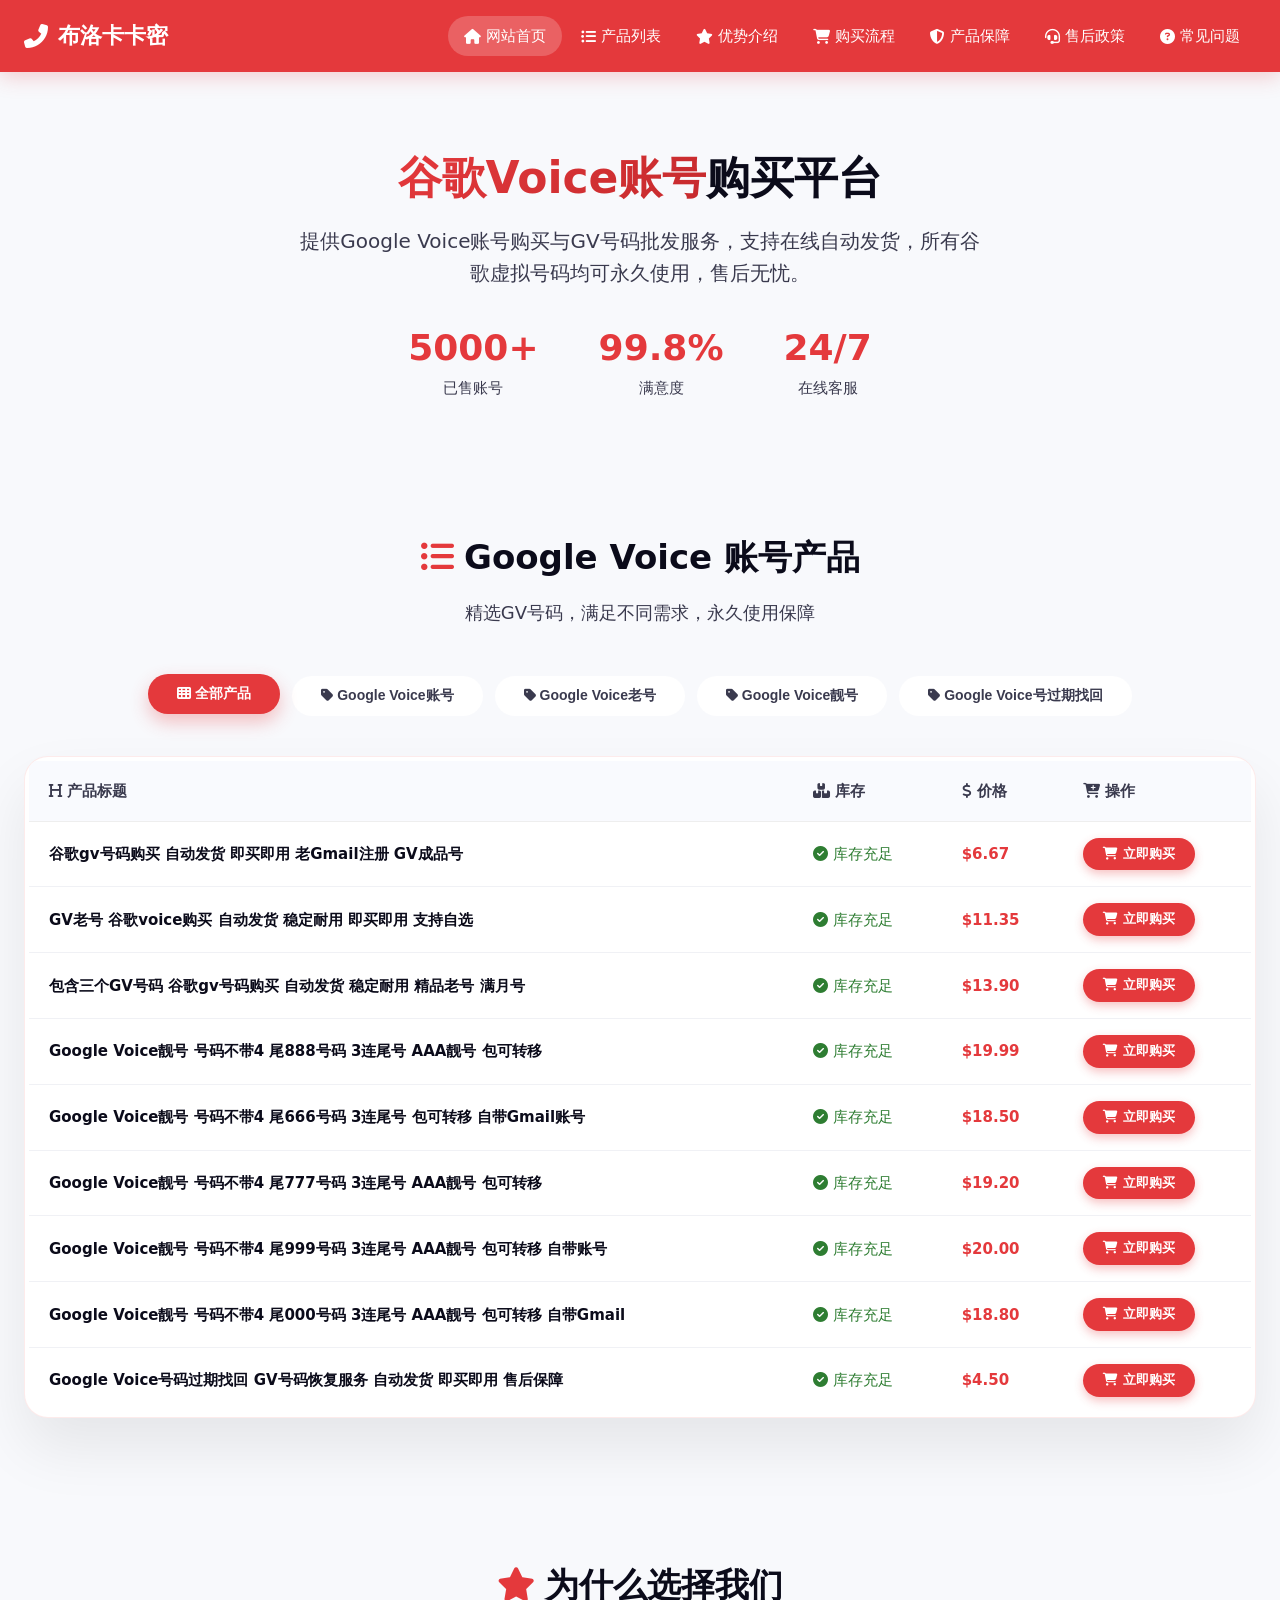
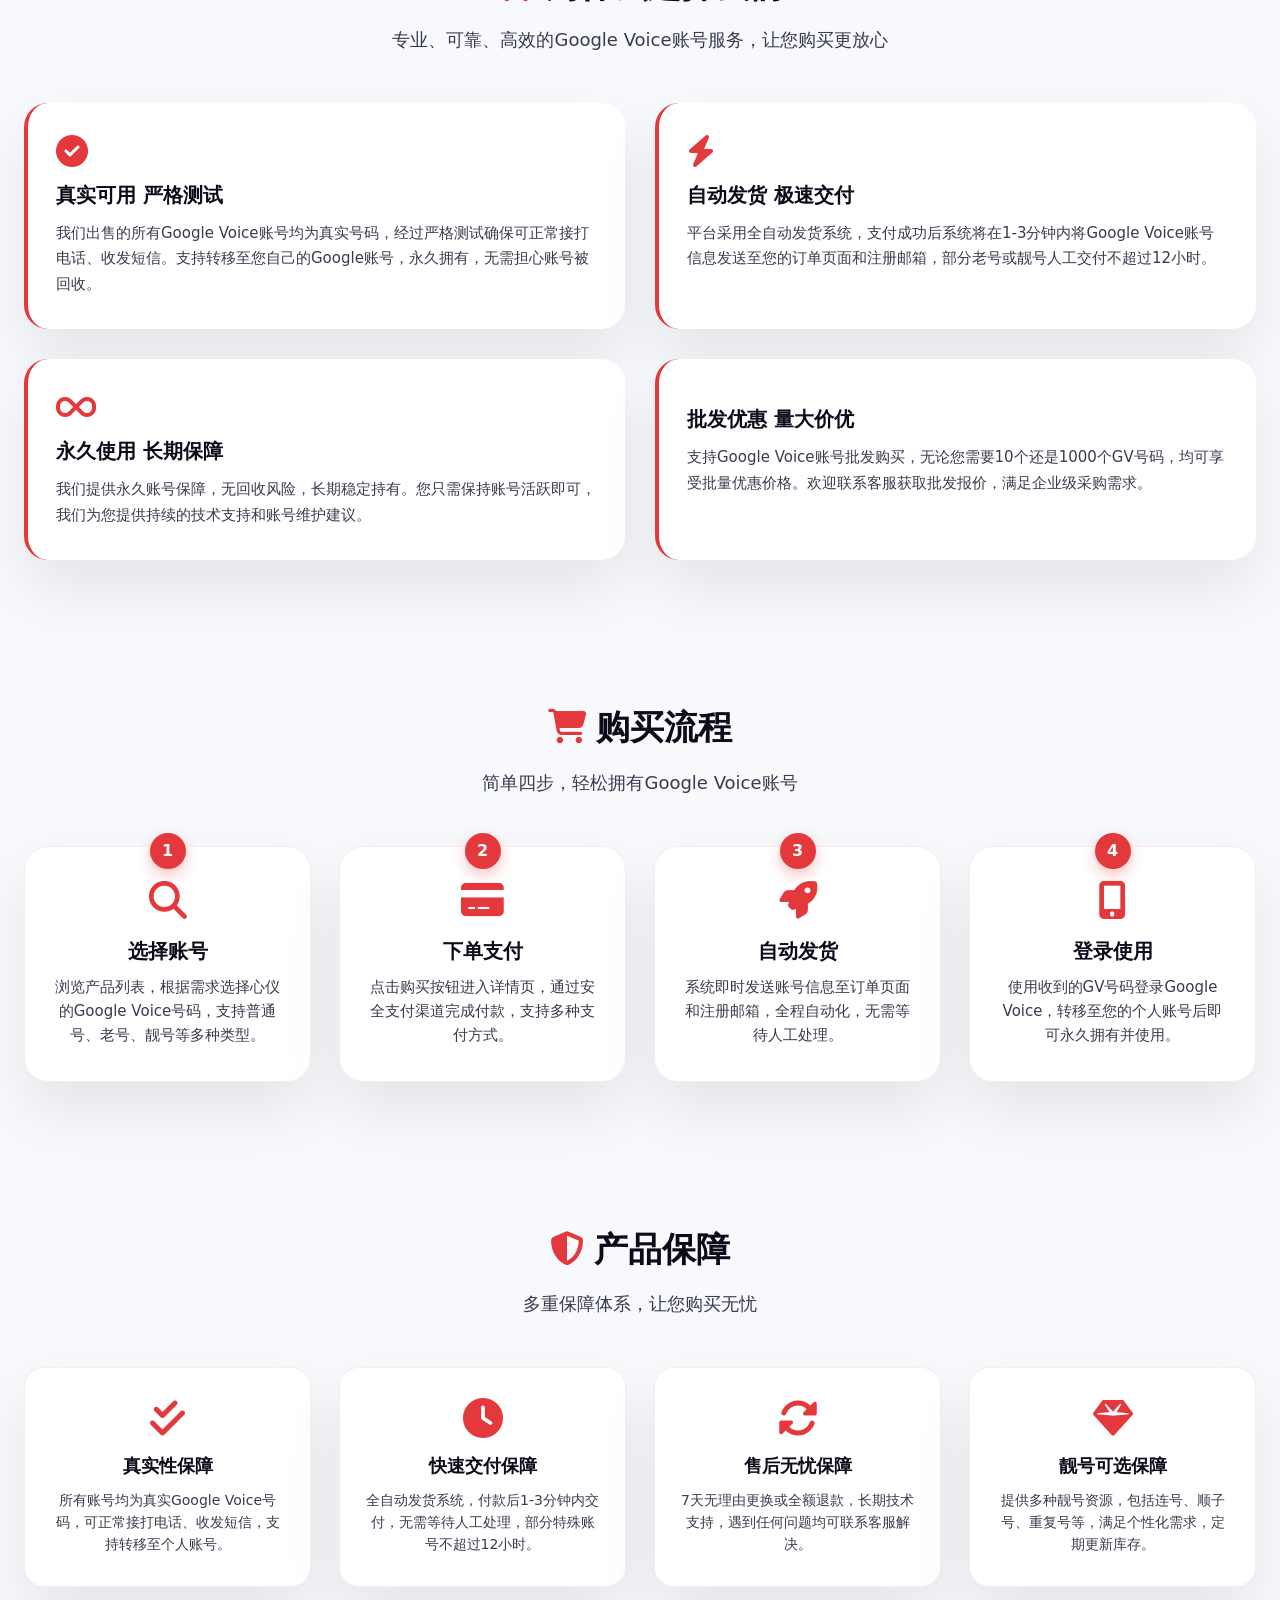
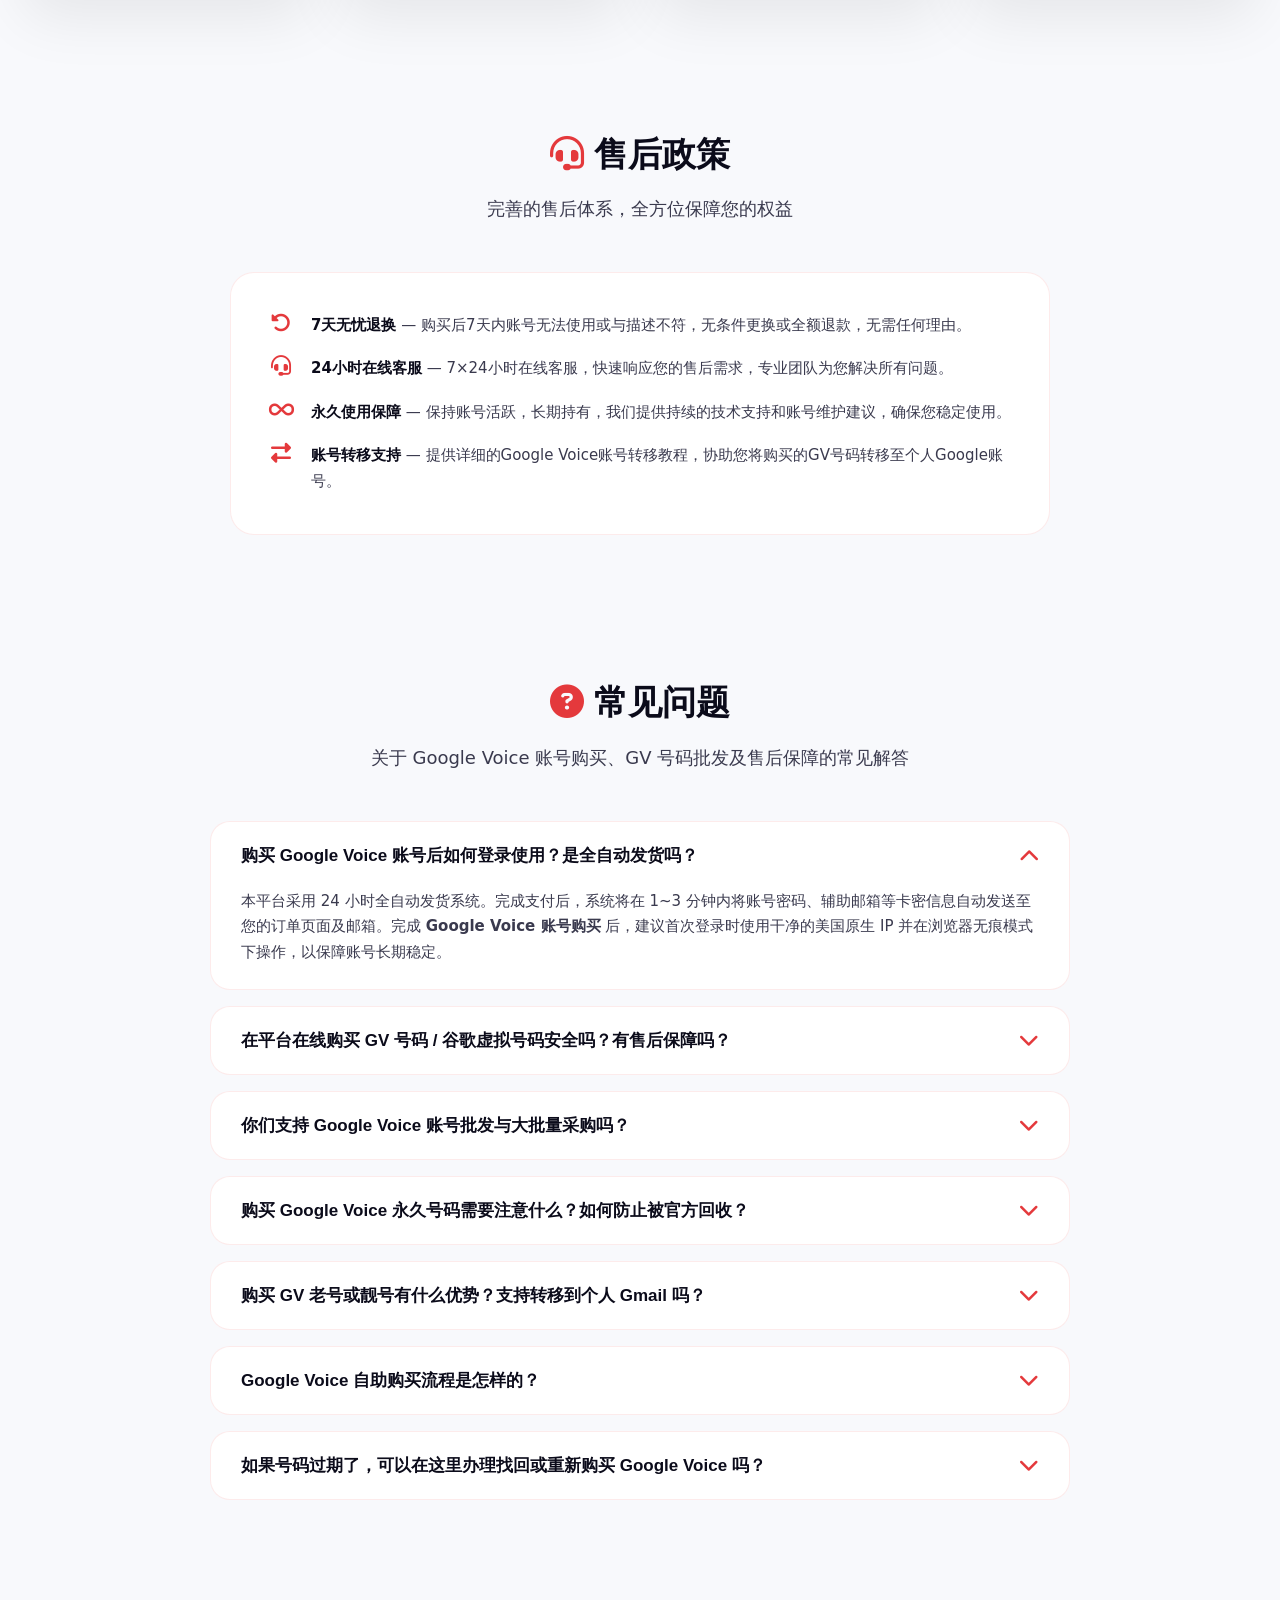
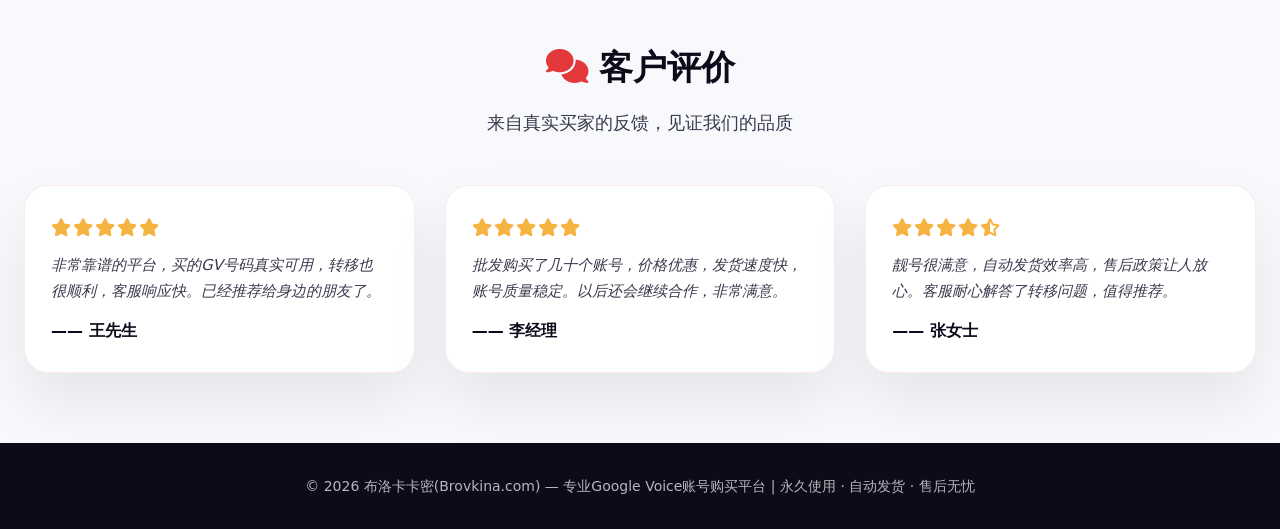
<file: index.html>
<!DOCTYPE html>
<html lang="zh-CN">
<head>
    <meta charset="UTF-8">
    <meta name="viewport" content="width=device-width, initial-scale=1.0">
    <title>Google Voice账号购买_GV号码购买_谷歌GV购买_Google Voice自动发货_GV号批发</title>
    <meta name="description" content="专业提供Google Voice账号购买与GV号码购买服务。本平台支持在线自助购买及Google Voice自动发货，提供GV账号批发与零售，包含Google Voice老号、靓号及谷歌虚拟号码。所有账号均可永久使用，支持转移至个人账号，付款后秒级交付，全天候客服在线，为您提供7天首登包换与完善的售后保障。">
    <meta name="keywords" content="google voice账号购买, gv号码购买, 谷歌gv购买, google voice自动发货, google voice批发, google voice在线购买, 谷歌虚拟号码购买, google voice购买永久">
    <meta name="robots" content="index, follow">
    <meta name="googlebot" content="index, follow">
    <meta property="og:title" content="Google Voice账号购买_GV号码购买_谷歌GV购买_Google Voice自动发货_GV号批发">
    <meta property="og:description" content="专业提供Google Voice账号购买与GV号码购买服务。本平台支持在线自助购买及Google Voice自动发货，提供GV账号批发与零售，包含Google Voice老号、靓号及谷歌虚拟号码。所有账号均可永久使用，支持转移至个人账号，付款后秒级交付，全天候客服在线，为您提供7天首登包换与完善的售后保障。">
    <meta property="og:type" content="website">
    <meta property="og:url" content="https://zsjr810.com">
    <meta property="og:image" content="https://zsjr810.com/static/brovkina/img/brovkina.png">
    <meta property="og:locale" content="zh_CN">
    <meta name="twitter:card" content="summary_large_image">
    <meta name="twitter:title" content="Google Voice账号购买_GV号码购买_谷歌GV购买_Google Voice自动发货_GV号批发">
    <meta name="twitter:description" content="专业提供Google Voice账号购买与GV号码购买服务。本平台支持在线自助购买及Google Voice自动发货，提供GV账号批发与零售，包含Google Voice老号、靓号及谷歌虚拟号码。所有账号均可永久使用，支持转移至个人账号，付款后秒级交付，全天候客服在线，为您提供7天首登包换与完善的售后保障。">
    <meta name="twitter:image" content="https://zsjr810.com/static/brovkina/img/brovkina.png">
    <link rel="canonical" href="https://zsjr810.com">
    <link rel="icon" type="image/x-icon" href="/favicon.ico">
    <link rel="stylesheet" href="https://cdnjs.cloudflare.com/ajax/libs/font-awesome/6.4.0/css/all.min.css">
    <link rel="stylesheet" href="/static/brovkina/css/brovkina.css?v=1787837746">
    <script type="application/ld+json">
        {
            "@context": "https://schema.org",
            "@type": "Organization",
            "name": "布洛卡卡密",
            "description": "专业提供Google Voice账号购买与GV号码购买服务。本平台支持在线自助购买及Google Voice自动发货，提供GV账号批发与零售，包含Google Voice老号、靓号及谷歌虚拟号码。所有账号均可永久使用，支持转移至个人账号，付款后秒级交付，全天候客服在线，为您提供7天首登包换与完善的售后保障。",
            "url": "https://zsjr810.com",
            "logo": "https://zsjr810.com/static/brovkina/img/brovkina.png"
        }
    </script>
    <script type="application/ld+json">
        {
            "@context": "https://schema.org",
            "@type": "FAQPage",
            "mainEntity": [
                {
                    "@type": "Question",
                    "name": "购买 Google Voice 账号后如何登录使用？是自动发货吗？",
                    "acceptedAnswer": {
                        "@type": "Answer",
                        "text": "本平台采用24小时全自动发货系统。完成支付后，系统将在1~3分钟内将账号卡密发送至您的订单页面及邮箱。首次登录建议使用美国原生IP并在无痕浏览器中操作。"
                    }
                },
                {
                    "@type": "Question",
                    "name": "在平台在线购买 GV 号码/谷歌虚拟号码安全吗？有售后保障吗？",
                    "acceptedAnswer": {
                        "@type": "Answer",
                        "text": "作为专业 Google Voice 在线购买平台，我们保证所有账号均为一手正规注册，一人一号。平台提供7天首登包换保障与7×24小时售后支持。"
                    }
                },
                {
                    "@type": "Question",
                    "name": "你们支持 Google Voice 账号批发与大批量采购吗？",
                    "acceptedAnswer": {
                        "@type": "Answer",
                        "text": "支持。我们提供 Google Voice 账号批发服务，支持阶梯式批量优惠与全自动发货，满足企业与工作室的大批量采购需求。"
                    }
                },
                {
                    "@type": "Question",
                    "name": "购买 Google Voice 永久号码需要注意什么？如何防止被回收？",
                    "acceptedAnswer": {
                        "@type": "Answer",
                        "text": "购买后只需每隔1~2个月使用该号码发送一条短信或拨打电话保持活跃，即可防止谷歌官方收回，实现无限期永久使用。"
                    }
                },
                {
                    "@type": "Question",
                    "name": "购买 GV 老号或靓号有什么优势？支持转移到个人 Gmail 吗？",
                    "acceptedAnswer": {
                        "@type": "Answer",
                        "text": "GV老号抗封能力强，靓号辨识度高。平台出售的大部分谷歌GV号码均支持包转移功能，可直接转移至您的个人主Gmail账号中。"
                    }
                },
                {
                    "@type": "Question",
                    "name": "Google Voice 自助购买流程是怎样的？",
                    "acceptedAnswer": {
                        "@type": "Answer",
                        "text": "选购所需产品类型 -> 点击下单支付 -> 系统1-3分钟内全自动发货 -> 提取卡密登录使用。"
                    }
                }
            ]
        }
    </script>
</head>
<body>
<nav class="navbar" role="navigation" aria-label="主导航">
    <div class="nav-container">
        <a href="/" class="brand" aria-label="布洛卡卡密首页">
            <i class="fas fa-phone-alt brand-icon"></i>
            <span class="brand-text">布洛卡卡密</span>
        </a>
        <button class="hamburger" id="hamburger" aria-expanded="false" aria-controls="nav-menu" aria-label="切换导航菜单">
            <span class="bar"></span>
            <span class="bar"></span>
            <span class="bar"></span>
        </button>
        <ul class="nav-menu" id="nav-menu" role="menubar">
            <li role="none"><a href="/" role="menuitem" class="active"><i class="fas fa-home"></i> 网站首页</a></li>
            <li role="none"><a href="/#products" role="menuitem"><i class="fas fa-list-ul"></i> 产品列表</a></li>
            <li role="none"><a href="/#advantages" role="menuitem"><i class="fas fa-star"></i> 优势介绍</a></li>
            <li role="none"><a href="/#process" role="menuitem"><i class="fas fa-shopping-cart"></i> 购买流程</a></li>
            <li role="none"><a href="/#guarantee" role="menuitem"><i class="fas fa-shield-alt"></i> 产品保障</a></li>
            <li role="none"><a href="/#after-sales" role="menuitem"><i class="fas fa-headset"></i> 售后政策</a></li>
            <li role="none"><a href="/#faq" role="menuitem"><i class="fas fa-question-circle"></i> 常见问题</a></li>
        </ul>
    </div>
</nav>
<section class="hero" id="home" aria-labelledby="hero-title">
    <div class="hero-content">
        <h1 id="hero-title"><span class="highlight">谷歌Voice账号</span>购买平台</h1>
        <p>提供Google Voice账号购买与GV号码批发服务，支持在线自动发货，所有谷歌虚拟号码均可永久使用，售后无忧。</p>
        <div class="hero-stats">
            <div class="stat"><span class="number">5000+</span><span class="label">已售账号</span></div>
            <div class="stat"><span class="number">99.8%</span><span class="label">满意度</span></div>
            <div class="stat"><span class="number">24/7</span><span class="label">在线客服</span></div>
        </div>
    </div>
</section>

<section class="section" id="products" aria-labelledby="products-title">
    <h2 class="section-title" id="products-title"><i class="fas fa-list-ul"
                                                     style="color:var(--jd-red);margin-right:10px;"></i>Google Voice
        账号产品</h2>
    <p class="section-sub">精选GV号码，满足不同需求，永久使用保障</p>
    <div class="filter-bar" role="tablist" aria-label="产品分类筛选">
        <button class="filter-btn active" data-category="all" role="tab" aria-selected="true"><i class="fas fa-th"></i>
            全部产品
        </button>
                <button class="filter-btn" data-category="553" role="tab" aria-selected="false"><i class="fas fa-tag"></i>
            Google Voice账号        </button>
                <button class="filter-btn" data-category="554" role="tab" aria-selected="false"><i class="fas fa-tag"></i>
            Google Voice老号        </button>
                <button class="filter-btn" data-category="555" role="tab" aria-selected="false"><i class="fas fa-tag"></i>
            Google Voice靓号        </button>
                <button class="filter-btn" data-category="556" role="tab" aria-selected="false"><i class="fas fa-tag"></i>
            Google Voice号过期找回        </button>
            </div>
    <div class="table-wrap">
        <table class="product-table" aria-label="Google Voice账号产品列表">
            <thead>
            <tr>
                <th><i class="fas fa-heading"></i> 产品标题</th>
                <th><i class="fas fa-boxes"></i> 库存</th>
                <th><i class="fas fa-dollar-sign"></i> 价格</th>
                <th><i class="fas fa-cart-plus"></i> 操作</th>
            </tr>
            </thead>
            <tbody>
                        <tr class="cid-553">
                <td data-label="产品标题">
                    <a href="/detail/gu-ge-gv-hao-ma-gou-mai-zi-dong-fa-huo-ji-mai-ji-yong-lao-Gmail-zhu-ce-GV-cheng-pin-hao.html" class="title">谷歌gv号码购买 自动发货 即买即用 老Gmail注册 GV成品号</a>
                </td>
                <td data-label="库存"><span class="stock"><i class="fas fa-check-circle"></i> 库存充足</span></td>
                <td data-label="价格" class="price">$6.67</td>
                <td data-label="购买"><a href="/detail/gu-ge-gv-hao-ma-gou-mai-zi-dong-fa-huo-ji-mai-ji-yong-lao-Gmail-zhu-ce-GV-cheng-pin-hao.html" class="btn-buy"><i
                        class="fas fa-shopping-cart"></i> 立即购买</a></td>
            </tr>
                        <tr class="cid-554">
                <td data-label="产品标题">
                    <a href="/detail/GV-lao-hao-gu-ge-voice-gou-mai-zi-dong-fa-huo-wen-ding-nai-yong-ji-mai-ji-yong-zhi-chi-zi-xuan.html" class="title">GV老号 谷歌voice购买 自动发货 稳定耐用 即买即用 支持自选</a>
                </td>
                <td data-label="库存"><span class="stock"><i class="fas fa-check-circle"></i> 库存充足</span></td>
                <td data-label="价格" class="price">$11.35</td>
                <td data-label="购买"><a href="/detail/GV-lao-hao-gu-ge-voice-gou-mai-zi-dong-fa-huo-wen-ding-nai-yong-ji-mai-ji-yong-zhi-chi-zi-xuan.html" class="btn-buy"><i
                        class="fas fa-shopping-cart"></i> 立即购买</a></td>
            </tr>
                        <tr class="cid-554">
                <td data-label="产品标题">
                    <a href="/detail/bao-han-san-ge-GV-hao-ma-gu-ge-gv-hao-ma-gou-mai-zi-dong-fa-huo-wen-ding-nai-yong-jing-pin-lao-hao-man-yue-hao.html" class="title">包含三个GV号码 谷歌gv号码购买 自动发货 稳定耐用 精品老号 满月号</a>
                </td>
                <td data-label="库存"><span class="stock"><i class="fas fa-check-circle"></i> 库存充足</span></td>
                <td data-label="价格" class="price">$13.90</td>
                <td data-label="购买"><a href="/detail/bao-han-san-ge-GV-hao-ma-gu-ge-gv-hao-ma-gou-mai-zi-dong-fa-huo-wen-ding-nai-yong-jing-pin-lao-hao-man-yue-hao.html" class="btn-buy"><i
                        class="fas fa-shopping-cart"></i> 立即购买</a></td>
            </tr>
                        <tr class="cid-555">
                <td data-label="产品标题">
                    <a href="/detail/Google-Voice-jing-hao-hao-ma-bu-dai-4-wei-888-hao-ma-3-lian-wei-hao-AAA-jing-hao-bao-ke-zhuan-yi.html" class="title">Google Voice靓号 号码不带4 尾888号码 3连尾号 AAA靓号 包可转移</a>
                </td>
                <td data-label="库存"><span class="stock"><i class="fas fa-check-circle"></i> 库存充足</span></td>
                <td data-label="价格" class="price">$19.99</td>
                <td data-label="购买"><a href="/detail/Google-Voice-jing-hao-hao-ma-bu-dai-4-wei-888-hao-ma-3-lian-wei-hao-AAA-jing-hao-bao-ke-zhuan-yi.html" class="btn-buy"><i
                        class="fas fa-shopping-cart"></i> 立即购买</a></td>
            </tr>
                        <tr class="cid-555">
                <td data-label="产品标题">
                    <a href="/detail/Google-Voice-jing-hao-hao-ma-bu-dai-4-wei-666-hao-ma-3-lian-wei-hao-bao-ke-zhuan-yi-zi-dai-Gmail-zhang-hao.html" class="title">Google Voice靓号 号码不带4 尾666号码 3连尾号 包可转移 自带Gmail账号</a>
                </td>
                <td data-label="库存"><span class="stock"><i class="fas fa-check-circle"></i> 库存充足</span></td>
                <td data-label="价格" class="price">$18.50</td>
                <td data-label="购买"><a href="/detail/Google-Voice-jing-hao-hao-ma-bu-dai-4-wei-666-hao-ma-3-lian-wei-hao-bao-ke-zhuan-yi-zi-dai-Gmail-zhang-hao.html" class="btn-buy"><i
                        class="fas fa-shopping-cart"></i> 立即购买</a></td>
            </tr>
                        <tr class="cid-555">
                <td data-label="产品标题">
                    <a href="/detail/Google-Voice-jing-hao-hao-ma-bu-dai-4-wei-777-hao-ma-3-lian-wei-hao-AAA-jing-hao-bao-ke-zhuan-yi.html" class="title">Google Voice靓号 号码不带4 尾777号码 3连尾号 AAA靓号 包可转移</a>
                </td>
                <td data-label="库存"><span class="stock"><i class="fas fa-check-circle"></i> 库存充足</span></td>
                <td data-label="价格" class="price">$19.20</td>
                <td data-label="购买"><a href="/detail/Google-Voice-jing-hao-hao-ma-bu-dai-4-wei-777-hao-ma-3-lian-wei-hao-AAA-jing-hao-bao-ke-zhuan-yi.html" class="btn-buy"><i
                        class="fas fa-shopping-cart"></i> 立即购买</a></td>
            </tr>
                        <tr class="cid-555">
                <td data-label="产品标题">
                    <a href="/detail/Google-Voice-jing-hao-hao-ma-bu-dai-4-wei-999-hao-ma-3-lian-wei-hao-AAA-jing-hao-bao-ke-zhuan-yi-zi-dai-zhang-hao.html" class="title">Google Voice靓号 号码不带4 尾999号码 3连尾号 AAA靓号 包可转移 自带账号</a>
                </td>
                <td data-label="库存"><span class="stock"><i class="fas fa-check-circle"></i> 库存充足</span></td>
                <td data-label="价格" class="price">$20.00</td>
                <td data-label="购买"><a href="/detail/Google-Voice-jing-hao-hao-ma-bu-dai-4-wei-999-hao-ma-3-lian-wei-hao-AAA-jing-hao-bao-ke-zhuan-yi-zi-dai-zhang-hao.html" class="btn-buy"><i
                        class="fas fa-shopping-cart"></i> 立即购买</a></td>
            </tr>
                        <tr class="cid-555">
                <td data-label="产品标题">
                    <a href="/detail/Google-Voice-jing-hao-hao-ma-bu-dai-4-wei-000-hao-ma-3-lian-wei-hao-AAA-jing-hao-bao-ke-zhuan-yi-zi-dai-Gmail.html" class="title">Google Voice靓号 号码不带4 尾000号码 3连尾号 AAA靓号 包可转移 自带Gmail</a>
                </td>
                <td data-label="库存"><span class="stock"><i class="fas fa-check-circle"></i> 库存充足</span></td>
                <td data-label="价格" class="price">$18.80</td>
                <td data-label="购买"><a href="/detail/Google-Voice-jing-hao-hao-ma-bu-dai-4-wei-000-hao-ma-3-lian-wei-hao-AAA-jing-hao-bao-ke-zhuan-yi-zi-dai-Gmail.html" class="btn-buy"><i
                        class="fas fa-shopping-cart"></i> 立即购买</a></td>
            </tr>
                        <tr class="cid-556">
                <td data-label="产品标题">
                    <a href="/detail/Google-Voice-hao-ma-guo-qi-zhao-hui-GV-hao-ma-hui-fu-fu-wu-zi-dong-fa-huo-ji-mai-ji-yong-shou-hou-bao-zhang.html" class="title">Google Voice号码过期找回 GV号码恢复服务 自动发货 即买即用 售后保障</a>
                </td>
                <td data-label="库存"><span class="stock"><i class="fas fa-check-circle"></i> 库存充足</span></td>
                <td data-label="价格" class="price">$4.50</td>
                <td data-label="购买"><a href="/detail/Google-Voice-hao-ma-guo-qi-zhao-hui-GV-hao-ma-hui-fu-fu-wu-zi-dong-fa-huo-ji-mai-ji-yong-shou-hou-bao-zhang.html" class="btn-buy"><i
                        class="fas fa-shopping-cart"></i> 立即购买</a></td>
            </tr>
                        </tbody>
        </table>
    </div>
</section>

<section class="section" id="advantages" aria-labelledby="advantages-title">
    <h2 class="section-title" id="advantages-title"><i class="fas fa-star"
                                                       style="color:var(--jd-red);margin-right:10px;"></i>为什么选择我们
    </h2>
    <p class="section-sub">专业、可靠、高效的Google Voice账号服务，让您购买更放心</p>
    <div class="feature-grid">
        <div class="feature-item"><i class="fas fa-check-circle icon"></i>
            <h3>真实可用 严格测试</h3>
            <p>我们出售的所有Google
                Voice账号均为真实号码，经过严格测试确保可正常接打电话、收发短信。支持转移至您自己的Google账号，永久拥有，无需担心账号被回收。</p>
        </div>
        <div class="feature-item"><i class="fas fa-bolt icon"></i>
            <h3>自动发货 极速交付</h3>
            <p>平台采用全自动发货系统，支付成功后系统将在1-3分钟内将Google
                Voice账号信息发送至您的订单页面和注册邮箱，部分老号或靓号人工交付不超过12小时。</p></div>
        <div class="feature-item"><i class="fas fa-infinity icon"></i>
            <h3>永久使用 长期保障</h3>
            <p>
                我们提供永久账号保障，无回收风险，长期稳定持有。您只需保持账号活跃即可，我们为您提供持续的技术支持和账号维护建议。</p>
        </div>
        <div class="feature-item"><i class="fas fa-wholesale icon"></i>
            <h3>批发优惠 量大价优</h3>
            <p>支持Google
                Voice账号批发购买，无论您需要10个还是1000个GV号码，均可享受批量优惠价格。欢迎联系客服获取批发报价，满足企业级采购需求。</p>
        </div>
    </div>
</section>

<section class="section" id="process" aria-labelledby="process-title">
    <h2 class="section-title" id="process-title"><i class="fas fa-shopping-cart"
                                                    style="color:var(--jd-red);margin-right:10px;"></i>购买流程</h2>
    <p class="section-sub">简单四步，轻松拥有Google Voice账号</p>
    <div class="process-steps">
        <div class="process-step"><i class="fas fa-search step-icon"></i>
            <h3>选择账号</h3>
            <p>浏览产品列表，根据需求选择心仪的Google Voice号码，支持普通号、老号、靓号等多种类型。</p></div>
        <div class="process-step"><i class="fas fa-credit-card step-icon"></i>
            <h3>下单支付</h3>
            <p>点击购买按钮进入详情页，通过安全支付渠道完成付款，支持多种支付方式。</p></div>
        <div class="process-step"><i class="fas fa-rocket step-icon"></i>
            <h3>自动发货</h3>
            <p>系统即时发送账号信息至订单页面和注册邮箱，全程自动化，无需等待人工处理。</p></div>
        <div class="process-step"><i class="fas fa-mobile-alt step-icon"></i>
            <h3>登录使用</h3>
            <p>使用收到的GV号码登录Google Voice，转移至您的个人账号后即可永久拥有并使用。</p></div>
    </div>
</section>

<section class="section" id="guarantee" aria-labelledby="guarantee-title">
    <h2 class="section-title" id="guarantee-title"><i class="fas fa-shield-alt"
                                                      style="color:var(--jd-red);margin-right:10px;"></i>产品保障</h2>
    <p class="section-sub">多重保障体系，让您购买无忧</p>
    <div class="guarantee-grid">
        <div class="guarantee-card"><i class="fas fa-check-double icon"></i><h4>真实性保障</h4>
            <p>所有账号均为真实Google Voice号码，可正常接打电话、收发短信，支持转移至个人账号。</p></div>
        <div class="guarantee-card"><i class="fas fa-clock icon"></i><h4>快速交付保障</h4>
            <p>全自动发货系统，付款后1-3分钟内交付，无需等待人工处理，部分特殊账号不超过12小时。</p></div>
        <div class="guarantee-card"><i class="fas fa-sync-alt icon"></i><h4>售后无忧保障</h4>
            <p>7天无理由更换或全额退款，长期技术支持，遇到任何问题均可联系客服解决。</p></div>
        <div class="guarantee-card"><i class="fas fa-gem icon"></i><h4>靓号可选保障</h4>
            <p>提供多种靓号资源，包括连号、顺子号、重复号等，满足个性化需求，定期更新库存。</p></div>
    </div>
</section>

<section class="section" id="after-sales" aria-labelledby="after-title">
    <h2 class="section-title" id="after-title"><i class="fas fa-headset"
                                                  style="color:var(--jd-red);margin-right:10px;"></i>售后政策</h2>
    <p class="section-sub">完善的售后体系，全方位保障您的权益</p>
    <div class="after-sales-content">
        <ul>
            <li><i class="fas fa-undo-alt li-icon"></i>
                <div><strong>7天无忧退换</strong> — 购买后7天内账号无法使用或与描述不符，无条件更换或全额退款，无需任何理由。
                </div>
            </li>
            <li><i class="fas fa-headset li-icon"></i>
                <div><strong>24小时在线客服</strong> — 7×24小时在线客服，快速响应您的售后需求，专业团队为您解决所有问题。
                </div>
            </li>
            <li><i class="fas fa-infinity li-icon"></i>
                <div><strong>永久使用保障</strong> — 保持账号活跃，长期持有，我们提供持续的技术支持和账号维护建议，确保您稳定使用。
                </div>
            </li>
            <li><i class="fas fa-exchange-alt li-icon"></i>
                <div><strong>账号转移支持</strong> — 提供详细的Google Voice账号转移教程，协助您将购买的GV号码转移至个人Google账号。
                </div>
            </li>
        </ul>
    </div>
</section>

<section class="section" id="faq" aria-labelledby="faq-title">
    <h2 class="section-title" id="faq-title">
        <i class="fas fa-question-circle" style="color:var(--jd-red);margin-right:10px;"></i>常见问题
    </h2>
    <p class="section-sub">关于 Google Voice 账号购买、GV 号码批发及售后保障的常见解答</p>

    <div class="faq-list" role="list">
        <div class="faq-item active" role="listitem">
            <button class="faq-question" aria-expanded="true">
                购买 Google Voice 账号后如何登录使用？是全自动发货吗？
                <span class="arrow"><i class="fas fa-chevron-down"></i></span>
            </button>
            <div class="faq-answer">
                本平台采用 24 小时全自动发货系统。完成支付后，系统将在 1~3 分钟内将账号密码、辅助邮箱等卡密信息自动发送至您的订单页面及邮箱。完成 <strong>Google Voice 账号购买</strong> 后，建议首次登录时使用干净的美国原生 IP 并在浏览器无痕模式下操作，以保障账号长期稳定。
            </div>
        </div>
        <div class="faq-item" role="listitem">
            <button class="faq-question" aria-expanded="false">
                在平台在线购买 GV 号码 / 谷歌虚拟号码安全吗？有售后保障吗？
                <span class="arrow"><i class="fas fa-chevron-down"></i></span>
            </button>
            <div class="faq-answer">
                作为专业的 <strong>Google Voice 在线购买平台</strong>，我们承诺所有出售的 <strong>谷歌虚拟号码</strong> 与 GV 账号均为一手正规注册，一人一号，绝无二次出售。平台提供 7 天首登包换保障与 24 小时在线售后支持。若首次登录遇到密码错误、被封禁或与描述不符，客服将无条件免费更换或全额退款。
            </div>
        </div>
        <div class="faq-item" role="listitem">
            <button class="faq-question" aria-expanded="false">
                你们支持 Google Voice 账号批发与大批量采购吗？
                <span class="arrow"><i class="fas fa-chevron-down"></i></span>
            </button>
            <div class="faq-answer">
                支持！我们提供专业的 <strong>Google Voice 账号批发</strong> 与 <strong>GV 号批发</strong> 服务。针对工作室及企业级大额采购客户，平台提供阶梯式优惠价格。无论是需要 10 个测试号还是 1000 个批量成品号，均可实现 <strong>Google Voice 自动发货</strong>。如需大批量定制或 API 对接，可随时联系客服获取折扣报价。
            </div>
        </div>
        <div class="faq-item" role="listitem">
            <button class="faq-question" aria-expanded="false">
                购买 Google Voice 永久号码需要注意什么？如何防止被官方回收？
                <span class="arrow"><i class="fas fa-chevron-down"></i></span>
            </button>
            <div class="faq-answer">
                根据谷歌官方规则，Google Voice 号码若长期（通常为 90 天）无主叫电话或短信活动，可能会被系统回收。在进行 <strong>Google Voice 购买永久</strong> 使用时，您只需每隔 1~2 个月使用该号码向任意美国手机号发送一条短信或拨打一次电话保持活跃，即可实现无限期永久持有。
            </div>
        </div>
        <div class="faq-item" role="listitem">
            <button class="faq-question" aria-expanded="false">
                购买 GV 老号或靓号有什么优势？支持转移到个人 Gmail 吗？
                <span class="arrow"><i class="fas fa-chevron-down"></i></span>
            </button>
            <div class="faq-answer">
                在进行 <strong>谷歌 GV 号码购买</strong> 时，选择 GV 老号具备更强的抗封能力与高权重风控防御；靓号（如尾号 888、AAA 连号）则具有极高辨识度。本平台出售的大部分 <strong>GV 账号</strong> 均支持 Transfer（转移）功能，购买后您可以轻松将 GV 号码转移绑定至您自用的主 Gmail 邮箱中。
            </div>
        </div>
        <div class="faq-item" role="listitem">
            <button class="faq-question" aria-expanded="false">
                Google Voice 自助购买流程是怎样的？
                <span class="arrow"><i class="fas fa-chevron-down"></i></span>
            </button>
            <div class="faq-answer">
                <strong>Google Voice 自助购买</strong> 流程非常便捷：1. 在产品列表中选择符合需要的卡密类型（成品号、老号、靓号或找回服务）；2. 点击“立即购买”并完成在线支付；3. 系统将在 1~3 分钟内自动完成发货，您可以在订单结果页直接提取卡密信息并登录使用。
            </div>
        </div>
        <div class="faq-item" role="listitem">
            <button class="faq-question" aria-expanded="false">
                如果号码过期了，可以在这里办理找回或重新购买 Google Voice 吗？
                <span class="arrow"><i class="fas fa-chevron-down"></i></span>
            </button>
            <div class="faq-answer">
                如果您的 GV 号码刚被谷歌官方收回且处于宽限期内，可以购买我们的“GV 号码过期找回服务”尝试人工申诉恢复。若号码已彻底被系统释放，建议您直接重新在线进行 <strong>Google Voice 号码购买</strong>，我们提供即买即用的优质成品号与老号，随买随用、售后无忧。
            </div>
        </div>
    </div>
</section>

<section class="section" id="testimonials" aria-labelledby="testimonial-title">
    <h2 class="section-title" id="testimonial-title"><i class="fas fa-comments"
                                                        style="color:var(--jd-red);margin-right:10px;"></i>客户评价</h2>
    <p class="section-sub">来自真实买家的反馈，见证我们的品质</p>
    <div class="testimonial-grid">
        <div class="testimonial-card">
            <div class="stars"><i class="fas fa-star"></i><i class="fas fa-star"></i><i class="fas fa-star"></i><i
                    class="fas fa-star"></i><i class="fas fa-star"></i></div>
            <p>非常靠谱的平台，买的GV号码真实可用，转移也很顺利，客服响应快。已经推荐给身边的朋友了。</p>
            <div class="author">—— 王先生</div>
        </div>
        <div class="testimonial-card">
            <div class="stars"><i class="fas fa-star"></i><i class="fas fa-star"></i><i class="fas fa-star"></i><i
                    class="fas fa-star"></i><i class="fas fa-star"></i></div>
            <p>批发购买了几十个账号，价格优惠，发货速度快，账号质量稳定。以后还会继续合作，非常满意。</p>
            <div class="author">—— 李经理</div>
        </div>
        <div class="testimonial-card">
            <div class="stars"><i class="fas fa-star"></i><i class="fas fa-star"></i><i class="fas fa-star"></i><i
                    class="fas fa-star"></i><i class="fas fa-star-half-alt"></i></div>
            <p>靓号很满意，自动发货效率高，售后政策让人放心。客服耐心解答了转移问题，值得推荐。</p>
            <div class="author">—— 张女士</div>
        </div>
    </div>
</section>
<footer class="footer">
    <p>© 2026 布洛卡卡密(Brovkina.com) — 专业Google Voice账号购买平台 | 永久使用 · 自动发货 · 售后无忧</p>
</footer>
<script type="text/javascript" src="/static/brovkina/js/jquery.min.js"></script>
<script type="text/javascript" src="/static/brovkina/js/brovkina.js?v=trc20-20261015-2013"></script>
</body>
</html>
</file>
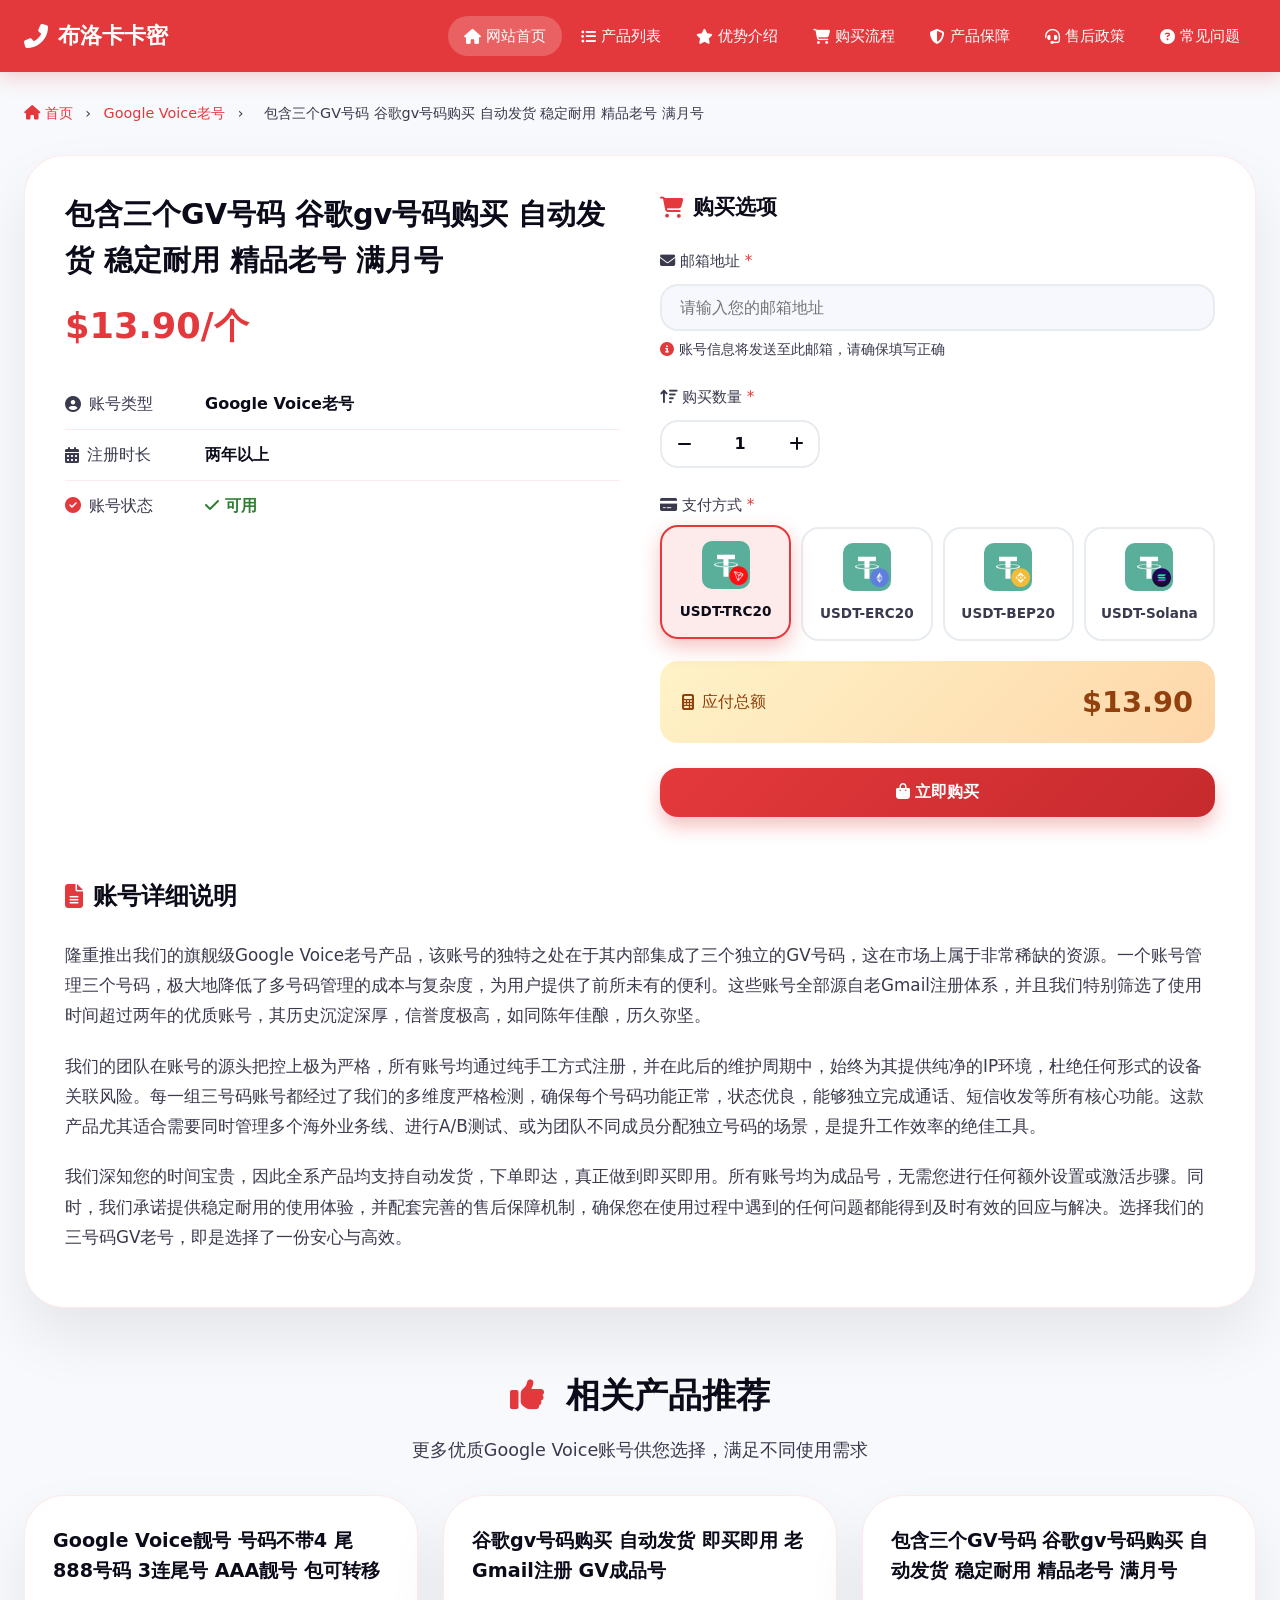
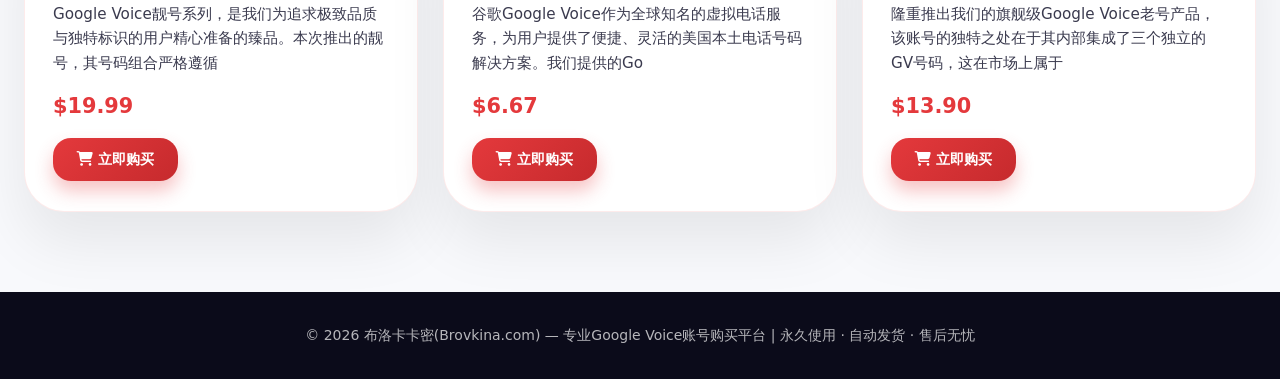
<file: detail/bao-han-san-ge-GV-hao-ma-gu-ge-gv-hao-ma-gou-mai-zi-dong-fa-huo-wen-ding-nai-yong-jing-pin-lao-hao-man-yue-hao.html>
<!DOCTYPE html>
<html lang="zh-CN">
<head>
    <meta charset="UTF-8">
    <meta name="viewport" content="width=device-width, initial-scale=1.0">
    <title>包含三个GV号码 谷歌gv号码购买 自动发货 稳定耐用 精品老号 满月号-布洛卡卡密</title>
    <meta name="description" content="特供Google Voice精品老号，一个账号内置三个独立GV号码，资源稀缺。老Gmail注册，满月且稳定，纯手工打造，无设备关联。支持自动发货，即买即用，稳定耐用，满足多业务线并行验证或团队共用需求，是高效管理者的得力助手。">
    <meta name="keywords" content="gv账号购买,google voice号码购买,google voice购买平台,voice号码购买">
    <meta name="robots" content="index, follow">
    <meta property="og:title" content="包含三个GV号码 谷歌gv号码购买 自动发货 稳定耐用 精品老号 满月号">
    <meta property="og:description" content="特供Google Voice精品老号，一个账号内置三个独立GV号码，资源稀缺。老Gmail注册，满月且稳定，纯手工打造，无设备关联。支持自动发货，即买即用，稳定耐用，满足多业务线并行验证或团队共用需求，是高效管理者的得力助手。">
    <meta property="og:type" content="product">
    <meta property="og:url" content="https://zsjr810.com/detail/bao-han-san-ge-GV-hao-ma-gu-ge-gv-hao-ma-gou-mai-zi-dong-fa-huo-wen-ding-nai-yong-jing-pin-lao-hao-man-yue-hao.html">
    <meta property="og:image" content="https://zsjr810.com/static/brovkina/img/brovkina.png">
    <meta property="og:price:amount" content="13.90">
    <meta property="og:price:currency" content="USD">
    <meta name="twitter:card" content="product">
    <meta name="twitter:title" content="包含三个GV号码 谷歌gv号码购买 自动发货 稳定耐用 精品老号 满月号">
    <meta name="twitter:description" content="特供Google Voice精品老号，一个账号内置三个独立GV号码，资源稀缺。老Gmail注册，满月且稳定，纯手工打造，无设备关联。支持自动发货，即买即用，稳定耐用，满足多业务线并行验证或团队共用需求，是高效管理者的得力助手。">
    <meta name="twitter:image" content="https://zsjr810.com/static/brovkina/img/brovkina.png">
    <meta name="twitter:data1" content="$13.90">
    <meta name="twitter:label1" content="价格">
    <link rel="canonical" href="https://zsjr810.com/detail/bao-han-san-ge-GV-hao-ma-gu-ge-gv-hao-ma-gou-mai-zi-dong-fa-huo-wen-ding-nai-yong-jing-pin-lao-hao-man-yue-hao.html">
    <link rel="icon" type="image/x-icon" href="/favicon.ico">
    <link rel="stylesheet" href="https://cdnjs.cloudflare.com/ajax/libs/font-awesome/6.4.0/css/all.min.css">
    <link rel="stylesheet" href="/static/brovkina/css/brovkina.css?v=1787837746">
    <script type="application/ld+json">
        {
            "@context": "https://schema.org",
            "@type": "Product",
            "name": "包含三个GV号码 谷歌gv号码购买 自动发货 稳定耐用 精品老号 满月号",
            "description": "特供Google Voice精品老号，一个账号内置三个独立GV号码，资源稀缺。老Gmail注册，满月且稳定，纯手工打造，无设备关联。支持自动发货，即买即用，稳定耐用，满足多业务线并行验证或团队共用需求，是高效管理者的得力助手。",
            "image": "https://zsjr810.com/static/brovkina/img/brovkina.png",
            "brand": {
                "@type": "Brand",
                "name": "布洛卡卡密"
            },
            "offers": {
                "@type": "Offer",
                "url": "https://zsjr810.com/detail/bao-han-san-ge-GV-hao-ma-gu-ge-gv-hao-ma-gou-mai-zi-dong-fa-huo-wen-ding-nai-yong-jing-pin-lao-hao-man-yue-hao.html",
                "priceCurrency": "USD",
                "price": "13.90",
                "priceValidUntil": "2026-08-21",
                "availability": "https://schema.org/InStock",
                "seller": {
                    "@type": "Organization",
                    "name": "布洛卡卡密"
                }
            },
            "aggregateRating": {
                "@type": "AggregateRating",
                "ratingValue": "4.9",
                "reviewCount": "92"
            }
        }
    </script>
</head>
<body>
    <nav class="navbar" role="navigation" aria-label="主导航">
    <div class="nav-container">
        <a href="/" class="brand" aria-label="布洛卡卡密首页">
            <i class="fas fa-phone-alt brand-icon"></i>
            <span class="brand-text">布洛卡卡密</span>
        </a>
        <button class="hamburger" id="hamburger" aria-expanded="false" aria-controls="nav-menu" aria-label="切换导航菜单">
            <span class="bar"></span>
            <span class="bar"></span>
            <span class="bar"></span>
        </button>
        <ul class="nav-menu" id="nav-menu" role="menubar">
            <li role="none"><a href="/" role="menuitem" class="active"><i class="fas fa-home"></i> 网站首页</a></li>
            <li role="none"><a href="/#products" role="menuitem"><i class="fas fa-list-ul"></i> 产品列表</a></li>
            <li role="none"><a href="/#advantages" role="menuitem"><i class="fas fa-star"></i> 优势介绍</a></li>
            <li role="none"><a href="/#process" role="menuitem"><i class="fas fa-shopping-cart"></i> 购买流程</a></li>
            <li role="none"><a href="/#guarantee" role="menuitem"><i class="fas fa-shield-alt"></i> 产品保障</a></li>
            <li role="none"><a href="/#after-sales" role="menuitem"><i class="fas fa-headset"></i> 售后政策</a></li>
            <li role="none"><a href="/#faq" role="menuitem"><i class="fas fa-question-circle"></i> 常见问题</a></li>
        </ul>
    </div>
</nav>
    <div class="container">
    <div class="breadcrumb">
        <a href="/"><i class="fas fa-home"></i> 首页</a>
        <span>›</span>
        <a href="/">Google Voice老号</a>
        <span>›</span>
        <span>包含三个GV号码 谷歌gv号码购买 自动发货 稳定耐用 精品老号 满月号</span>
    </div>
</div>

<div class="container">
    <div class="product-d-detail">
        <div class="product-d-info">
            <h1 class="product-d-title">包含三个GV号码 谷歌gv号码购买 自动发货 稳定耐用 精品老号 满月号</h1>
            <div class="product-d-price">$13.90/个</div>
            <div class="product-d-specs">
                                <div class="spec-row">
                    <span class="spec-label"><i class="fas fa-user-circle"></i> 账号类型</span>
                    <span class="spec-value">Google Voice老号</span>
                </div>
                                <div class="spec-row">
                    <span class="spec-label"><i class="fas fa-calendar-alt"></i> 注册时长</span>
                    <span class="spec-value">两年以上</span>
                </div>
                                <div class="spec-row">
                    <span class="spec-label"><i class="fas fa-check-circle" style="color:var(--jd-red);"></i> 账号状态</span>
                    <span class="spec-value highlight"><i class="fas fa-check"></i> 可用</span>
                </div>
            </div>
        </div>

        <div class="purchase-options">
            <h3 class="option-title"><i class="fas fa-shopping-cart"></i> 购买选项</h3>
            <div class="form-group">
                <label class="form-label"><i class="fas fa-envelope"></i> 邮箱地址 <span class="required">*</span></label>
                <input type="email" class="email-input" id="email" placeholder="请输入您的邮箱地址" required>
                <div class="email-hint"><i class="fas fa-info-circle" style="color:var(--jd-red);"></i> 账号信息将发送至此邮箱，请确保填写正确</div>
            </div>
            <div class="form-group">
                <label class="form-label"><i class="fas fa-sort-amount-up"></i> 购买数量 <span class="required">*</span></label>
                <div class="quantity-selector">
                    <button class="quantity-btn subtract"><i class="fas fa-minus"></i></button>
                    <input type="number" class="quantity-input" id="quantity" value="1" min="1" max="1000">
                    <button class="quantity-btn increase"><i class="fas fa-plus"></i></button>
                </div>
            </div>
            <div class="payment-section">
                <div class="form-label"><i class="fas fa-credit-card"></i> 支付方式 <span class="required">*</span></div>
                <div class="payment-methods">
                    <label class="payment-method selected">
                        <div class="payment-icon">
                            <img src="/static/brovkina/img/usdt-trc20.png" alt="USDT-TRC20" width="48" height="48">
                        </div>
                        <div class="payment-text">USDT-TRC20</div>
                    </label>

                    <label class="payment-method">
                        <div class="payment-icon">
                            <img src="/static/brovkina/img/usdt-erc20.png" alt="USDT-ERC20" width="48" height="48">
                        </div>
                        <div class="payment-text">USDT-ERC20</div>
                    </label>
                    <label class="payment-method">
                        <div class="payment-icon">
                            <img src="/static/brovkina/img/usdt-bep20.png" alt="USDT-BEP20" width="48" height="48">
                        </div>
                        <div class="payment-text">USDT-BEP20</div>
                    </label>
                    <label class="payment-method">
                        <div class="payment-icon">
                            <img src="/static/brovkina/img/usdt-solana.png" alt="USDT-Solana" width="48" height="48">
                        </div>
                        <div class="payment-text">USDT-Solana</div>
                    </label>
                </div>
            </div>
            <div class="total-price">
                <span class="total-label"><i class="fas fa-calculator"></i> 应付总额</span>
                <span class="total-amount" id="totalPrice" data-price="13.90">$13.90</span>
            </div>
            <div class="action-buttons">
                <button class="btn btn-primary" id="buyBtn"><i class="fas fa-shopping-bag"></i> 立即购买</button>
            </div>
        </div>

        <div class="product-d-description">
            <h2 class="description-d-title"><i class="fas fa-file-alt"></i> 账号详细说明</h2>
            <div class="description-d-content">
                <p>隆重推出我们的旗舰级Google Voice老号产品，该账号的独特之处在于其内部集成了三个独立的GV号码，这在市场上属于非常稀缺的资源。一个账号管理三个号码，极大地降低了多号码管理的成本与复杂度，为用户提供了前所未有的便利。这些账号全部源自老Gmail注册体系，并且我们特别筛选了使用时间超过两年的优质账号，其历史沉淀深厚，信誉度极高，如同陈年佳酿，历久弥坚。</p><p>我们的团队在账号的源头把控上极为严格，所有账号均通过纯手工方式注册，并在此后的维护周期中，始终为其提供纯净的IP环境，杜绝任何形式的设备关联风险。每一组三号码账号都经过了我们的多维度严格检测，确保每个号码功能正常，状态优良，能够独立完成通话、短信收发等所有核心功能。这款产品尤其适合需要同时管理多个海外业务线、进行A/B测试、或为团队不同成员分配独立号码的场景，是提升工作效率的绝佳工具。</p><p>我们深知您的时间宝贵，因此全系产品均支持自动发货，下单即达，真正做到即买即用。所有账号均为成品号，无需您进行任何额外设置或激活步骤。同时，我们承诺提供稳定耐用的使用体验，并配套完善的售后保障机制，确保您在使用过程中遇到的任何问题都能得到及时有效的回应与解决。选择我们的三号码GV老号，即是选择了一份安心与高效。</p>            </div>
        </div>
    </div>
</div>

<section class="related-products">
    <div class="container">
        <h2 class="section-title"><i class="fas fa-thumbs-up"></i> 相关产品推荐</h2>
        <p class="section-subtitle">更多优质Google Voice账号供您选择，满足不同使用需求</p>
        <div class="product-grid">
                        <div class="ks-product-card">
                <h3 class="ks-product-card-title">Google Voice靓号 号码不带4 尾888号码 3连尾号 AAA靓号 包可转移</h3>
                <p class="ks-product-card-description">Google Voice靓号系列，是我们为追求极致品质与独特标识的用户精心准备的臻品。本次推出的靓号，其号码组合严格遵循</p>
                <div class="ks-product-card-price">$19.99</div>
                <div class="ks-product-card-action">
                    <a href="/detail/Google-Voice-jing-hao-hao-ma-bu-dai-4-wei-888-hao-ma-3-lian-wei-hao-AAA-jing-hao-bao-ke-zhuan-yi.html" class="btn btn-primary" target="_blank"><i class="fas fa-shopping-cart"></i> 立即购买</a>
                </div>
            </div>
                        <div class="ks-product-card">
                <h3 class="ks-product-card-title">谷歌gv号码购买 自动发货 即买即用 老Gmail注册 GV成品号</h3>
                <p class="ks-product-card-description">谷歌Google Voice作为全球知名的虚拟电话服务，为用户提供了便捷、灵活的美国本土电话号码解决方案。我们提供的Go</p>
                <div class="ks-product-card-price">$6.67</div>
                <div class="ks-product-card-action">
                    <a href="/detail/gu-ge-gv-hao-ma-gou-mai-zi-dong-fa-huo-ji-mai-ji-yong-lao-Gmail-zhu-ce-GV-cheng-pin-hao.html" class="btn btn-primary" target="_blank"><i class="fas fa-shopping-cart"></i> 立即购买</a>
                </div>
            </div>
                        <div class="ks-product-card">
                <h3 class="ks-product-card-title">包含三个GV号码 谷歌gv号码购买 自动发货 稳定耐用 精品老号 满月号</h3>
                <p class="ks-product-card-description">隆重推出我们的旗舰级Google Voice老号产品，该账号的独特之处在于其内部集成了三个独立的GV号码，这在市场上属于</p>
                <div class="ks-product-card-price">$13.90</div>
                <div class="ks-product-card-action">
                    <a href="/detail/bao-han-san-ge-GV-hao-ma-gu-ge-gv-hao-ma-gou-mai-zi-dong-fa-huo-wen-ding-nai-yong-jing-pin-lao-hao-man-yue-hao.html" class="btn btn-primary" target="_blank"><i class="fas fa-shopping-cart"></i> 立即购买</a>
                </div>
            </div>
                    </div>
    </div>
</section>
	<footer class="footer">
    <p>© 2026 布洛卡卡密(Brovkina.com) — 专业Google Voice账号购买平台 | 永久使用 · 自动发货 · 售后无忧</p>
</footer>
	<script type="text/javascript" src="/static/brovkina/js/jquery.min.js"></script>
	<script type="text/javascript" src="/static/brovkina/js/clipboard.min.js"></script>
	<script type="text/javascript" src="/static/brovkina/js/qr-code-styling.js"></script>
	<script type="text/javascript" src="/static/brovkina/js/brovkina.js?v=trc20-20261015-2013"></script>
</body>
</html>
</file>
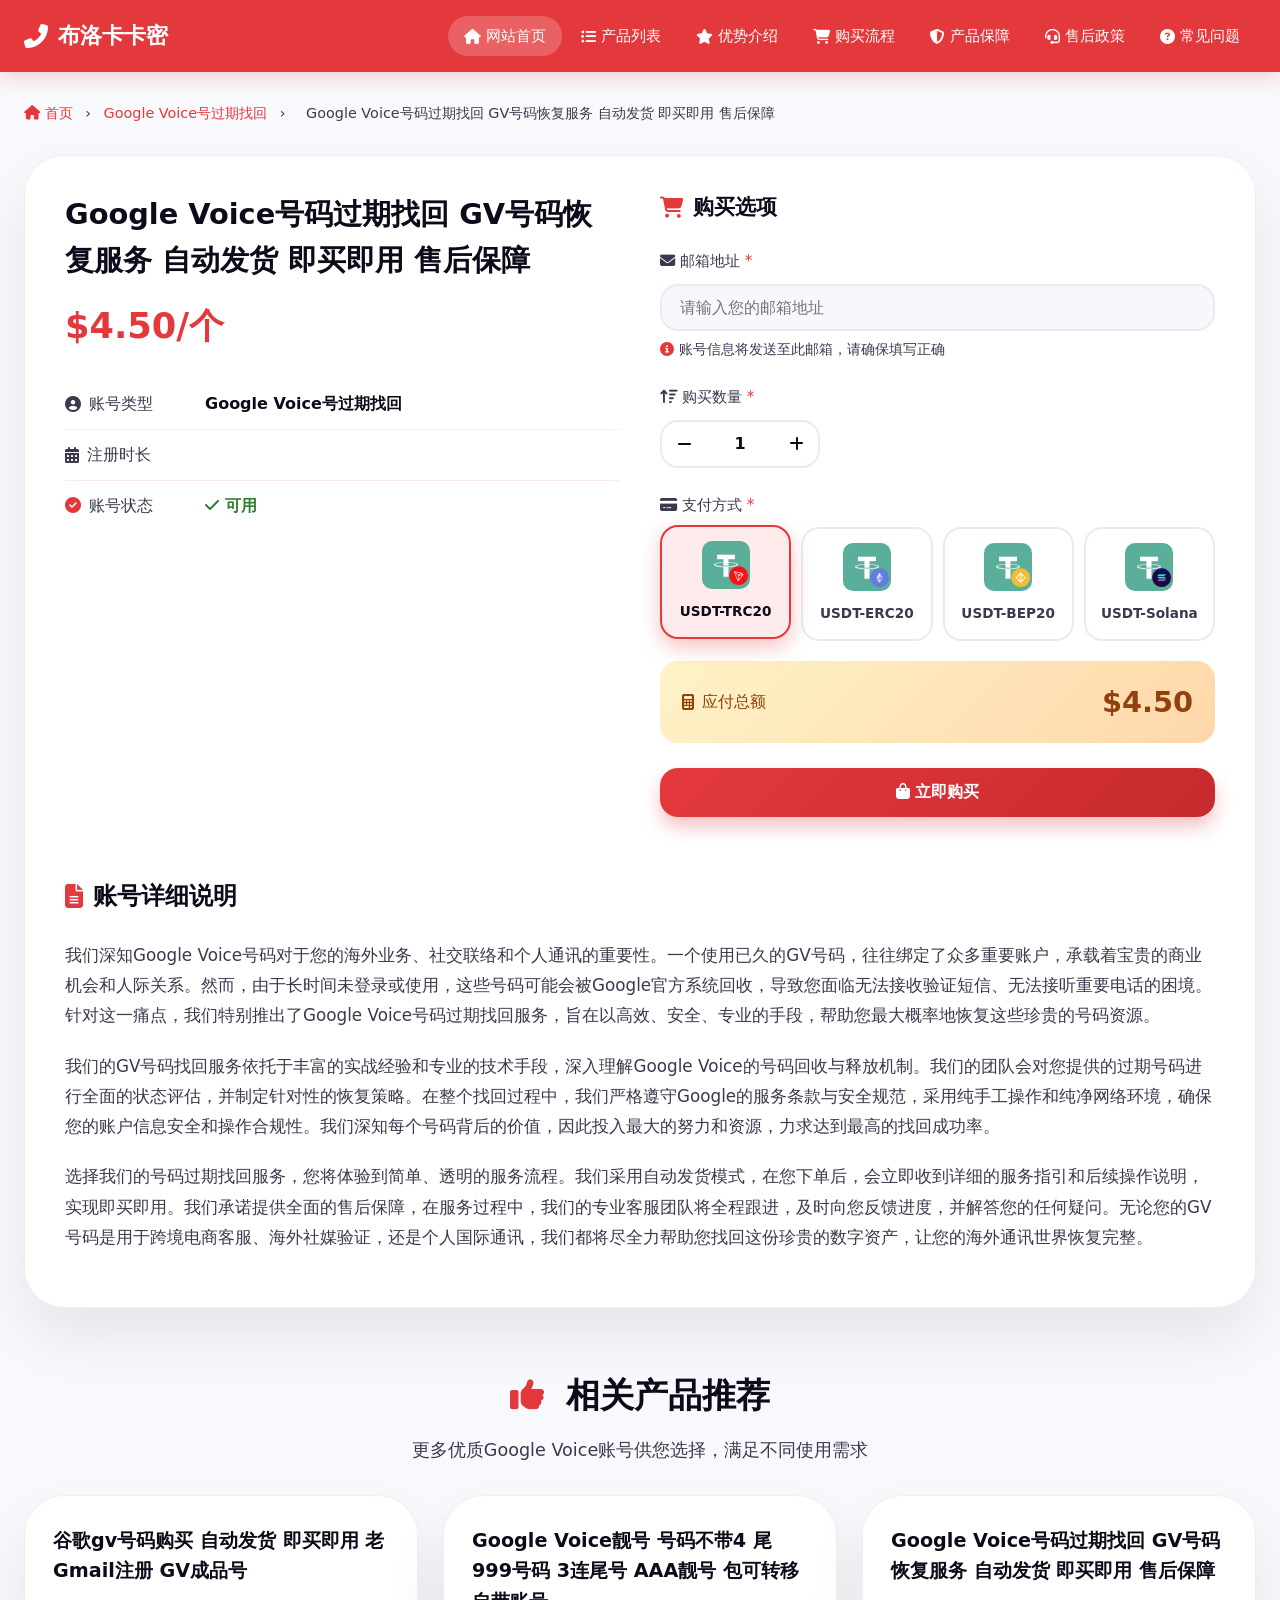
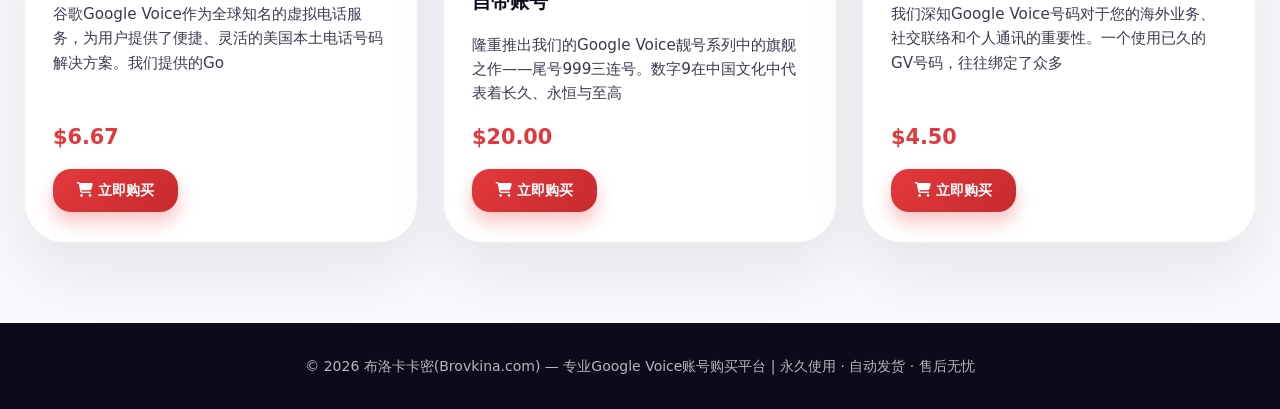
<file: detail/Google-Voice-hao-ma-guo-qi-zhao-hui-GV-hao-ma-hui-fu-fu-wu-zi-dong-fa-huo-ji-mai-ji-yong-shou-hou-bao-zhang.html>
<!DOCTYPE html>
<html lang="zh-CN">
<head>
    <meta charset="UTF-8">
    <meta name="viewport" content="width=device-width, initial-scale=1.0">
    <title>Google Voice号码过期找回 GV号码恢复服务 自动发货 即买即用 售后保障-布洛卡卡密</title>
    <meta name="description" content="专业提供Google Voice号码过期找回服务，帮助您恢复因长期未使用而被回收的GV号码。流程高效，安全可靠，找回成功率高。自动发货，即买即用，让您珍贵的号码失而复得，重拾宝贵的海外通讯联系方式。">
    <meta name="keywords" content="gv号码购买,google voice出售,谷歌gv购买,购买gv号">
    <meta name="robots" content="index, follow">
    <meta property="og:title" content="Google Voice号码过期找回 GV号码恢复服务 自动发货 即买即用 售后保障">
    <meta property="og:description" content="专业提供Google Voice号码过期找回服务，帮助您恢复因长期未使用而被回收的GV号码。流程高效，安全可靠，找回成功率高。自动发货，即买即用，让您珍贵的号码失而复得，重拾宝贵的海外通讯联系方式。">
    <meta property="og:type" content="product">
    <meta property="og:url" content="https://zsjr810.com/detail/Google-Voice-hao-ma-guo-qi-zhao-hui-GV-hao-ma-hui-fu-fu-wu-zi-dong-fa-huo-ji-mai-ji-yong-shou-hou-bao-zhang.html">
    <meta property="og:image" content="https://zsjr810.com/static/brovkina/img/brovkina.png">
    <meta property="og:price:amount" content="4.50">
    <meta property="og:price:currency" content="USD">
    <meta name="twitter:card" content="product">
    <meta name="twitter:title" content="Google Voice号码过期找回 GV号码恢复服务 自动发货 即买即用 售后保障">
    <meta name="twitter:description" content="专业提供Google Voice号码过期找回服务，帮助您恢复因长期未使用而被回收的GV号码。流程高效，安全可靠，找回成功率高。自动发货，即买即用，让您珍贵的号码失而复得，重拾宝贵的海外通讯联系方式。">
    <meta name="twitter:image" content="https://zsjr810.com/static/brovkina/img/brovkina.png">
    <meta name="twitter:data1" content="$4.50">
    <meta name="twitter:label1" content="价格">
    <link rel="canonical" href="https://zsjr810.com/detail/Google-Voice-hao-ma-guo-qi-zhao-hui-GV-hao-ma-hui-fu-fu-wu-zi-dong-fa-huo-ji-mai-ji-yong-shou-hou-bao-zhang.html">
    <link rel="icon" type="image/x-icon" href="/favicon.ico">
    <link rel="stylesheet" href="https://cdnjs.cloudflare.com/ajax/libs/font-awesome/6.4.0/css/all.min.css">
    <link rel="stylesheet" href="/static/brovkina/css/brovkina.css?v=1787837746">
    <script type="application/ld+json">
        {
            "@context": "https://schema.org",
            "@type": "Product",
            "name": "Google Voice号码过期找回 GV号码恢复服务 自动发货 即买即用 售后保障",
            "description": "专业提供Google Voice号码过期找回服务，帮助您恢复因长期未使用而被回收的GV号码。流程高效，安全可靠，找回成功率高。自动发货，即买即用，让您珍贵的号码失而复得，重拾宝贵的海外通讯联系方式。",
            "image": "https://zsjr810.com/static/brovkina/img/brovkina.png",
            "brand": {
                "@type": "Brand",
                "name": "布洛卡卡密"
            },
            "offers": {
                "@type": "Offer",
                "url": "https://zsjr810.com/detail/Google-Voice-hao-ma-guo-qi-zhao-hui-GV-hao-ma-hui-fu-fu-wu-zi-dong-fa-huo-ji-mai-ji-yong-shou-hou-bao-zhang.html",
                "priceCurrency": "USD",
                "price": "4.50",
                "priceValidUntil": "2026-08-21",
                "availability": "https://schema.org/InStock",
                "seller": {
                    "@type": "Organization",
                    "name": "布洛卡卡密"
                }
            },
            "aggregateRating": {
                "@type": "AggregateRating",
                "ratingValue": "5.0",
                "reviewCount": "92"
            }
        }
    </script>
</head>
<body>
    <nav class="navbar" role="navigation" aria-label="主导航">
    <div class="nav-container">
        <a href="/" class="brand" aria-label="布洛卡卡密首页">
            <i class="fas fa-phone-alt brand-icon"></i>
            <span class="brand-text">布洛卡卡密</span>
        </a>
        <button class="hamburger" id="hamburger" aria-expanded="false" aria-controls="nav-menu" aria-label="切换导航菜单">
            <span class="bar"></span>
            <span class="bar"></span>
            <span class="bar"></span>
        </button>
        <ul class="nav-menu" id="nav-menu" role="menubar">
            <li role="none"><a href="/" role="menuitem" class="active"><i class="fas fa-home"></i> 网站首页</a></li>
            <li role="none"><a href="/#products" role="menuitem"><i class="fas fa-list-ul"></i> 产品列表</a></li>
            <li role="none"><a href="/#advantages" role="menuitem"><i class="fas fa-star"></i> 优势介绍</a></li>
            <li role="none"><a href="/#process" role="menuitem"><i class="fas fa-shopping-cart"></i> 购买流程</a></li>
            <li role="none"><a href="/#guarantee" role="menuitem"><i class="fas fa-shield-alt"></i> 产品保障</a></li>
            <li role="none"><a href="/#after-sales" role="menuitem"><i class="fas fa-headset"></i> 售后政策</a></li>
            <li role="none"><a href="/#faq" role="menuitem"><i class="fas fa-question-circle"></i> 常见问题</a></li>
        </ul>
    </div>
</nav>
    <div class="container">
    <div class="breadcrumb">
        <a href="/"><i class="fas fa-home"></i> 首页</a>
        <span>›</span>
        <a href="/">Google Voice号过期找回</a>
        <span>›</span>
        <span>Google Voice号码过期找回 GV号码恢复服务 自动发货 即买即用 售后保障</span>
    </div>
</div>

<div class="container">
    <div class="product-d-detail">
        <div class="product-d-info">
            <h1 class="product-d-title">Google Voice号码过期找回 GV号码恢复服务 自动发货 即买即用 售后保障</h1>
            <div class="product-d-price">$4.50/个</div>
            <div class="product-d-specs">
                                <div class="spec-row">
                    <span class="spec-label"><i class="fas fa-user-circle"></i> 账号类型</span>
                    <span class="spec-value">Google Voice号过期找回</span>
                </div>
                                <div class="spec-row">
                    <span class="spec-label"><i class="fas fa-calendar-alt"></i> 注册时长</span>
                    <span class="spec-value"></span>
                </div>
                                <div class="spec-row">
                    <span class="spec-label"><i class="fas fa-check-circle" style="color:var(--jd-red);"></i> 账号状态</span>
                    <span class="spec-value highlight"><i class="fas fa-check"></i> 可用</span>
                </div>
            </div>
        </div>

        <div class="purchase-options">
            <h3 class="option-title"><i class="fas fa-shopping-cart"></i> 购买选项</h3>
            <div class="form-group">
                <label class="form-label"><i class="fas fa-envelope"></i> 邮箱地址 <span class="required">*</span></label>
                <input type="email" class="email-input" id="email" placeholder="请输入您的邮箱地址" required>
                <div class="email-hint"><i class="fas fa-info-circle" style="color:var(--jd-red);"></i> 账号信息将发送至此邮箱，请确保填写正确</div>
            </div>
            <div class="form-group">
                <label class="form-label"><i class="fas fa-sort-amount-up"></i> 购买数量 <span class="required">*</span></label>
                <div class="quantity-selector">
                    <button class="quantity-btn subtract"><i class="fas fa-minus"></i></button>
                    <input type="number" class="quantity-input" id="quantity" value="1" min="1" max="1000">
                    <button class="quantity-btn increase"><i class="fas fa-plus"></i></button>
                </div>
            </div>
            <div class="payment-section">
                <div class="form-label"><i class="fas fa-credit-card"></i> 支付方式 <span class="required">*</span></div>
                <div class="payment-methods">
                    <label class="payment-method selected">
                        <div class="payment-icon">
                            <img src="/static/brovkina/img/usdt-trc20.png" alt="USDT-TRC20" width="48" height="48">
                        </div>
                        <div class="payment-text">USDT-TRC20</div>
                    </label>

                    <label class="payment-method">
                        <div class="payment-icon">
                            <img src="/static/brovkina/img/usdt-erc20.png" alt="USDT-ERC20" width="48" height="48">
                        </div>
                        <div class="payment-text">USDT-ERC20</div>
                    </label>
                    <label class="payment-method">
                        <div class="payment-icon">
                            <img src="/static/brovkina/img/usdt-bep20.png" alt="USDT-BEP20" width="48" height="48">
                        </div>
                        <div class="payment-text">USDT-BEP20</div>
                    </label>
                    <label class="payment-method">
                        <div class="payment-icon">
                            <img src="/static/brovkina/img/usdt-solana.png" alt="USDT-Solana" width="48" height="48">
                        </div>
                        <div class="payment-text">USDT-Solana</div>
                    </label>
                </div>
            </div>
            <div class="total-price">
                <span class="total-label"><i class="fas fa-calculator"></i> 应付总额</span>
                <span class="total-amount" id="totalPrice" data-price="4.50">$4.50</span>
            </div>
            <div class="action-buttons">
                <button class="btn btn-primary" id="buyBtn"><i class="fas fa-shopping-bag"></i> 立即购买</button>
            </div>
        </div>

        <div class="product-d-description">
            <h2 class="description-d-title"><i class="fas fa-file-alt"></i> 账号详细说明</h2>
            <div class="description-d-content">
                <p>我们深知Google Voice号码对于您的海外业务、社交联络和个人通讯的重要性。一个使用已久的GV号码，往往绑定了众多重要账户，承载着宝贵的商业机会和人际关系。然而，由于长时间未登录或使用，这些号码可能会被Google官方系统回收，导致您面临无法接收验证短信、无法接听重要电话的困境。针对这一痛点，我们特别推出了Google Voice号码过期找回服务，旨在以高效、安全、专业的手段，帮助您最大概率地恢复这些珍贵的号码资源。</p><p>我们的GV号码找回服务依托于丰富的实战经验和专业的技术手段，深入理解Google Voice的号码回收与释放机制。我们的团队会对您提供的过期号码进行全面的状态评估，并制定针对性的恢复策略。在整个找回过程中，我们严格遵守Google的服务条款与安全规范，采用纯手工操作和纯净网络环境，确保您的账户信息安全和操作合规性。我们深知每个号码背后的价值，因此投入最大的努力和资源，力求达到最高的找回成功率。</p><p>选择我们的号码过期找回服务，您将体验到简单、透明的服务流程。我们采用自动发货模式，在您下单后，会立即收到详细的服务指引和后续操作说明，实现即买即用。我们承诺提供全面的售后保障，在服务过程中，我们的专业客服团队将全程跟进，及时向您反馈进度，并解答您的任何疑问。无论您的GV号码是用于跨境电商客服、海外社媒验证，还是个人国际通讯，我们都将尽全力帮助您找回这份珍贵的数字资产，让您的海外通讯世界恢复完整。</p>            </div>
        </div>
    </div>
</div>

<section class="related-products">
    <div class="container">
        <h2 class="section-title"><i class="fas fa-thumbs-up"></i> 相关产品推荐</h2>
        <p class="section-subtitle">更多优质Google Voice账号供您选择，满足不同使用需求</p>
        <div class="product-grid">
                        <div class="ks-product-card">
                <h3 class="ks-product-card-title">谷歌gv号码购买 自动发货 即买即用 老Gmail注册 GV成品号</h3>
                <p class="ks-product-card-description">谷歌Google Voice作为全球知名的虚拟电话服务，为用户提供了便捷、灵活的美国本土电话号码解决方案。我们提供的Go</p>
                <div class="ks-product-card-price">$6.67</div>
                <div class="ks-product-card-action">
                    <a href="/detail/gu-ge-gv-hao-ma-gou-mai-zi-dong-fa-huo-ji-mai-ji-yong-lao-Gmail-zhu-ce-GV-cheng-pin-hao.html" class="btn btn-primary" target="_blank"><i class="fas fa-shopping-cart"></i> 立即购买</a>
                </div>
            </div>
                        <div class="ks-product-card">
                <h3 class="ks-product-card-title">Google Voice靓号 号码不带4 尾999号码 3连尾号 AAA靓号 包可转移 自带账号</h3>
                <p class="ks-product-card-description">隆重推出我们的Google Voice靓号系列中的旗舰之作——尾号999三连号。数字9在中国文化中代表着长久、永恒与至高</p>
                <div class="ks-product-card-price">$20.00</div>
                <div class="ks-product-card-action">
                    <a href="/detail/Google-Voice-jing-hao-hao-ma-bu-dai-4-wei-999-hao-ma-3-lian-wei-hao-AAA-jing-hao-bao-ke-zhuan-yi-zi-dai-zhang-hao.html" class="btn btn-primary" target="_blank"><i class="fas fa-shopping-cart"></i> 立即购买</a>
                </div>
            </div>
                        <div class="ks-product-card">
                <h3 class="ks-product-card-title">Google Voice号码过期找回 GV号码恢复服务 自动发货 即买即用 售后保障</h3>
                <p class="ks-product-card-description">我们深知Google Voice号码对于您的海外业务、社交联络和个人通讯的重要性。一个使用已久的GV号码，往往绑定了众多</p>
                <div class="ks-product-card-price">$4.50</div>
                <div class="ks-product-card-action">
                    <a href="/detail/Google-Voice-hao-ma-guo-qi-zhao-hui-GV-hao-ma-hui-fu-fu-wu-zi-dong-fa-huo-ji-mai-ji-yong-shou-hou-bao-zhang.html" class="btn btn-primary" target="_blank"><i class="fas fa-shopping-cart"></i> 立即购买</a>
                </div>
            </div>
                    </div>
    </div>
</section>
	<footer class="footer">
    <p>© 2026 布洛卡卡密(Brovkina.com) — 专业Google Voice账号购买平台 | 永久使用 · 自动发货 · 售后无忧</p>
</footer>
	<script type="text/javascript" src="/static/brovkina/js/jquery.min.js"></script>
	<script type="text/javascript" src="/static/brovkina/js/clipboard.min.js"></script>
	<script type="text/javascript" src="/static/brovkina/js/qr-code-styling.js"></script>
	<script type="text/javascript" src="/static/brovkina/js/brovkina.js?v=trc20-20261015-2013"></script>
</body>
</html>
</file>
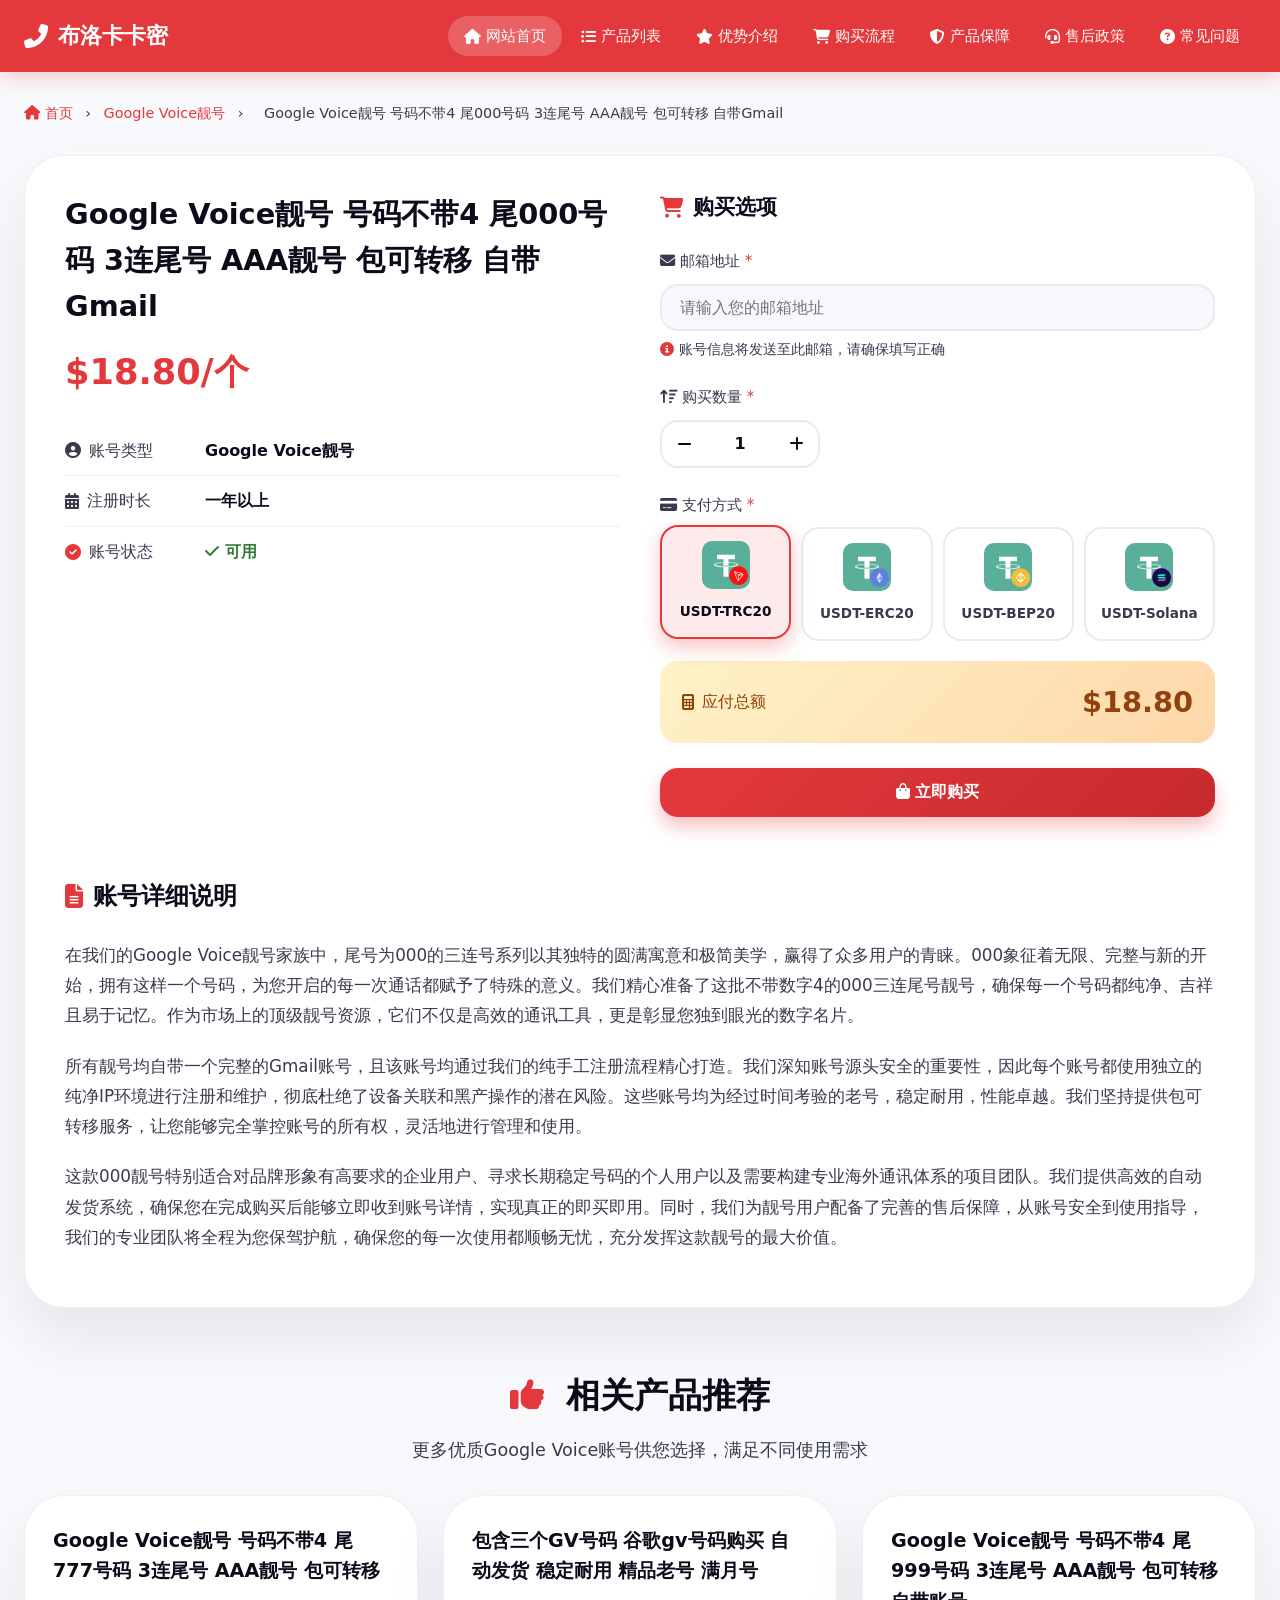
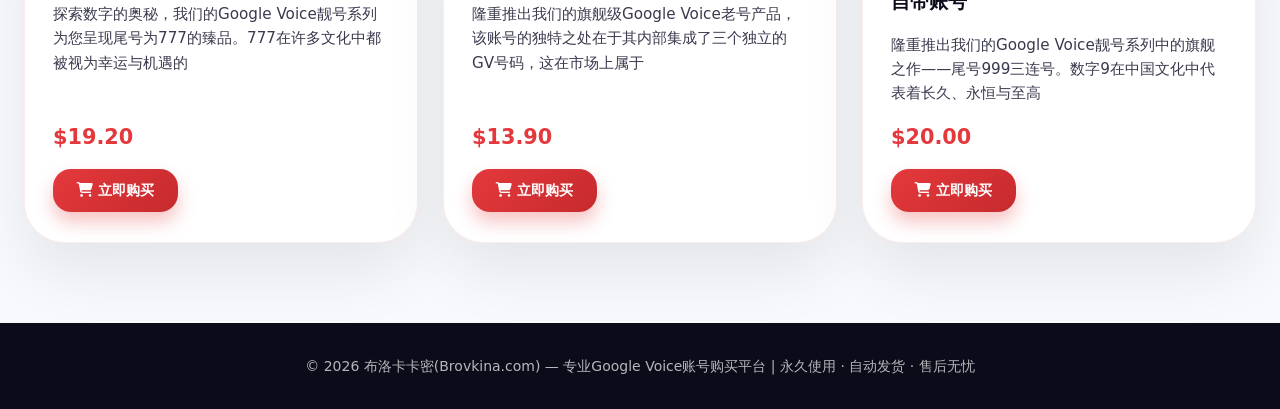
<file: detail/Google-Voice-jing-hao-hao-ma-bu-dai-4-wei-000-hao-ma-3-lian-wei-hao-AAA-jing-hao-bao-ke-zhuan-yi-zi-dai-Gmail.html>
<!DOCTYPE html>
<html lang="zh-CN">
<head>
    <meta charset="UTF-8">
    <meta name="viewport" content="width=device-width, initial-scale=1.0">
    <title>Google Voice靓号 号码不带4 尾000号码 3连尾号 AAA靓号 包可转移 自带Gmail-布洛卡卡密</title>
    <meta name="description" content="精选GV靓号，号码不带4且以000三连号结尾，象征圆满与无限可能。自带Gmail账号，品质卓越。账号纯手工注册，老号稳定，无设备关联。承诺包可转移，安全可靠。自动发货，即买即用，是企业级应用和个人珍藏的首选。">
    <meta name="keywords" content="谷歌虚拟号码购买,google voice购买永久,voice账号购买,购买google voice">
    <meta name="robots" content="index, follow">
    <meta property="og:title" content="Google Voice靓号 号码不带4 尾000号码 3连尾号 AAA靓号 包可转移 自带Gmail">
    <meta property="og:description" content="精选GV靓号，号码不带4且以000三连号结尾，象征圆满与无限可能。自带Gmail账号，品质卓越。账号纯手工注册，老号稳定，无设备关联。承诺包可转移，安全可靠。自动发货，即买即用，是企业级应用和个人珍藏的首选。">
    <meta property="og:type" content="product">
    <meta property="og:url" content="https://zsjr810.com/detail/Google-Voice-jing-hao-hao-ma-bu-dai-4-wei-000-hao-ma-3-lian-wei-hao-AAA-jing-hao-bao-ke-zhuan-yi-zi-dai-Gmail.html">
    <meta property="og:image" content="https://zsjr810.com/static/brovkina/img/brovkina.png">
    <meta property="og:price:amount" content="18.80">
    <meta property="og:price:currency" content="USD">
    <meta name="twitter:card" content="product">
    <meta name="twitter:title" content="Google Voice靓号 号码不带4 尾000号码 3连尾号 AAA靓号 包可转移 自带Gmail">
    <meta name="twitter:description" content="精选GV靓号，号码不带4且以000三连号结尾，象征圆满与无限可能。自带Gmail账号，品质卓越。账号纯手工注册，老号稳定，无设备关联。承诺包可转移，安全可靠。自动发货，即买即用，是企业级应用和个人珍藏的首选。">
    <meta name="twitter:image" content="https://zsjr810.com/static/brovkina/img/brovkina.png">
    <meta name="twitter:data1" content="$18.80">
    <meta name="twitter:label1" content="价格">
    <link rel="canonical" href="https://zsjr810.com/detail/Google-Voice-jing-hao-hao-ma-bu-dai-4-wei-000-hao-ma-3-lian-wei-hao-AAA-jing-hao-bao-ke-zhuan-yi-zi-dai-Gmail.html">
    <link rel="icon" type="image/x-icon" href="/favicon.ico">
    <link rel="stylesheet" href="https://cdnjs.cloudflare.com/ajax/libs/font-awesome/6.4.0/css/all.min.css">
    <link rel="stylesheet" href="/static/brovkina/css/brovkina.css?v=1787837746">
    <script type="application/ld+json">
        {
            "@context": "https://schema.org",
            "@type": "Product",
            "name": "Google Voice靓号 号码不带4 尾000号码 3连尾号 AAA靓号 包可转移 自带Gmail",
            "description": "精选GV靓号，号码不带4且以000三连号结尾，象征圆满与无限可能。自带Gmail账号，品质卓越。账号纯手工注册，老号稳定，无设备关联。承诺包可转移，安全可靠。自动发货，即买即用，是企业级应用和个人珍藏的首选。",
            "image": "https://zsjr810.com/static/brovkina/img/brovkina.png",
            "brand": {
                "@type": "Brand",
                "name": "布洛卡卡密"
            },
            "offers": {
                "@type": "Offer",
                "url": "https://zsjr810.com/detail/Google-Voice-jing-hao-hao-ma-bu-dai-4-wei-000-hao-ma-3-lian-wei-hao-AAA-jing-hao-bao-ke-zhuan-yi-zi-dai-Gmail.html",
                "priceCurrency": "USD",
                "price": "18.80",
                "priceValidUntil": "2026-08-21",
                "availability": "https://schema.org/InStock",
                "seller": {
                    "@type": "Organization",
                    "name": "布洛卡卡密"
                }
            },
            "aggregateRating": {
                "@type": "AggregateRating",
                "ratingValue": "4.9",
                "reviewCount": "92"
            }
        }
    </script>
</head>
<body>
    <nav class="navbar" role="navigation" aria-label="主导航">
    <div class="nav-container">
        <a href="/" class="brand" aria-label="布洛卡卡密首页">
            <i class="fas fa-phone-alt brand-icon"></i>
            <span class="brand-text">布洛卡卡密</span>
        </a>
        <button class="hamburger" id="hamburger" aria-expanded="false" aria-controls="nav-menu" aria-label="切换导航菜单">
            <span class="bar"></span>
            <span class="bar"></span>
            <span class="bar"></span>
        </button>
        <ul class="nav-menu" id="nav-menu" role="menubar">
            <li role="none"><a href="/" role="menuitem" class="active"><i class="fas fa-home"></i> 网站首页</a></li>
            <li role="none"><a href="/#products" role="menuitem"><i class="fas fa-list-ul"></i> 产品列表</a></li>
            <li role="none"><a href="/#advantages" role="menuitem"><i class="fas fa-star"></i> 优势介绍</a></li>
            <li role="none"><a href="/#process" role="menuitem"><i class="fas fa-shopping-cart"></i> 购买流程</a></li>
            <li role="none"><a href="/#guarantee" role="menuitem"><i class="fas fa-shield-alt"></i> 产品保障</a></li>
            <li role="none"><a href="/#after-sales" role="menuitem"><i class="fas fa-headset"></i> 售后政策</a></li>
            <li role="none"><a href="/#faq" role="menuitem"><i class="fas fa-question-circle"></i> 常见问题</a></li>
        </ul>
    </div>
</nav>
    <div class="container">
    <div class="breadcrumb">
        <a href="/"><i class="fas fa-home"></i> 首页</a>
        <span>›</span>
        <a href="/">Google Voice靓号</a>
        <span>›</span>
        <span>Google Voice靓号 号码不带4 尾000号码 3连尾号 AAA靓号 包可转移 自带Gmail</span>
    </div>
</div>

<div class="container">
    <div class="product-d-detail">
        <div class="product-d-info">
            <h1 class="product-d-title">Google Voice靓号 号码不带4 尾000号码 3连尾号 AAA靓号 包可转移 自带Gmail</h1>
            <div class="product-d-price">$18.80/个</div>
            <div class="product-d-specs">
                                <div class="spec-row">
                    <span class="spec-label"><i class="fas fa-user-circle"></i> 账号类型</span>
                    <span class="spec-value">Google Voice靓号</span>
                </div>
                                <div class="spec-row">
                    <span class="spec-label"><i class="fas fa-calendar-alt"></i> 注册时长</span>
                    <span class="spec-value">一年以上</span>
                </div>
                                <div class="spec-row">
                    <span class="spec-label"><i class="fas fa-check-circle" style="color:var(--jd-red);"></i> 账号状态</span>
                    <span class="spec-value highlight"><i class="fas fa-check"></i> 可用</span>
                </div>
            </div>
        </div>

        <div class="purchase-options">
            <h3 class="option-title"><i class="fas fa-shopping-cart"></i> 购买选项</h3>
            <div class="form-group">
                <label class="form-label"><i class="fas fa-envelope"></i> 邮箱地址 <span class="required">*</span></label>
                <input type="email" class="email-input" id="email" placeholder="请输入您的邮箱地址" required>
                <div class="email-hint"><i class="fas fa-info-circle" style="color:var(--jd-red);"></i> 账号信息将发送至此邮箱，请确保填写正确</div>
            </div>
            <div class="form-group">
                <label class="form-label"><i class="fas fa-sort-amount-up"></i> 购买数量 <span class="required">*</span></label>
                <div class="quantity-selector">
                    <button class="quantity-btn subtract"><i class="fas fa-minus"></i></button>
                    <input type="number" class="quantity-input" id="quantity" value="1" min="1" max="1000">
                    <button class="quantity-btn increase"><i class="fas fa-plus"></i></button>
                </div>
            </div>
            <div class="payment-section">
                <div class="form-label"><i class="fas fa-credit-card"></i> 支付方式 <span class="required">*</span></div>
                <div class="payment-methods">
                    <label class="payment-method selected">
                        <div class="payment-icon">
                            <img src="/static/brovkina/img/usdt-trc20.png" alt="USDT-TRC20" width="48" height="48">
                        </div>
                        <div class="payment-text">USDT-TRC20</div>
                    </label>

                    <label class="payment-method">
                        <div class="payment-icon">
                            <img src="/static/brovkina/img/usdt-erc20.png" alt="USDT-ERC20" width="48" height="48">
                        </div>
                        <div class="payment-text">USDT-ERC20</div>
                    </label>
                    <label class="payment-method">
                        <div class="payment-icon">
                            <img src="/static/brovkina/img/usdt-bep20.png" alt="USDT-BEP20" width="48" height="48">
                        </div>
                        <div class="payment-text">USDT-BEP20</div>
                    </label>
                    <label class="payment-method">
                        <div class="payment-icon">
                            <img src="/static/brovkina/img/usdt-solana.png" alt="USDT-Solana" width="48" height="48">
                        </div>
                        <div class="payment-text">USDT-Solana</div>
                    </label>
                </div>
            </div>
            <div class="total-price">
                <span class="total-label"><i class="fas fa-calculator"></i> 应付总额</span>
                <span class="total-amount" id="totalPrice" data-price="18.80">$18.80</span>
            </div>
            <div class="action-buttons">
                <button class="btn btn-primary" id="buyBtn"><i class="fas fa-shopping-bag"></i> 立即购买</button>
            </div>
        </div>

        <div class="product-d-description">
            <h2 class="description-d-title"><i class="fas fa-file-alt"></i> 账号详细说明</h2>
            <div class="description-d-content">
                <p>在我们的Google Voice靓号家族中，尾号为000的三连号系列以其独特的圆满寓意和极简美学，赢得了众多用户的青睐。000象征着无限、完整与新的开始，拥有这样一个号码，为您开启的每一次通话都赋予了特殊的意义。我们精心准备了这批不带数字4的000三连尾号靓号，确保每一个号码都纯净、吉祥且易于记忆。作为市场上的顶级靓号资源，它们不仅是高效的通讯工具，更是彰显您独到眼光的数字名片。</p><p>所有靓号均自带一个完整的Gmail账号，且该账号均通过我们的纯手工注册流程精心打造。我们深知账号源头安全的重要性，因此每个账号都使用独立的纯净IP环境进行注册和维护，彻底杜绝了设备关联和黑产操作的潜在风险。这些账号均为经过时间考验的老号，稳定耐用，性能卓越。我们坚持提供包可转移服务，让您能够完全掌控账号的所有权，灵活地进行管理和使用。</p><p>这款000靓号特别适合对品牌形象有高要求的企业用户、寻求长期稳定号码的个人用户以及需要构建专业海外通讯体系的项目团队。我们提供高效的自动发货系统，确保您在完成购买后能够立即收到账号详情，实现真正的即买即用。同时，我们为靓号用户配备了完善的售后保障，从账号安全到使用指导，我们的专业团队将全程为您保驾护航，确保您的每一次使用都顺畅无忧，充分发挥这款靓号的最大价值。</p>            </div>
        </div>
    </div>
</div>

<section class="related-products">
    <div class="container">
        <h2 class="section-title"><i class="fas fa-thumbs-up"></i> 相关产品推荐</h2>
        <p class="section-subtitle">更多优质Google Voice账号供您选择，满足不同使用需求</p>
        <div class="product-grid">
                        <div class="ks-product-card">
                <h3 class="ks-product-card-title">Google Voice靓号 号码不带4 尾777号码 3连尾号 AAA靓号 包可转移</h3>
                <p class="ks-product-card-description">探索数字的奥秘，我们的Google Voice靓号系列为您呈现尾号为777的臻品。777在许多文化中都被视为幸运与机遇的</p>
                <div class="ks-product-card-price">$19.20</div>
                <div class="ks-product-card-action">
                    <a href="/detail/Google-Voice-jing-hao-hao-ma-bu-dai-4-wei-777-hao-ma-3-lian-wei-hao-AAA-jing-hao-bao-ke-zhuan-yi.html" class="btn btn-primary" target="_blank"><i class="fas fa-shopping-cart"></i> 立即购买</a>
                </div>
            </div>
                        <div class="ks-product-card">
                <h3 class="ks-product-card-title">包含三个GV号码 谷歌gv号码购买 自动发货 稳定耐用 精品老号 满月号</h3>
                <p class="ks-product-card-description">隆重推出我们的旗舰级Google Voice老号产品，该账号的独特之处在于其内部集成了三个独立的GV号码，这在市场上属于</p>
                <div class="ks-product-card-price">$13.90</div>
                <div class="ks-product-card-action">
                    <a href="/detail/bao-han-san-ge-GV-hao-ma-gu-ge-gv-hao-ma-gou-mai-zi-dong-fa-huo-wen-ding-nai-yong-jing-pin-lao-hao-man-yue-hao.html" class="btn btn-primary" target="_blank"><i class="fas fa-shopping-cart"></i> 立即购买</a>
                </div>
            </div>
                        <div class="ks-product-card">
                <h3 class="ks-product-card-title">Google Voice靓号 号码不带4 尾999号码 3连尾号 AAA靓号 包可转移 自带账号</h3>
                <p class="ks-product-card-description">隆重推出我们的Google Voice靓号系列中的旗舰之作——尾号999三连号。数字9在中国文化中代表着长久、永恒与至高</p>
                <div class="ks-product-card-price">$20.00</div>
                <div class="ks-product-card-action">
                    <a href="/detail/Google-Voice-jing-hao-hao-ma-bu-dai-4-wei-999-hao-ma-3-lian-wei-hao-AAA-jing-hao-bao-ke-zhuan-yi-zi-dai-zhang-hao.html" class="btn btn-primary" target="_blank"><i class="fas fa-shopping-cart"></i> 立即购买</a>
                </div>
            </div>
                    </div>
    </div>
</section>
	<footer class="footer">
    <p>© 2026 布洛卡卡密(Brovkina.com) — 专业Google Voice账号购买平台 | 永久使用 · 自动发货 · 售后无忧</p>
</footer>
	<script type="text/javascript" src="/static/brovkina/js/jquery.min.js"></script>
	<script type="text/javascript" src="/static/brovkina/js/clipboard.min.js"></script>
	<script type="text/javascript" src="/static/brovkina/js/qr-code-styling.js"></script>
	<script type="text/javascript" src="/static/brovkina/js/brovkina.js?v=trc20-20261015-2013"></script>
</body>
</html>
</file>
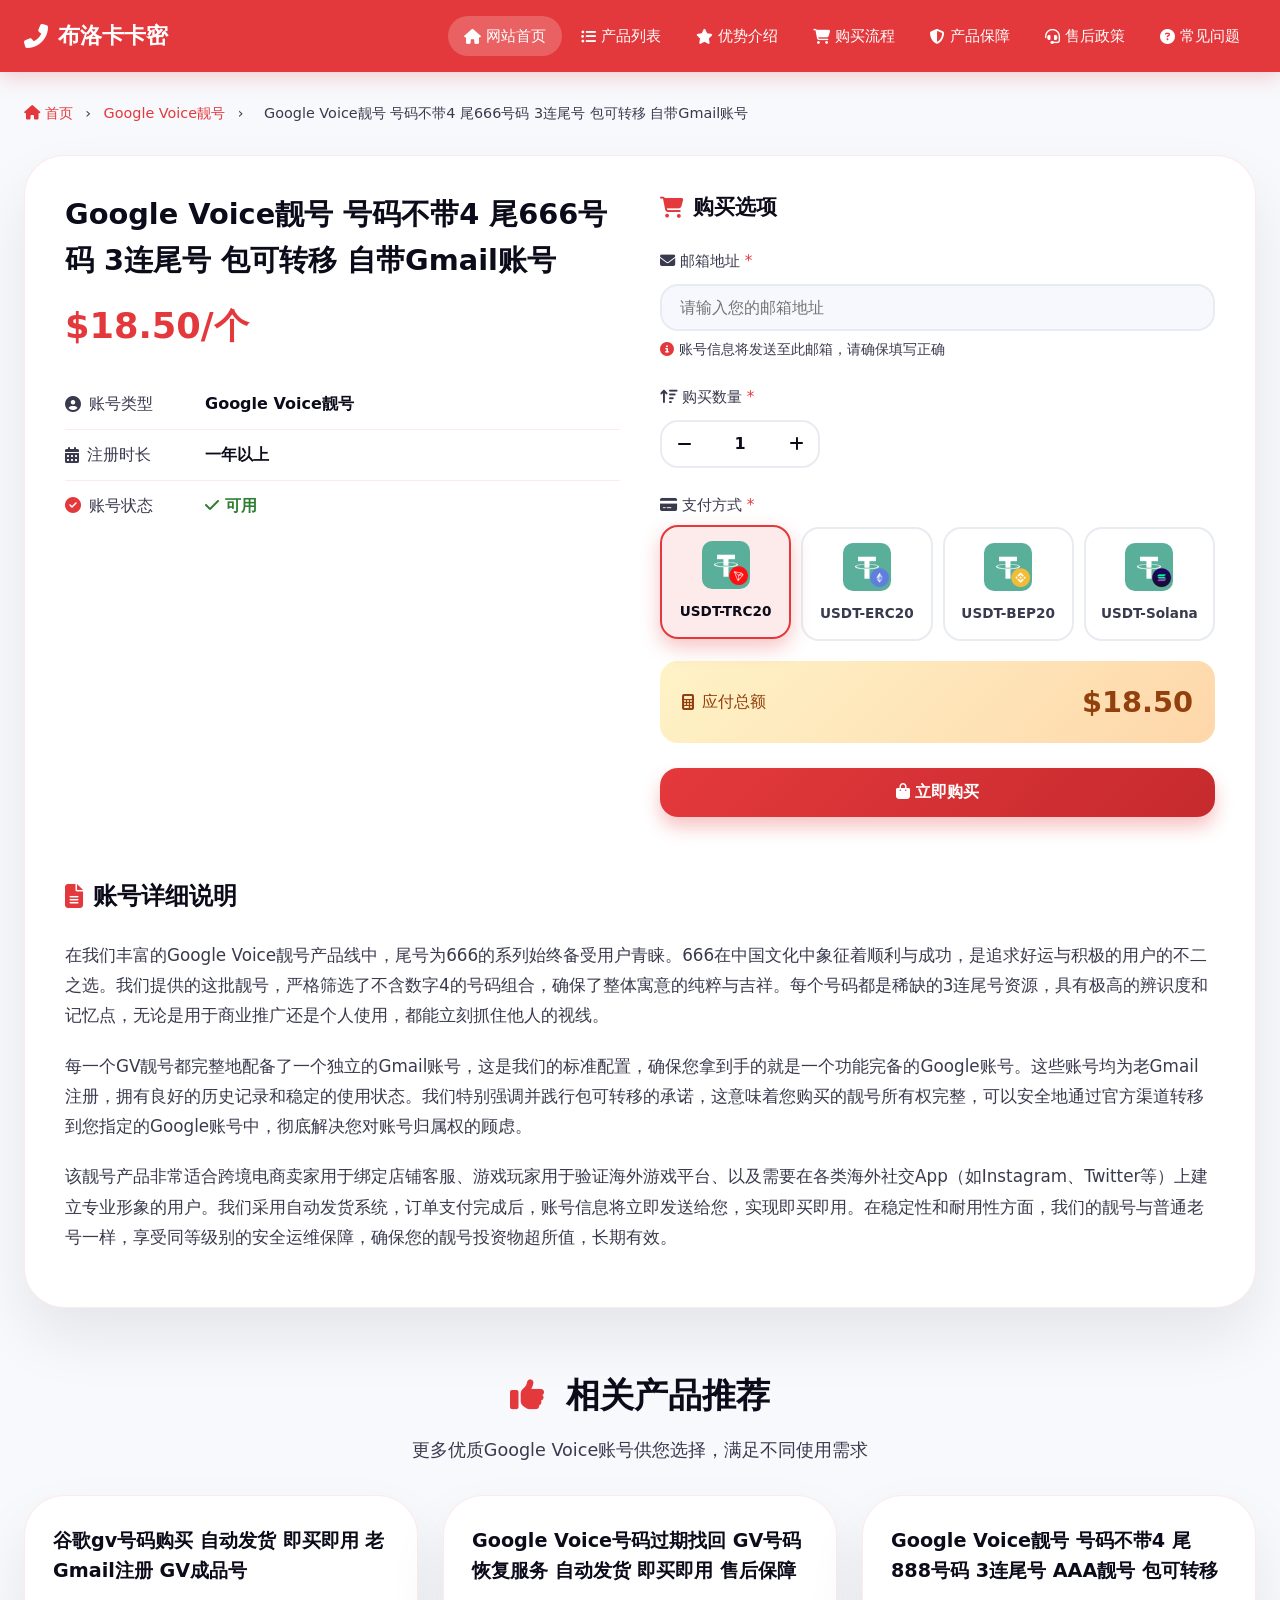
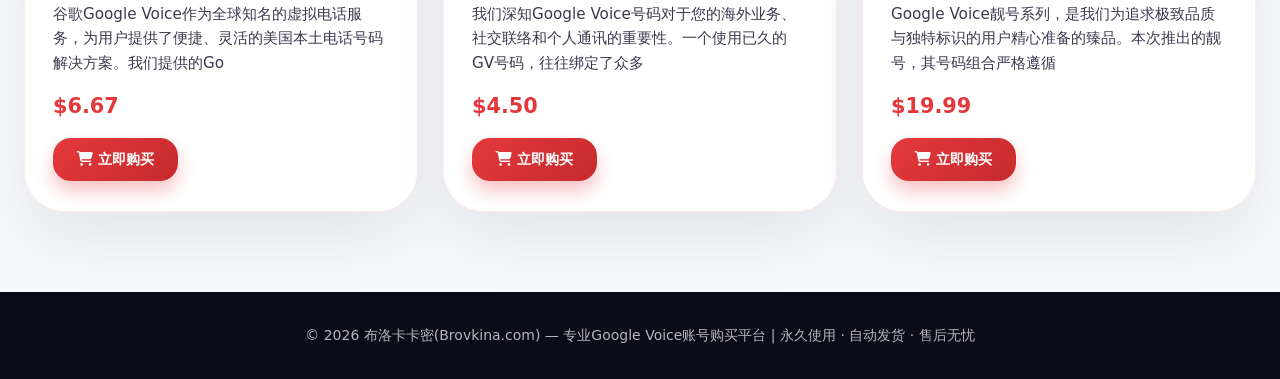
<file: detail/Google-Voice-jing-hao-hao-ma-bu-dai-4-wei-666-hao-ma-3-lian-wei-hao-bao-ke-zhuan-yi-zi-dai-Gmail-zhang-hao.html>
<!DOCTYPE html>
<html lang="zh-CN">
<head>
    <meta charset="UTF-8">
    <meta name="viewport" content="width=device-width, initial-scale=1.0">
    <title>Google Voice靓号 号码不带4 尾666号码 3连尾号 包可转移 自带Gmail账号-布洛卡卡密</title>
    <meta name="description" content="出售GV靓号，号码不含4且尾号为666三连号，寓意顺遂。自带Gmail账号，老号品质，稳定耐用。承诺包可转移，安全可靠。自动发货，即买即用，是跨境电商、游戏玩家及海外社交达人的热门首选。">
    <meta name="keywords" content="谷歌voice购买,购买google voice,购买gv,gv号批发">
    <meta name="robots" content="index, follow">
    <meta property="og:title" content="Google Voice靓号 号码不带4 尾666号码 3连尾号 包可转移 自带Gmail账号">
    <meta property="og:description" content="出售GV靓号，号码不含4且尾号为666三连号，寓意顺遂。自带Gmail账号，老号品质，稳定耐用。承诺包可转移，安全可靠。自动发货，即买即用，是跨境电商、游戏玩家及海外社交达人的热门首选。">
    <meta property="og:type" content="product">
    <meta property="og:url" content="https://zsjr810.com/detail/Google-Voice-jing-hao-hao-ma-bu-dai-4-wei-666-hao-ma-3-lian-wei-hao-bao-ke-zhuan-yi-zi-dai-Gmail-zhang-hao.html">
    <meta property="og:image" content="https://zsjr810.com/static/brovkina/img/brovkina.png">
    <meta property="og:price:amount" content="18.50">
    <meta property="og:price:currency" content="USD">
    <meta name="twitter:card" content="product">
    <meta name="twitter:title" content="Google Voice靓号 号码不带4 尾666号码 3连尾号 包可转移 自带Gmail账号">
    <meta name="twitter:description" content="出售GV靓号，号码不含4且尾号为666三连号，寓意顺遂。自带Gmail账号，老号品质，稳定耐用。承诺包可转移，安全可靠。自动发货，即买即用，是跨境电商、游戏玩家及海外社交达人的热门首选。">
    <meta name="twitter:image" content="https://zsjr810.com/static/brovkina/img/brovkina.png">
    <meta name="twitter:data1" content="$18.50">
    <meta name="twitter:label1" content="价格">
    <link rel="canonical" href="https://zsjr810.com/detail/Google-Voice-jing-hao-hao-ma-bu-dai-4-wei-666-hao-ma-3-lian-wei-hao-bao-ke-zhuan-yi-zi-dai-Gmail-zhang-hao.html">
    <link rel="icon" type="image/x-icon" href="/favicon.ico">
    <link rel="stylesheet" href="https://cdnjs.cloudflare.com/ajax/libs/font-awesome/6.4.0/css/all.min.css">
    <link rel="stylesheet" href="/static/brovkina/css/brovkina.css?v=1787837746">
    <script type="application/ld+json">
        {
            "@context": "https://schema.org",
            "@type": "Product",
            "name": "Google Voice靓号 号码不带4 尾666号码 3连尾号 包可转移 自带Gmail账号",
            "description": "出售GV靓号，号码不含4且尾号为666三连号，寓意顺遂。自带Gmail账号，老号品质，稳定耐用。承诺包可转移，安全可靠。自动发货，即买即用，是跨境电商、游戏玩家及海外社交达人的热门首选。",
            "image": "https://zsjr810.com/static/brovkina/img/brovkina.png",
            "brand": {
                "@type": "Brand",
                "name": "布洛卡卡密"
            },
            "offers": {
                "@type": "Offer",
                "url": "https://zsjr810.com/detail/Google-Voice-jing-hao-hao-ma-bu-dai-4-wei-666-hao-ma-3-lian-wei-hao-bao-ke-zhuan-yi-zi-dai-Gmail-zhang-hao.html",
                "priceCurrency": "USD",
                "price": "18.50",
                "priceValidUntil": "2026-08-21",
                "availability": "https://schema.org/InStock",
                "seller": {
                    "@type": "Organization",
                    "name": "布洛卡卡密"
                }
            },
            "aggregateRating": {
                "@type": "AggregateRating",
                "ratingValue": "4.9",
                "reviewCount": "92"
            }
        }
    </script>
</head>
<body>
    <nav class="navbar" role="navigation" aria-label="主导航">
    <div class="nav-container">
        <a href="/" class="brand" aria-label="布洛卡卡密首页">
            <i class="fas fa-phone-alt brand-icon"></i>
            <span class="brand-text">布洛卡卡密</span>
        </a>
        <button class="hamburger" id="hamburger" aria-expanded="false" aria-controls="nav-menu" aria-label="切换导航菜单">
            <span class="bar"></span>
            <span class="bar"></span>
            <span class="bar"></span>
        </button>
        <ul class="nav-menu" id="nav-menu" role="menubar">
            <li role="none"><a href="/" role="menuitem" class="active"><i class="fas fa-home"></i> 网站首页</a></li>
            <li role="none"><a href="/#products" role="menuitem"><i class="fas fa-list-ul"></i> 产品列表</a></li>
            <li role="none"><a href="/#advantages" role="menuitem"><i class="fas fa-star"></i> 优势介绍</a></li>
            <li role="none"><a href="/#process" role="menuitem"><i class="fas fa-shopping-cart"></i> 购买流程</a></li>
            <li role="none"><a href="/#guarantee" role="menuitem"><i class="fas fa-shield-alt"></i> 产品保障</a></li>
            <li role="none"><a href="/#after-sales" role="menuitem"><i class="fas fa-headset"></i> 售后政策</a></li>
            <li role="none"><a href="/#faq" role="menuitem"><i class="fas fa-question-circle"></i> 常见问题</a></li>
        </ul>
    </div>
</nav>
    <div class="container">
    <div class="breadcrumb">
        <a href="/"><i class="fas fa-home"></i> 首页</a>
        <span>›</span>
        <a href="/">Google Voice靓号</a>
        <span>›</span>
        <span>Google Voice靓号 号码不带4 尾666号码 3连尾号 包可转移 自带Gmail账号</span>
    </div>
</div>

<div class="container">
    <div class="product-d-detail">
        <div class="product-d-info">
            <h1 class="product-d-title">Google Voice靓号 号码不带4 尾666号码 3连尾号 包可转移 自带Gmail账号</h1>
            <div class="product-d-price">$18.50/个</div>
            <div class="product-d-specs">
                                <div class="spec-row">
                    <span class="spec-label"><i class="fas fa-user-circle"></i> 账号类型</span>
                    <span class="spec-value">Google Voice靓号</span>
                </div>
                                <div class="spec-row">
                    <span class="spec-label"><i class="fas fa-calendar-alt"></i> 注册时长</span>
                    <span class="spec-value">一年以上</span>
                </div>
                                <div class="spec-row">
                    <span class="spec-label"><i class="fas fa-check-circle" style="color:var(--jd-red);"></i> 账号状态</span>
                    <span class="spec-value highlight"><i class="fas fa-check"></i> 可用</span>
                </div>
            </div>
        </div>

        <div class="purchase-options">
            <h3 class="option-title"><i class="fas fa-shopping-cart"></i> 购买选项</h3>
            <div class="form-group">
                <label class="form-label"><i class="fas fa-envelope"></i> 邮箱地址 <span class="required">*</span></label>
                <input type="email" class="email-input" id="email" placeholder="请输入您的邮箱地址" required>
                <div class="email-hint"><i class="fas fa-info-circle" style="color:var(--jd-red);"></i> 账号信息将发送至此邮箱，请确保填写正确</div>
            </div>
            <div class="form-group">
                <label class="form-label"><i class="fas fa-sort-amount-up"></i> 购买数量 <span class="required">*</span></label>
                <div class="quantity-selector">
                    <button class="quantity-btn subtract"><i class="fas fa-minus"></i></button>
                    <input type="number" class="quantity-input" id="quantity" value="1" min="1" max="1000">
                    <button class="quantity-btn increase"><i class="fas fa-plus"></i></button>
                </div>
            </div>
            <div class="payment-section">
                <div class="form-label"><i class="fas fa-credit-card"></i> 支付方式 <span class="required">*</span></div>
                <div class="payment-methods">
                    <label class="payment-method selected">
                        <div class="payment-icon">
                            <img src="/static/brovkina/img/usdt-trc20.png" alt="USDT-TRC20" width="48" height="48">
                        </div>
                        <div class="payment-text">USDT-TRC20</div>
                    </label>

                    <label class="payment-method">
                        <div class="payment-icon">
                            <img src="/static/brovkina/img/usdt-erc20.png" alt="USDT-ERC20" width="48" height="48">
                        </div>
                        <div class="payment-text">USDT-ERC20</div>
                    </label>
                    <label class="payment-method">
                        <div class="payment-icon">
                            <img src="/static/brovkina/img/usdt-bep20.png" alt="USDT-BEP20" width="48" height="48">
                        </div>
                        <div class="payment-text">USDT-BEP20</div>
                    </label>
                    <label class="payment-method">
                        <div class="payment-icon">
                            <img src="/static/brovkina/img/usdt-solana.png" alt="USDT-Solana" width="48" height="48">
                        </div>
                        <div class="payment-text">USDT-Solana</div>
                    </label>
                </div>
            </div>
            <div class="total-price">
                <span class="total-label"><i class="fas fa-calculator"></i> 应付总额</span>
                <span class="total-amount" id="totalPrice" data-price="18.50">$18.50</span>
            </div>
            <div class="action-buttons">
                <button class="btn btn-primary" id="buyBtn"><i class="fas fa-shopping-bag"></i> 立即购买</button>
            </div>
        </div>

        <div class="product-d-description">
            <h2 class="description-d-title"><i class="fas fa-file-alt"></i> 账号详细说明</h2>
            <div class="description-d-content">
                <p>在我们丰富的Google Voice靓号产品线中，尾号为666的系列始终备受用户青睐。666在中国文化中象征着顺利与成功，是追求好运与积极的用户的不二之选。我们提供的这批靓号，严格筛选了不含数字4的号码组合，确保了整体寓意的纯粹与吉祥。每个号码都是稀缺的3连尾号资源，具有极高的辨识度和记忆点，无论是用于商业推广还是个人使用，都能立刻抓住他人的视线。</p><p>每一个GV靓号都完整地配备了一个独立的Gmail账号，这是我们的标准配置，确保您拿到手的就是一个功能完备的Google账号。这些账号均为老Gmail注册，拥有良好的历史记录和稳定的使用状态。我们特别强调并践行包可转移的承诺，这意味着您购买的靓号所有权完整，可以安全地通过官方渠道转移到您指定的Google账号中，彻底解决您对账号归属权的顾虑。</p><p>该靓号产品非常适合跨境电商卖家用于绑定店铺客服、游戏玩家用于验证海外游戏平台、以及需要在各类海外社交App（如Instagram、Twitter等）上建立专业形象的用户。我们采用自动发货系统，订单支付完成后，账号信息将立即发送给您，实现即买即用。在稳定性和耐用性方面，我们的靓号与普通老号一样，享受同等级别的安全运维保障，确保您的靓号投资物超所值，长期有效。</p>            </div>
        </div>
    </div>
</div>

<section class="related-products">
    <div class="container">
        <h2 class="section-title"><i class="fas fa-thumbs-up"></i> 相关产品推荐</h2>
        <p class="section-subtitle">更多优质Google Voice账号供您选择，满足不同使用需求</p>
        <div class="product-grid">
                        <div class="ks-product-card">
                <h3 class="ks-product-card-title">谷歌gv号码购买 自动发货 即买即用 老Gmail注册 GV成品号</h3>
                <p class="ks-product-card-description">谷歌Google Voice作为全球知名的虚拟电话服务，为用户提供了便捷、灵活的美国本土电话号码解决方案。我们提供的Go</p>
                <div class="ks-product-card-price">$6.67</div>
                <div class="ks-product-card-action">
                    <a href="/detail/gu-ge-gv-hao-ma-gou-mai-zi-dong-fa-huo-ji-mai-ji-yong-lao-Gmail-zhu-ce-GV-cheng-pin-hao.html" class="btn btn-primary" target="_blank"><i class="fas fa-shopping-cart"></i> 立即购买</a>
                </div>
            </div>
                        <div class="ks-product-card">
                <h3 class="ks-product-card-title">Google Voice号码过期找回 GV号码恢复服务 自动发货 即买即用 售后保障</h3>
                <p class="ks-product-card-description">我们深知Google Voice号码对于您的海外业务、社交联络和个人通讯的重要性。一个使用已久的GV号码，往往绑定了众多</p>
                <div class="ks-product-card-price">$4.50</div>
                <div class="ks-product-card-action">
                    <a href="/detail/Google-Voice-hao-ma-guo-qi-zhao-hui-GV-hao-ma-hui-fu-fu-wu-zi-dong-fa-huo-ji-mai-ji-yong-shou-hou-bao-zhang.html" class="btn btn-primary" target="_blank"><i class="fas fa-shopping-cart"></i> 立即购买</a>
                </div>
            </div>
                        <div class="ks-product-card">
                <h3 class="ks-product-card-title">Google Voice靓号 号码不带4 尾888号码 3连尾号 AAA靓号 包可转移</h3>
                <p class="ks-product-card-description">Google Voice靓号系列，是我们为追求极致品质与独特标识的用户精心准备的臻品。本次推出的靓号，其号码组合严格遵循</p>
                <div class="ks-product-card-price">$19.99</div>
                <div class="ks-product-card-action">
                    <a href="/detail/Google-Voice-jing-hao-hao-ma-bu-dai-4-wei-888-hao-ma-3-lian-wei-hao-AAA-jing-hao-bao-ke-zhuan-yi.html" class="btn btn-primary" target="_blank"><i class="fas fa-shopping-cart"></i> 立即购买</a>
                </div>
            </div>
                    </div>
    </div>
</section>
	<footer class="footer">
    <p>© 2026 布洛卡卡密(Brovkina.com) — 专业Google Voice账号购买平台 | 永久使用 · 自动发货 · 售后无忧</p>
</footer>
	<script type="text/javascript" src="/static/brovkina/js/jquery.min.js"></script>
	<script type="text/javascript" src="/static/brovkina/js/clipboard.min.js"></script>
	<script type="text/javascript" src="/static/brovkina/js/qr-code-styling.js"></script>
	<script type="text/javascript" src="/static/brovkina/js/brovkina.js?v=trc20-20261015-2013"></script>
</body>
</html>
</file>
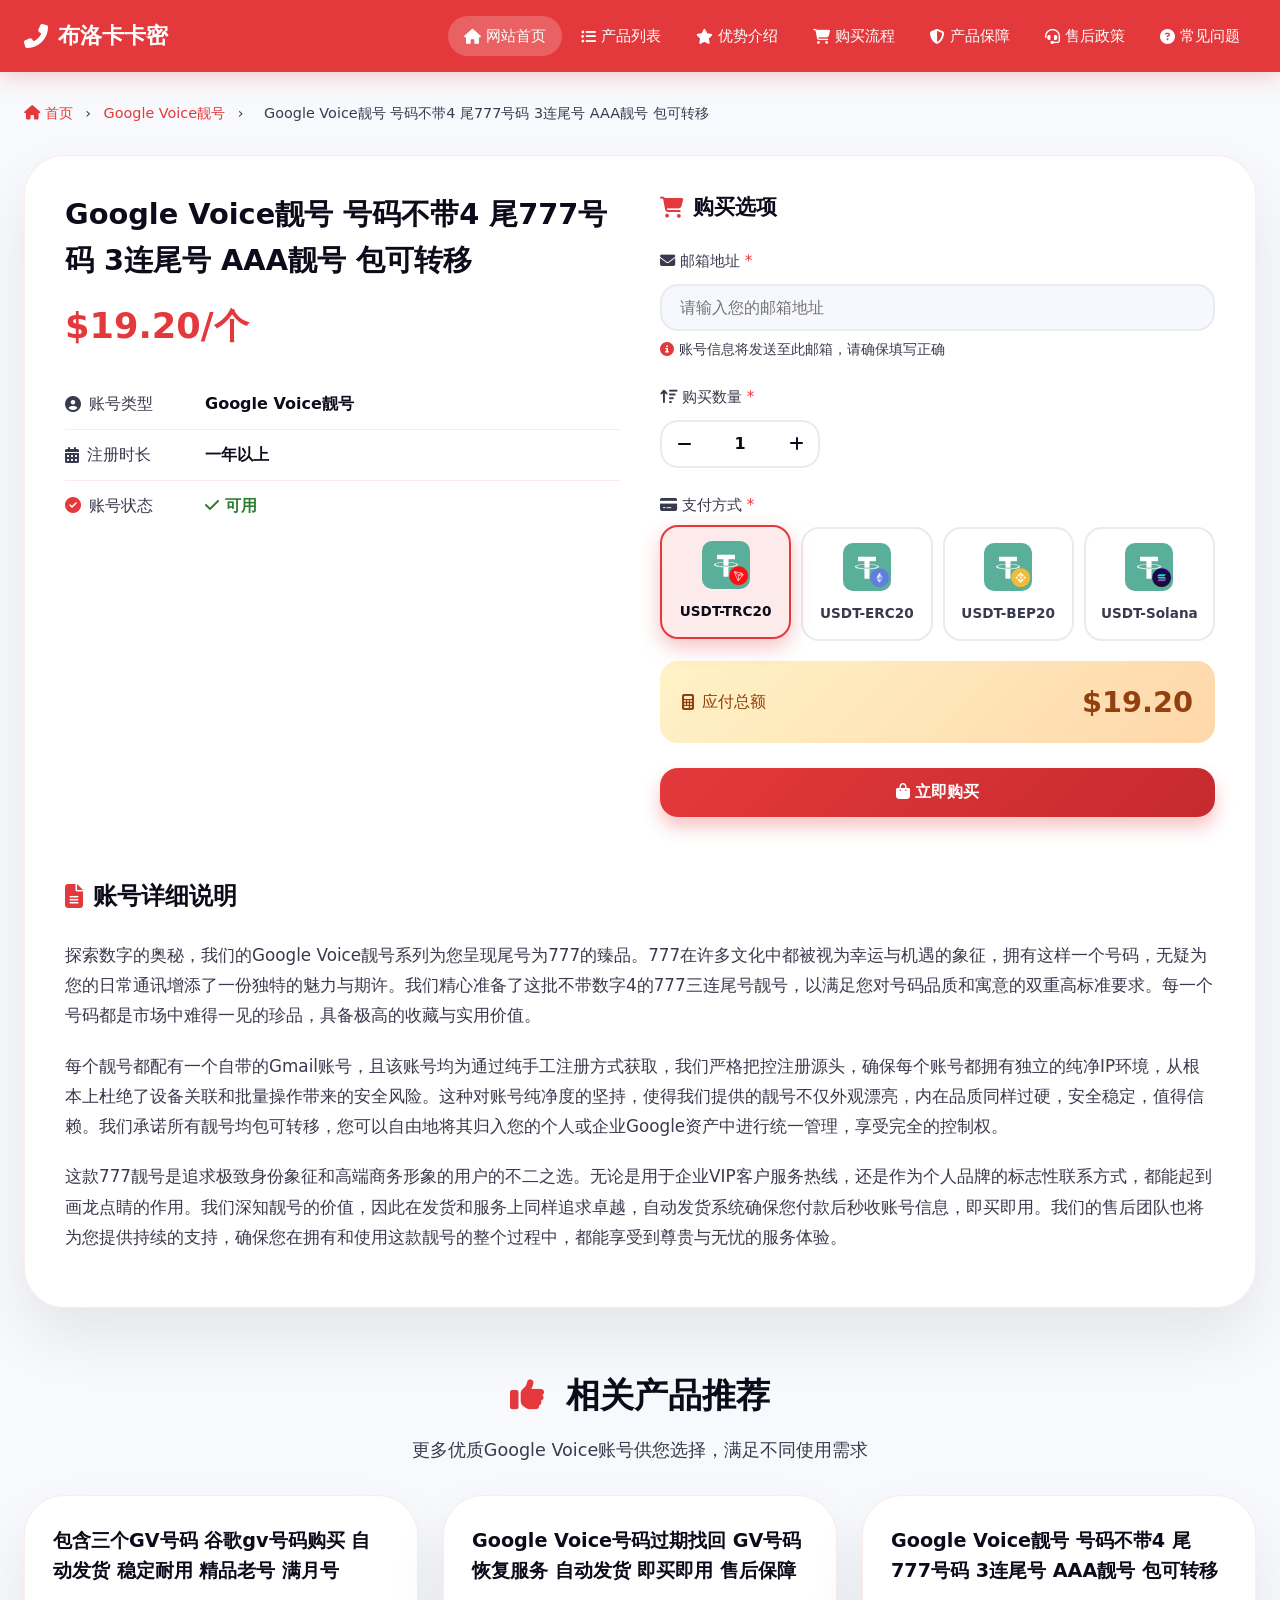
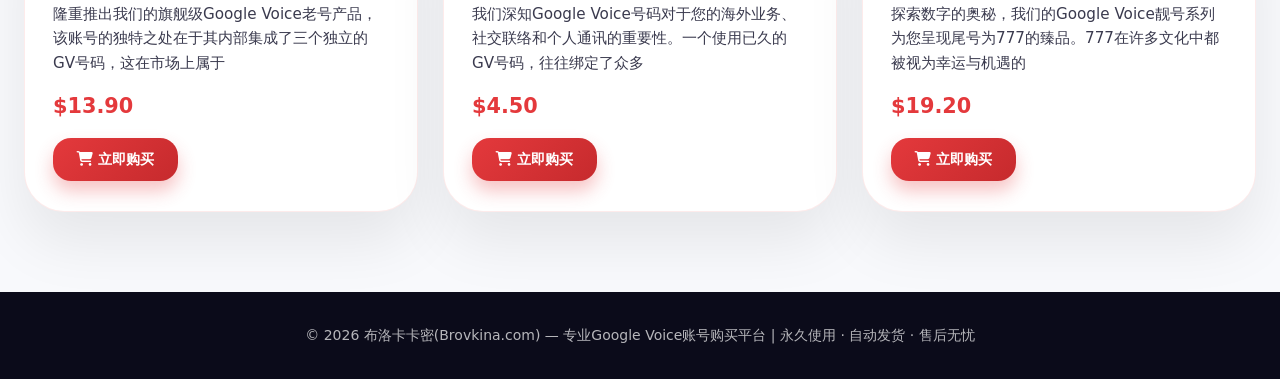
<file: detail/Google-Voice-jing-hao-hao-ma-bu-dai-4-wei-777-hao-ma-3-lian-wei-hao-AAA-jing-hao-bao-ke-zhuan-yi.html>
<!DOCTYPE html>
<html lang="zh-CN">
<head>
    <meta charset="UTF-8">
    <meta name="viewport" content="width=device-width, initial-scale=1.0">
    <title>Google Voice靓号 号码不带4 尾777号码 3连尾号 AAA靓号 包可转移-布洛卡卡密</title>
    <meta name="description" content="提供稀缺Google Voice靓号，号码不含4并具有777三连尾号，寓意好运。账号自带Gmail，品质AAA，纯手工注册，无设备关联。支持包可转移，安全稳定。自动发货，即刻拥有，适用于高端商务与个人珍藏。">
    <meta name="keywords" content="google voice账号批发,google voice自动发货,gv账号购买,购买gv号">
    <meta name="robots" content="index, follow">
    <meta property="og:title" content="Google Voice靓号 号码不带4 尾777号码 3连尾号 AAA靓号 包可转移">
    <meta property="og:description" content="提供稀缺Google Voice靓号，号码不含4并具有777三连尾号，寓意好运。账号自带Gmail，品质AAA，纯手工注册，无设备关联。支持包可转移，安全稳定。自动发货，即刻拥有，适用于高端商务与个人珍藏。">
    <meta property="og:type" content="product">
    <meta property="og:url" content="https://zsjr810.com/detail/Google-Voice-jing-hao-hao-ma-bu-dai-4-wei-777-hao-ma-3-lian-wei-hao-AAA-jing-hao-bao-ke-zhuan-yi.html">
    <meta property="og:image" content="https://zsjr810.com/static/brovkina/img/brovkina.png">
    <meta property="og:price:amount" content="19.20">
    <meta property="og:price:currency" content="USD">
    <meta name="twitter:card" content="product">
    <meta name="twitter:title" content="Google Voice靓号 号码不带4 尾777号码 3连尾号 AAA靓号 包可转移">
    <meta name="twitter:description" content="提供稀缺Google Voice靓号，号码不含4并具有777三连尾号，寓意好运。账号自带Gmail，品质AAA，纯手工注册，无设备关联。支持包可转移，安全稳定。自动发货，即刻拥有，适用于高端商务与个人珍藏。">
    <meta name="twitter:image" content="https://zsjr810.com/static/brovkina/img/brovkina.png">
    <meta name="twitter:data1" content="$19.20">
    <meta name="twitter:label1" content="价格">
    <link rel="canonical" href="https://zsjr810.com/detail/Google-Voice-jing-hao-hao-ma-bu-dai-4-wei-777-hao-ma-3-lian-wei-hao-AAA-jing-hao-bao-ke-zhuan-yi.html">
    <link rel="icon" type="image/x-icon" href="/favicon.ico">
    <link rel="stylesheet" href="https://cdnjs.cloudflare.com/ajax/libs/font-awesome/6.4.0/css/all.min.css">
    <link rel="stylesheet" href="/static/brovkina/css/brovkina.css?v=1787837746">
    <script type="application/ld+json">
        {
            "@context": "https://schema.org",
            "@type": "Product",
            "name": "Google Voice靓号 号码不带4 尾777号码 3连尾号 AAA靓号 包可转移",
            "description": "提供稀缺Google Voice靓号，号码不含4并具有777三连尾号，寓意好运。账号自带Gmail，品质AAA，纯手工注册，无设备关联。支持包可转移，安全稳定。自动发货，即刻拥有，适用于高端商务与个人珍藏。",
            "image": "https://zsjr810.com/static/brovkina/img/brovkina.png",
            "brand": {
                "@type": "Brand",
                "name": "布洛卡卡密"
            },
            "offers": {
                "@type": "Offer",
                "url": "https://zsjr810.com/detail/Google-Voice-jing-hao-hao-ma-bu-dai-4-wei-777-hao-ma-3-lian-wei-hao-AAA-jing-hao-bao-ke-zhuan-yi.html",
                "priceCurrency": "USD",
                "price": "19.20",
                "priceValidUntil": "2026-08-21",
                "availability": "https://schema.org/InStock",
                "seller": {
                    "@type": "Organization",
                    "name": "布洛卡卡密"
                }
            },
            "aggregateRating": {
                "@type": "AggregateRating",
                "ratingValue": "5.0",
                "reviewCount": "92"
            }
        }
    </script>
</head>
<body>
    <nav class="navbar" role="navigation" aria-label="主导航">
    <div class="nav-container">
        <a href="/" class="brand" aria-label="布洛卡卡密首页">
            <i class="fas fa-phone-alt brand-icon"></i>
            <span class="brand-text">布洛卡卡密</span>
        </a>
        <button class="hamburger" id="hamburger" aria-expanded="false" aria-controls="nav-menu" aria-label="切换导航菜单">
            <span class="bar"></span>
            <span class="bar"></span>
            <span class="bar"></span>
        </button>
        <ul class="nav-menu" id="nav-menu" role="menubar">
            <li role="none"><a href="/" role="menuitem" class="active"><i class="fas fa-home"></i> 网站首页</a></li>
            <li role="none"><a href="/#products" role="menuitem"><i class="fas fa-list-ul"></i> 产品列表</a></li>
            <li role="none"><a href="/#advantages" role="menuitem"><i class="fas fa-star"></i> 优势介绍</a></li>
            <li role="none"><a href="/#process" role="menuitem"><i class="fas fa-shopping-cart"></i> 购买流程</a></li>
            <li role="none"><a href="/#guarantee" role="menuitem"><i class="fas fa-shield-alt"></i> 产品保障</a></li>
            <li role="none"><a href="/#after-sales" role="menuitem"><i class="fas fa-headset"></i> 售后政策</a></li>
            <li role="none"><a href="/#faq" role="menuitem"><i class="fas fa-question-circle"></i> 常见问题</a></li>
        </ul>
    </div>
</nav>
    <div class="container">
    <div class="breadcrumb">
        <a href="/"><i class="fas fa-home"></i> 首页</a>
        <span>›</span>
        <a href="/">Google Voice靓号</a>
        <span>›</span>
        <span>Google Voice靓号 号码不带4 尾777号码 3连尾号 AAA靓号 包可转移</span>
    </div>
</div>

<div class="container">
    <div class="product-d-detail">
        <div class="product-d-info">
            <h1 class="product-d-title">Google Voice靓号 号码不带4 尾777号码 3连尾号 AAA靓号 包可转移</h1>
            <div class="product-d-price">$19.20/个</div>
            <div class="product-d-specs">
                                <div class="spec-row">
                    <span class="spec-label"><i class="fas fa-user-circle"></i> 账号类型</span>
                    <span class="spec-value">Google Voice靓号</span>
                </div>
                                <div class="spec-row">
                    <span class="spec-label"><i class="fas fa-calendar-alt"></i> 注册时长</span>
                    <span class="spec-value">一年以上</span>
                </div>
                                <div class="spec-row">
                    <span class="spec-label"><i class="fas fa-check-circle" style="color:var(--jd-red);"></i> 账号状态</span>
                    <span class="spec-value highlight"><i class="fas fa-check"></i> 可用</span>
                </div>
            </div>
        </div>

        <div class="purchase-options">
            <h3 class="option-title"><i class="fas fa-shopping-cart"></i> 购买选项</h3>
            <div class="form-group">
                <label class="form-label"><i class="fas fa-envelope"></i> 邮箱地址 <span class="required">*</span></label>
                <input type="email" class="email-input" id="email" placeholder="请输入您的邮箱地址" required>
                <div class="email-hint"><i class="fas fa-info-circle" style="color:var(--jd-red);"></i> 账号信息将发送至此邮箱，请确保填写正确</div>
            </div>
            <div class="form-group">
                <label class="form-label"><i class="fas fa-sort-amount-up"></i> 购买数量 <span class="required">*</span></label>
                <div class="quantity-selector">
                    <button class="quantity-btn subtract"><i class="fas fa-minus"></i></button>
                    <input type="number" class="quantity-input" id="quantity" value="1" min="1" max="1000">
                    <button class="quantity-btn increase"><i class="fas fa-plus"></i></button>
                </div>
            </div>
            <div class="payment-section">
                <div class="form-label"><i class="fas fa-credit-card"></i> 支付方式 <span class="required">*</span></div>
                <div class="payment-methods">
                    <label class="payment-method selected">
                        <div class="payment-icon">
                            <img src="/static/brovkina/img/usdt-trc20.png" alt="USDT-TRC20" width="48" height="48">
                        </div>
                        <div class="payment-text">USDT-TRC20</div>
                    </label>

                    <label class="payment-method">
                        <div class="payment-icon">
                            <img src="/static/brovkina/img/usdt-erc20.png" alt="USDT-ERC20" width="48" height="48">
                        </div>
                        <div class="payment-text">USDT-ERC20</div>
                    </label>
                    <label class="payment-method">
                        <div class="payment-icon">
                            <img src="/static/brovkina/img/usdt-bep20.png" alt="USDT-BEP20" width="48" height="48">
                        </div>
                        <div class="payment-text">USDT-BEP20</div>
                    </label>
                    <label class="payment-method">
                        <div class="payment-icon">
                            <img src="/static/brovkina/img/usdt-solana.png" alt="USDT-Solana" width="48" height="48">
                        </div>
                        <div class="payment-text">USDT-Solana</div>
                    </label>
                </div>
            </div>
            <div class="total-price">
                <span class="total-label"><i class="fas fa-calculator"></i> 应付总额</span>
                <span class="total-amount" id="totalPrice" data-price="19.20">$19.20</span>
            </div>
            <div class="action-buttons">
                <button class="btn btn-primary" id="buyBtn"><i class="fas fa-shopping-bag"></i> 立即购买</button>
            </div>
        </div>

        <div class="product-d-description">
            <h2 class="description-d-title"><i class="fas fa-file-alt"></i> 账号详细说明</h2>
            <div class="description-d-content">
                <p>探索数字的奥秘，我们的Google Voice靓号系列为您呈现尾号为777的臻品。777在许多文化中都被视为幸运与机遇的象征，拥有这样一个号码，无疑为您的日常通讯增添了一份独特的魅力与期许。我们精心准备了这批不带数字4的777三连尾号靓号，以满足您对号码品质和寓意的双重高标准要求。每一个号码都是市场中难得一见的珍品，具备极高的收藏与实用价值。</p><p>每个靓号都配有一个自带的Gmail账号，且该账号均为通过纯手工注册方式获取，我们严格把控注册源头，确保每个账号都拥有独立的纯净IP环境，从根本上杜绝了设备关联和批量操作带来的安全风险。这种对账号纯净度的坚持，使得我们提供的靓号不仅外观漂亮，内在品质同样过硬，安全稳定，值得信赖。我们承诺所有靓号均包可转移，您可以自由地将其归入您的个人或企业Google资产中进行统一管理，享受完全的控制权。</p><p>这款777靓号是追求极致身份象征和高端商务形象的用户的不二之选。无论是用于企业VIP客户服务热线，还是作为个人品牌的标志性联系方式，都能起到画龙点睛的作用。我们深知靓号的价值，因此在发货和服务上同样追求卓越，自动发货系统确保您付款后秒收账号信息，即买即用。我们的售后团队也将为您提供持续的支持，确保您在拥有和使用这款靓号的整个过程中，都能享受到尊贵与无忧的服务体验。</p>            </div>
        </div>
    </div>
</div>

<section class="related-products">
    <div class="container">
        <h2 class="section-title"><i class="fas fa-thumbs-up"></i> 相关产品推荐</h2>
        <p class="section-subtitle">更多优质Google Voice账号供您选择，满足不同使用需求</p>
        <div class="product-grid">
                        <div class="ks-product-card">
                <h3 class="ks-product-card-title">包含三个GV号码 谷歌gv号码购买 自动发货 稳定耐用 精品老号 满月号</h3>
                <p class="ks-product-card-description">隆重推出我们的旗舰级Google Voice老号产品，该账号的独特之处在于其内部集成了三个独立的GV号码，这在市场上属于</p>
                <div class="ks-product-card-price">$13.90</div>
                <div class="ks-product-card-action">
                    <a href="/detail/bao-han-san-ge-GV-hao-ma-gu-ge-gv-hao-ma-gou-mai-zi-dong-fa-huo-wen-ding-nai-yong-jing-pin-lao-hao-man-yue-hao.html" class="btn btn-primary" target="_blank"><i class="fas fa-shopping-cart"></i> 立即购买</a>
                </div>
            </div>
                        <div class="ks-product-card">
                <h3 class="ks-product-card-title">Google Voice号码过期找回 GV号码恢复服务 自动发货 即买即用 售后保障</h3>
                <p class="ks-product-card-description">我们深知Google Voice号码对于您的海外业务、社交联络和个人通讯的重要性。一个使用已久的GV号码，往往绑定了众多</p>
                <div class="ks-product-card-price">$4.50</div>
                <div class="ks-product-card-action">
                    <a href="/detail/Google-Voice-hao-ma-guo-qi-zhao-hui-GV-hao-ma-hui-fu-fu-wu-zi-dong-fa-huo-ji-mai-ji-yong-shou-hou-bao-zhang.html" class="btn btn-primary" target="_blank"><i class="fas fa-shopping-cart"></i> 立即购买</a>
                </div>
            </div>
                        <div class="ks-product-card">
                <h3 class="ks-product-card-title">Google Voice靓号 号码不带4 尾777号码 3连尾号 AAA靓号 包可转移</h3>
                <p class="ks-product-card-description">探索数字的奥秘，我们的Google Voice靓号系列为您呈现尾号为777的臻品。777在许多文化中都被视为幸运与机遇的</p>
                <div class="ks-product-card-price">$19.20</div>
                <div class="ks-product-card-action">
                    <a href="/detail/Google-Voice-jing-hao-hao-ma-bu-dai-4-wei-777-hao-ma-3-lian-wei-hao-AAA-jing-hao-bao-ke-zhuan-yi.html" class="btn btn-primary" target="_blank"><i class="fas fa-shopping-cart"></i> 立即购买</a>
                </div>
            </div>
                    </div>
    </div>
</section>
	<footer class="footer">
    <p>© 2026 布洛卡卡密(Brovkina.com) — 专业Google Voice账号购买平台 | 永久使用 · 自动发货 · 售后无忧</p>
</footer>
	<script type="text/javascript" src="/static/brovkina/js/jquery.min.js"></script>
	<script type="text/javascript" src="/static/brovkina/js/clipboard.min.js"></script>
	<script type="text/javascript" src="/static/brovkina/js/qr-code-styling.js"></script>
	<script type="text/javascript" src="/static/brovkina/js/brovkina.js?v=trc20-20261015-2013"></script>
</body>
</html>
</file>
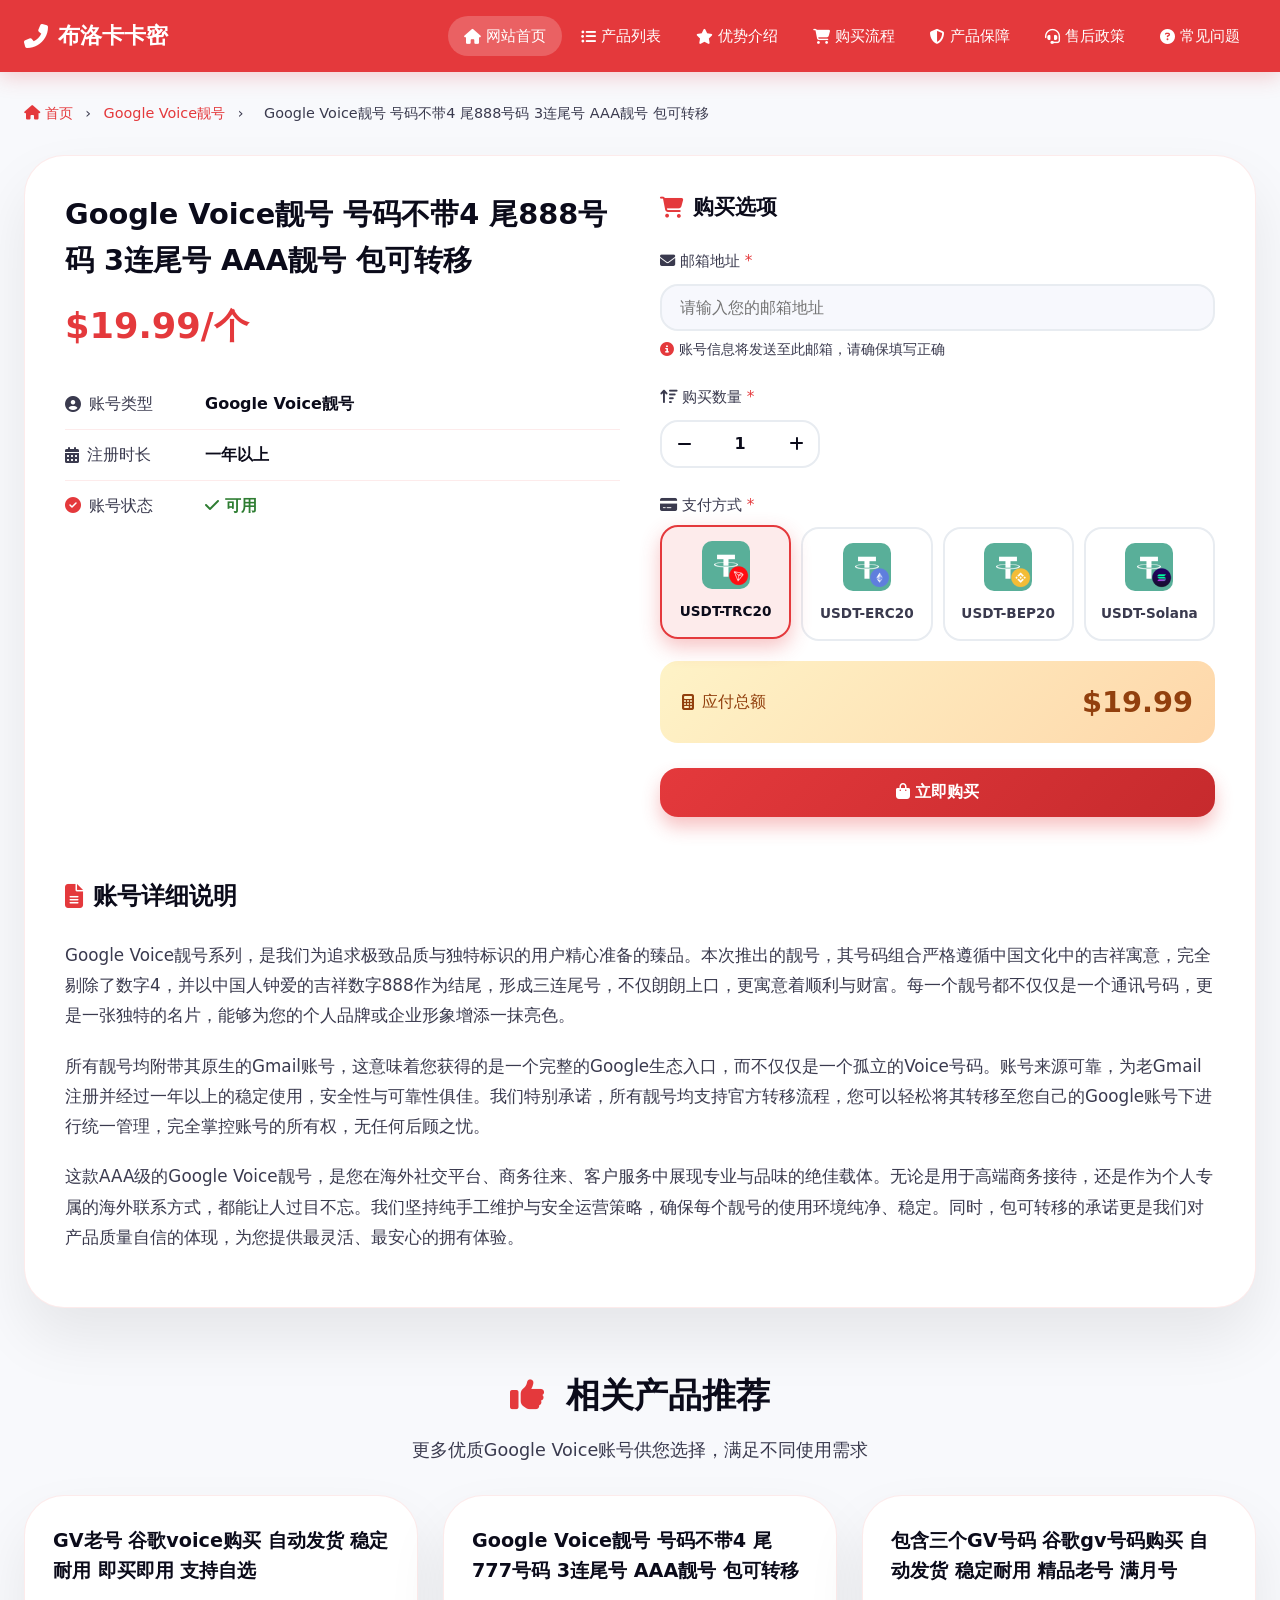
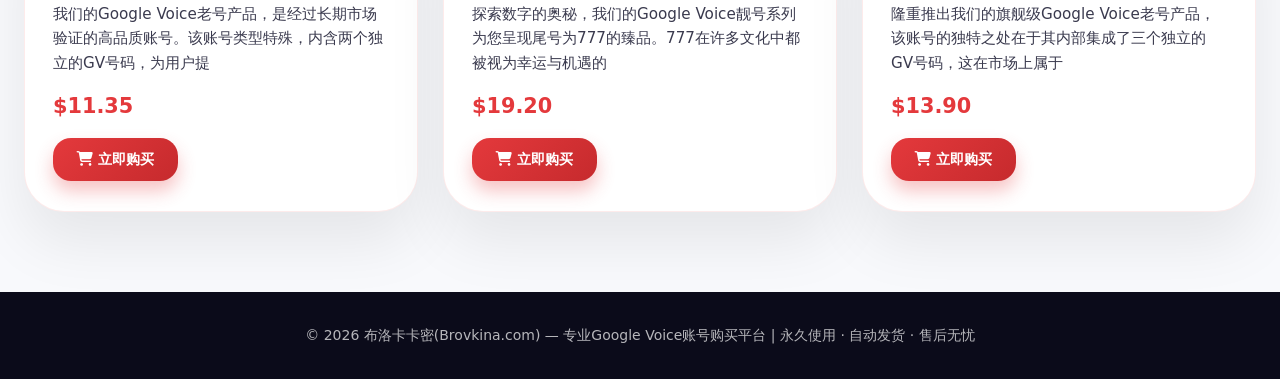
<file: detail/Google-Voice-jing-hao-hao-ma-bu-dai-4-wei-888-hao-ma-3-lian-wei-hao-AAA-jing-hao-bao-ke-zhuan-yi.html>
<!DOCTYPE html>
<html lang="zh-CN">
<head>
    <meta charset="UTF-8">
    <meta name="viewport" content="width=device-width, initial-scale=1.0">
    <title>Google Voice靓号 号码不带4 尾888号码 3连尾号 AAA靓号 包可转移-布洛卡卡密</title>
    <meta name="description" content="精选Google Voice靓号，号码不带数字4，且末尾为稀有的888三连号。每个靓号均自带Gmail账号，属于AAA级品质。我们承诺号码包可转移，让您自由管理。账号老Gmail注册，稳定安全，是彰显个性与提升企业形象的绝佳选择。">
    <meta name="keywords" content="google voice出售,gv号码购买,谷歌gv购买,购买google voice号码">
    <meta name="robots" content="index, follow">
    <meta property="og:title" content="Google Voice靓号 号码不带4 尾888号码 3连尾号 AAA靓号 包可转移">
    <meta property="og:description" content="精选Google Voice靓号，号码不带数字4，且末尾为稀有的888三连号。每个靓号均自带Gmail账号，属于AAA级品质。我们承诺号码包可转移，让您自由管理。账号老Gmail注册，稳定安全，是彰显个性与提升企业形象的绝佳选择。">
    <meta property="og:type" content="product">
    <meta property="og:url" content="https://zsjr810.com/detail/Google-Voice-jing-hao-hao-ma-bu-dai-4-wei-888-hao-ma-3-lian-wei-hao-AAA-jing-hao-bao-ke-zhuan-yi.html">
    <meta property="og:image" content="https://zsjr810.com/static/brovkina/img/brovkina.png">
    <meta property="og:price:amount" content="19.99">
    <meta property="og:price:currency" content="USD">
    <meta name="twitter:card" content="product">
    <meta name="twitter:title" content="Google Voice靓号 号码不带4 尾888号码 3连尾号 AAA靓号 包可转移">
    <meta name="twitter:description" content="精选Google Voice靓号，号码不带数字4，且末尾为稀有的888三连号。每个靓号均自带Gmail账号，属于AAA级品质。我们承诺号码包可转移，让您自由管理。账号老Gmail注册，稳定安全，是彰显个性与提升企业形象的绝佳选择。">
    <meta name="twitter:image" content="https://zsjr810.com/static/brovkina/img/brovkina.png">
    <meta name="twitter:data1" content="$19.99">
    <meta name="twitter:label1" content="价格">
    <link rel="canonical" href="https://zsjr810.com/detail/Google-Voice-jing-hao-hao-ma-bu-dai-4-wei-888-hao-ma-3-lian-wei-hao-AAA-jing-hao-bao-ke-zhuan-yi.html">
    <link rel="icon" type="image/x-icon" href="/favicon.ico">
    <link rel="stylesheet" href="https://cdnjs.cloudflare.com/ajax/libs/font-awesome/6.4.0/css/all.min.css">
    <link rel="stylesheet" href="/static/brovkina/css/brovkina.css?v=1787837746">
    <script type="application/ld+json">
        {
            "@context": "https://schema.org",
            "@type": "Product",
            "name": "Google Voice靓号 号码不带4 尾888号码 3连尾号 AAA靓号 包可转移",
            "description": "精选Google Voice靓号，号码不带数字4，且末尾为稀有的888三连号。每个靓号均自带Gmail账号，属于AAA级品质。我们承诺号码包可转移，让您自由管理。账号老Gmail注册，稳定安全，是彰显个性与提升企业形象的绝佳选择。",
            "image": "https://zsjr810.com/static/brovkina/img/brovkina.png",
            "brand": {
                "@type": "Brand",
                "name": "布洛卡卡密"
            },
            "offers": {
                "@type": "Offer",
                "url": "https://zsjr810.com/detail/Google-Voice-jing-hao-hao-ma-bu-dai-4-wei-888-hao-ma-3-lian-wei-hao-AAA-jing-hao-bao-ke-zhuan-yi.html",
                "priceCurrency": "USD",
                "price": "19.99",
                "priceValidUntil": "2026-08-21",
                "availability": "https://schema.org/InStock",
                "seller": {
                    "@type": "Organization",
                    "name": "布洛卡卡密"
                }
            },
            "aggregateRating": {
                "@type": "AggregateRating",
                "ratingValue": "4.8",
                "reviewCount": "92"
            }
        }
    </script>
</head>
<body>
    <nav class="navbar" role="navigation" aria-label="主导航">
    <div class="nav-container">
        <a href="/" class="brand" aria-label="布洛卡卡密首页">
            <i class="fas fa-phone-alt brand-icon"></i>
            <span class="brand-text">布洛卡卡密</span>
        </a>
        <button class="hamburger" id="hamburger" aria-expanded="false" aria-controls="nav-menu" aria-label="切换导航菜单">
            <span class="bar"></span>
            <span class="bar"></span>
            <span class="bar"></span>
        </button>
        <ul class="nav-menu" id="nav-menu" role="menubar">
            <li role="none"><a href="/" role="menuitem" class="active"><i class="fas fa-home"></i> 网站首页</a></li>
            <li role="none"><a href="/#products" role="menuitem"><i class="fas fa-list-ul"></i> 产品列表</a></li>
            <li role="none"><a href="/#advantages" role="menuitem"><i class="fas fa-star"></i> 优势介绍</a></li>
            <li role="none"><a href="/#process" role="menuitem"><i class="fas fa-shopping-cart"></i> 购买流程</a></li>
            <li role="none"><a href="/#guarantee" role="menuitem"><i class="fas fa-shield-alt"></i> 产品保障</a></li>
            <li role="none"><a href="/#after-sales" role="menuitem"><i class="fas fa-headset"></i> 售后政策</a></li>
            <li role="none"><a href="/#faq" role="menuitem"><i class="fas fa-question-circle"></i> 常见问题</a></li>
        </ul>
    </div>
</nav>
    <div class="container">
    <div class="breadcrumb">
        <a href="/"><i class="fas fa-home"></i> 首页</a>
        <span>›</span>
        <a href="/">Google Voice靓号</a>
        <span>›</span>
        <span>Google Voice靓号 号码不带4 尾888号码 3连尾号 AAA靓号 包可转移</span>
    </div>
</div>

<div class="container">
    <div class="product-d-detail">
        <div class="product-d-info">
            <h1 class="product-d-title">Google Voice靓号 号码不带4 尾888号码 3连尾号 AAA靓号 包可转移</h1>
            <div class="product-d-price">$19.99/个</div>
            <div class="product-d-specs">
                                <div class="spec-row">
                    <span class="spec-label"><i class="fas fa-user-circle"></i> 账号类型</span>
                    <span class="spec-value">Google Voice靓号</span>
                </div>
                                <div class="spec-row">
                    <span class="spec-label"><i class="fas fa-calendar-alt"></i> 注册时长</span>
                    <span class="spec-value">一年以上</span>
                </div>
                                <div class="spec-row">
                    <span class="spec-label"><i class="fas fa-check-circle" style="color:var(--jd-red);"></i> 账号状态</span>
                    <span class="spec-value highlight"><i class="fas fa-check"></i> 可用</span>
                </div>
            </div>
        </div>

        <div class="purchase-options">
            <h3 class="option-title"><i class="fas fa-shopping-cart"></i> 购买选项</h3>
            <div class="form-group">
                <label class="form-label"><i class="fas fa-envelope"></i> 邮箱地址 <span class="required">*</span></label>
                <input type="email" class="email-input" id="email" placeholder="请输入您的邮箱地址" required>
                <div class="email-hint"><i class="fas fa-info-circle" style="color:var(--jd-red);"></i> 账号信息将发送至此邮箱，请确保填写正确</div>
            </div>
            <div class="form-group">
                <label class="form-label"><i class="fas fa-sort-amount-up"></i> 购买数量 <span class="required">*</span></label>
                <div class="quantity-selector">
                    <button class="quantity-btn subtract"><i class="fas fa-minus"></i></button>
                    <input type="number" class="quantity-input" id="quantity" value="1" min="1" max="1000">
                    <button class="quantity-btn increase"><i class="fas fa-plus"></i></button>
                </div>
            </div>
            <div class="payment-section">
                <div class="form-label"><i class="fas fa-credit-card"></i> 支付方式 <span class="required">*</span></div>
                <div class="payment-methods">
                    <label class="payment-method selected">
                        <div class="payment-icon">
                            <img src="/static/brovkina/img/usdt-trc20.png" alt="USDT-TRC20" width="48" height="48">
                        </div>
                        <div class="payment-text">USDT-TRC20</div>
                    </label>

                    <label class="payment-method">
                        <div class="payment-icon">
                            <img src="/static/brovkina/img/usdt-erc20.png" alt="USDT-ERC20" width="48" height="48">
                        </div>
                        <div class="payment-text">USDT-ERC20</div>
                    </label>
                    <label class="payment-method">
                        <div class="payment-icon">
                            <img src="/static/brovkina/img/usdt-bep20.png" alt="USDT-BEP20" width="48" height="48">
                        </div>
                        <div class="payment-text">USDT-BEP20</div>
                    </label>
                    <label class="payment-method">
                        <div class="payment-icon">
                            <img src="/static/brovkina/img/usdt-solana.png" alt="USDT-Solana" width="48" height="48">
                        </div>
                        <div class="payment-text">USDT-Solana</div>
                    </label>
                </div>
            </div>
            <div class="total-price">
                <span class="total-label"><i class="fas fa-calculator"></i> 应付总额</span>
                <span class="total-amount" id="totalPrice" data-price="19.99">$19.99</span>
            </div>
            <div class="action-buttons">
                <button class="btn btn-primary" id="buyBtn"><i class="fas fa-shopping-bag"></i> 立即购买</button>
            </div>
        </div>

        <div class="product-d-description">
            <h2 class="description-d-title"><i class="fas fa-file-alt"></i> 账号详细说明</h2>
            <div class="description-d-content">
                <p>Google Voice靓号系列，是我们为追求极致品质与独特标识的用户精心准备的臻品。本次推出的靓号，其号码组合严格遵循中国文化中的吉祥寓意，完全剔除了数字4，并以中国人钟爱的吉祥数字888作为结尾，形成三连尾号，不仅朗朗上口，更寓意着顺利与财富。每一个靓号都不仅仅是一个通讯号码，更是一张独特的名片，能够为您的个人品牌或企业形象增添一抹亮色。</p><p>所有靓号均附带其原生的Gmail账号，这意味着您获得的是一个完整的Google生态入口，而不仅仅是一个孤立的Voice号码。账号来源可靠，为老Gmail注册并经过一年以上的稳定使用，安全性与可靠性俱佳。我们特别承诺，所有靓号均支持官方转移流程，您可以轻松将其转移至您自己的Google账号下进行统一管理，完全掌控账号的所有权，无任何后顾之忧。</p><p>这款AAA级的Google Voice靓号，是您在海外社交平台、商务往来、客户服务中展现专业与品味的绝佳载体。无论是用于高端商务接待，还是作为个人专属的海外联系方式，都能让人过目不忘。我们坚持纯手工维护与安全运营策略，确保每个靓号的使用环境纯净、稳定。同时，包可转移的承诺更是我们对产品质量自信的体现，为您提供最灵活、最安心的拥有体验。</p>            </div>
        </div>
    </div>
</div>

<section class="related-products">
    <div class="container">
        <h2 class="section-title"><i class="fas fa-thumbs-up"></i> 相关产品推荐</h2>
        <p class="section-subtitle">更多优质Google Voice账号供您选择，满足不同使用需求</p>
        <div class="product-grid">
                        <div class="ks-product-card">
                <h3 class="ks-product-card-title">GV老号 谷歌voice购买 自动发货 稳定耐用 即买即用 支持自选</h3>
                <p class="ks-product-card-description">我们的Google Voice老号产品，是经过长期市场验证的高品质账号。该账号类型特殊，内含两个独立的GV号码，为用户提</p>
                <div class="ks-product-card-price">$11.35</div>
                <div class="ks-product-card-action">
                    <a href="/detail/GV-lao-hao-gu-ge-voice-gou-mai-zi-dong-fa-huo-wen-ding-nai-yong-ji-mai-ji-yong-zhi-chi-zi-xuan.html" class="btn btn-primary" target="_blank"><i class="fas fa-shopping-cart"></i> 立即购买</a>
                </div>
            </div>
                        <div class="ks-product-card">
                <h3 class="ks-product-card-title">Google Voice靓号 号码不带4 尾777号码 3连尾号 AAA靓号 包可转移</h3>
                <p class="ks-product-card-description">探索数字的奥秘，我们的Google Voice靓号系列为您呈现尾号为777的臻品。777在许多文化中都被视为幸运与机遇的</p>
                <div class="ks-product-card-price">$19.20</div>
                <div class="ks-product-card-action">
                    <a href="/detail/Google-Voice-jing-hao-hao-ma-bu-dai-4-wei-777-hao-ma-3-lian-wei-hao-AAA-jing-hao-bao-ke-zhuan-yi.html" class="btn btn-primary" target="_blank"><i class="fas fa-shopping-cart"></i> 立即购买</a>
                </div>
            </div>
                        <div class="ks-product-card">
                <h3 class="ks-product-card-title">包含三个GV号码 谷歌gv号码购买 自动发货 稳定耐用 精品老号 满月号</h3>
                <p class="ks-product-card-description">隆重推出我们的旗舰级Google Voice老号产品，该账号的独特之处在于其内部集成了三个独立的GV号码，这在市场上属于</p>
                <div class="ks-product-card-price">$13.90</div>
                <div class="ks-product-card-action">
                    <a href="/detail/bao-han-san-ge-GV-hao-ma-gu-ge-gv-hao-ma-gou-mai-zi-dong-fa-huo-wen-ding-nai-yong-jing-pin-lao-hao-man-yue-hao.html" class="btn btn-primary" target="_blank"><i class="fas fa-shopping-cart"></i> 立即购买</a>
                </div>
            </div>
                    </div>
    </div>
</section>
	<footer class="footer">
    <p>© 2026 布洛卡卡密(Brovkina.com) — 专业Google Voice账号购买平台 | 永久使用 · 自动发货 · 售后无忧</p>
</footer>
	<script type="text/javascript" src="/static/brovkina/js/jquery.min.js"></script>
	<script type="text/javascript" src="/static/brovkina/js/clipboard.min.js"></script>
	<script type="text/javascript" src="/static/brovkina/js/qr-code-styling.js"></script>
	<script type="text/javascript" src="/static/brovkina/js/brovkina.js?v=trc20-20261015-2013"></script>
</body>
</html>
</file>
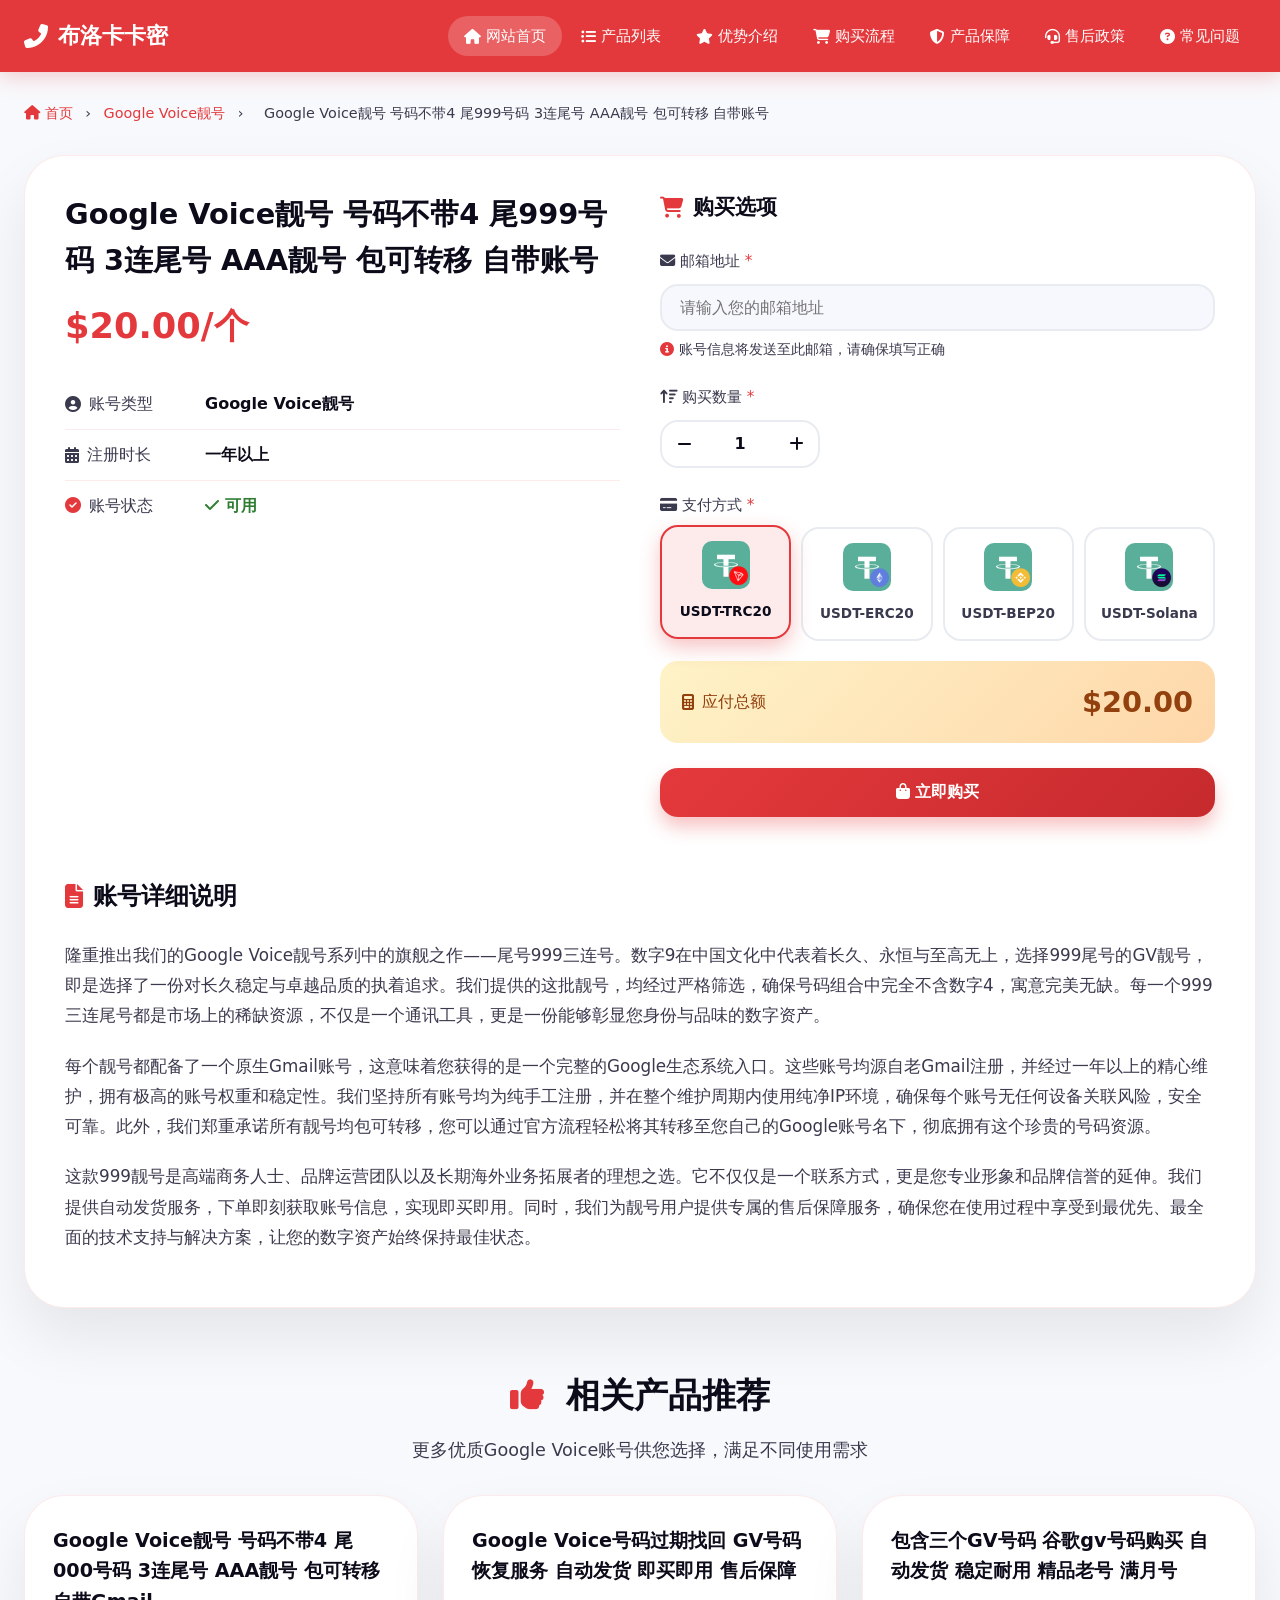
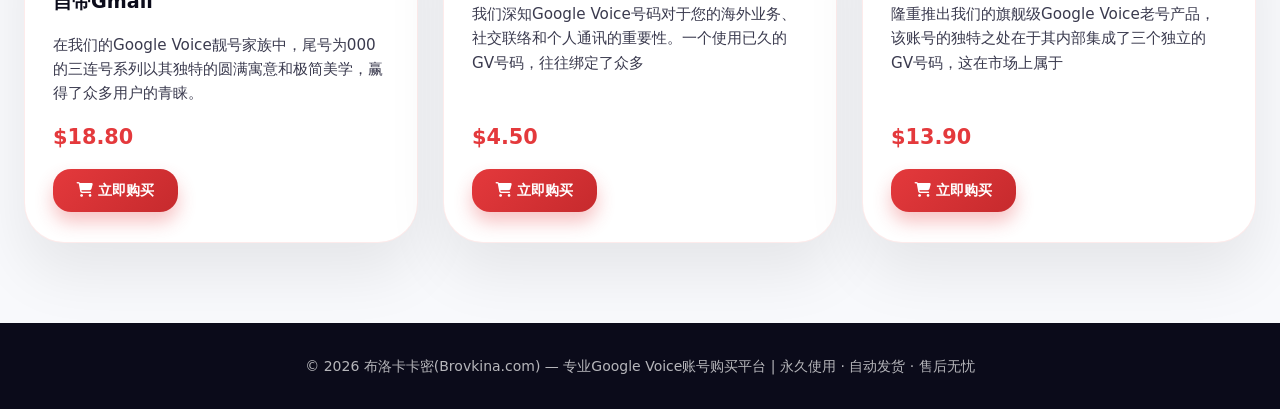
<file: detail/Google-Voice-jing-hao-hao-ma-bu-dai-4-wei-999-hao-ma-3-lian-wei-hao-AAA-jing-hao-bao-ke-zhuan-yi-zi-dai-zhang-hao.html>
<!DOCTYPE html>
<html lang="zh-CN">
<head>
    <meta charset="UTF-8">
    <meta name="viewport" content="width=device-width, initial-scale=1.0">
    <title>Google Voice靓号 号码不带4 尾999号码 3连尾号 AAA靓号 包可转移 自带账号-布洛卡卡密</title>
    <meta name="description" content="出售Google Voice靓号，号码不含数字4且末尾为999三连号，象征长久与尊贵。每个靓号均自带Gmail账号，品质AAA级。我们承诺包可转移，账号纯手工注册，无设备关联，安全稳定。自动发货，即买即用，适合长期项目及品牌形象塑造。">
    <meta name="keywords" content="google voice在线购买,google voice账号出售,gv号出售,语音购买">
    <meta name="robots" content="index, follow">
    <meta property="og:title" content="Google Voice靓号 号码不带4 尾999号码 3连尾号 AAA靓号 包可转移 自带账号">
    <meta property="og:description" content="出售Google Voice靓号，号码不含数字4且末尾为999三连号，象征长久与尊贵。每个靓号均自带Gmail账号，品质AAA级。我们承诺包可转移，账号纯手工注册，无设备关联，安全稳定。自动发货，即买即用，适合长期项目及品牌形象塑造。">
    <meta property="og:type" content="product">
    <meta property="og:url" content="https://zsjr810.com/detail/Google-Voice-jing-hao-hao-ma-bu-dai-4-wei-999-hao-ma-3-lian-wei-hao-AAA-jing-hao-bao-ke-zhuan-yi-zi-dai-zhang-hao.html">
    <meta property="og:image" content="https://zsjr810.com/static/brovkina/img/brovkina.png">
    <meta property="og:price:amount" content="20.00">
    <meta property="og:price:currency" content="USD">
    <meta name="twitter:card" content="product">
    <meta name="twitter:title" content="Google Voice靓号 号码不带4 尾999号码 3连尾号 AAA靓号 包可转移 自带账号">
    <meta name="twitter:description" content="出售Google Voice靓号，号码不含数字4且末尾为999三连号，象征长久与尊贵。每个靓号均自带Gmail账号，品质AAA级。我们承诺包可转移，账号纯手工注册，无设备关联，安全稳定。自动发货，即买即用，适合长期项目及品牌形象塑造。">
    <meta name="twitter:image" content="https://zsjr810.com/static/brovkina/img/brovkina.png">
    <meta name="twitter:data1" content="$20.00">
    <meta name="twitter:label1" content="价格">
    <link rel="canonical" href="https://zsjr810.com/detail/Google-Voice-jing-hao-hao-ma-bu-dai-4-wei-999-hao-ma-3-lian-wei-hao-AAA-jing-hao-bao-ke-zhuan-yi-zi-dai-zhang-hao.html">
    <link rel="icon" type="image/x-icon" href="/favicon.ico">
    <link rel="stylesheet" href="https://cdnjs.cloudflare.com/ajax/libs/font-awesome/6.4.0/css/all.min.css">
    <link rel="stylesheet" href="/static/brovkina/css/brovkina.css?v=1787837746">
    <script type="application/ld+json">
        {
            "@context": "https://schema.org",
            "@type": "Product",
            "name": "Google Voice靓号 号码不带4 尾999号码 3连尾号 AAA靓号 包可转移 自带账号",
            "description": "出售Google Voice靓号，号码不含数字4且末尾为999三连号，象征长久与尊贵。每个靓号均自带Gmail账号，品质AAA级。我们承诺包可转移，账号纯手工注册，无设备关联，安全稳定。自动发货，即买即用，适合长期项目及品牌形象塑造。",
            "image": "https://zsjr810.com/static/brovkina/img/brovkina.png",
            "brand": {
                "@type": "Brand",
                "name": "布洛卡卡密"
            },
            "offers": {
                "@type": "Offer",
                "url": "https://zsjr810.com/detail/Google-Voice-jing-hao-hao-ma-bu-dai-4-wei-999-hao-ma-3-lian-wei-hao-AAA-jing-hao-bao-ke-zhuan-yi-zi-dai-zhang-hao.html",
                "priceCurrency": "USD",
                "price": "20.00",
                "priceValidUntil": "2026-08-21",
                "availability": "https://schema.org/InStock",
                "seller": {
                    "@type": "Organization",
                    "name": "布洛卡卡密"
                }
            },
            "aggregateRating": {
                "@type": "AggregateRating",
                "ratingValue": "4.8",
                "reviewCount": "92"
            }
        }
    </script>
</head>
<body>
    <nav class="navbar" role="navigation" aria-label="主导航">
    <div class="nav-container">
        <a href="/" class="brand" aria-label="布洛卡卡密首页">
            <i class="fas fa-phone-alt brand-icon"></i>
            <span class="brand-text">布洛卡卡密</span>
        </a>
        <button class="hamburger" id="hamburger" aria-expanded="false" aria-controls="nav-menu" aria-label="切换导航菜单">
            <span class="bar"></span>
            <span class="bar"></span>
            <span class="bar"></span>
        </button>
        <ul class="nav-menu" id="nav-menu" role="menubar">
            <li role="none"><a href="/" role="menuitem" class="active"><i class="fas fa-home"></i> 网站首页</a></li>
            <li role="none"><a href="/#products" role="menuitem"><i class="fas fa-list-ul"></i> 产品列表</a></li>
            <li role="none"><a href="/#advantages" role="menuitem"><i class="fas fa-star"></i> 优势介绍</a></li>
            <li role="none"><a href="/#process" role="menuitem"><i class="fas fa-shopping-cart"></i> 购买流程</a></li>
            <li role="none"><a href="/#guarantee" role="menuitem"><i class="fas fa-shield-alt"></i> 产品保障</a></li>
            <li role="none"><a href="/#after-sales" role="menuitem"><i class="fas fa-headset"></i> 售后政策</a></li>
            <li role="none"><a href="/#faq" role="menuitem"><i class="fas fa-question-circle"></i> 常见问题</a></li>
        </ul>
    </div>
</nav>
    <div class="container">
    <div class="breadcrumb">
        <a href="/"><i class="fas fa-home"></i> 首页</a>
        <span>›</span>
        <a href="/">Google Voice靓号</a>
        <span>›</span>
        <span>Google Voice靓号 号码不带4 尾999号码 3连尾号 AAA靓号 包可转移 自带账号</span>
    </div>
</div>

<div class="container">
    <div class="product-d-detail">
        <div class="product-d-info">
            <h1 class="product-d-title">Google Voice靓号 号码不带4 尾999号码 3连尾号 AAA靓号 包可转移 自带账号</h1>
            <div class="product-d-price">$20.00/个</div>
            <div class="product-d-specs">
                                <div class="spec-row">
                    <span class="spec-label"><i class="fas fa-user-circle"></i> 账号类型</span>
                    <span class="spec-value">Google Voice靓号</span>
                </div>
                                <div class="spec-row">
                    <span class="spec-label"><i class="fas fa-calendar-alt"></i> 注册时长</span>
                    <span class="spec-value">一年以上</span>
                </div>
                                <div class="spec-row">
                    <span class="spec-label"><i class="fas fa-check-circle" style="color:var(--jd-red);"></i> 账号状态</span>
                    <span class="spec-value highlight"><i class="fas fa-check"></i> 可用</span>
                </div>
            </div>
        </div>

        <div class="purchase-options">
            <h3 class="option-title"><i class="fas fa-shopping-cart"></i> 购买选项</h3>
            <div class="form-group">
                <label class="form-label"><i class="fas fa-envelope"></i> 邮箱地址 <span class="required">*</span></label>
                <input type="email" class="email-input" id="email" placeholder="请输入您的邮箱地址" required>
                <div class="email-hint"><i class="fas fa-info-circle" style="color:var(--jd-red);"></i> 账号信息将发送至此邮箱，请确保填写正确</div>
            </div>
            <div class="form-group">
                <label class="form-label"><i class="fas fa-sort-amount-up"></i> 购买数量 <span class="required">*</span></label>
                <div class="quantity-selector">
                    <button class="quantity-btn subtract"><i class="fas fa-minus"></i></button>
                    <input type="number" class="quantity-input" id="quantity" value="1" min="1" max="1000">
                    <button class="quantity-btn increase"><i class="fas fa-plus"></i></button>
                </div>
            </div>
            <div class="payment-section">
                <div class="form-label"><i class="fas fa-credit-card"></i> 支付方式 <span class="required">*</span></div>
                <div class="payment-methods">
                    <label class="payment-method selected">
                        <div class="payment-icon">
                            <img src="/static/brovkina/img/usdt-trc20.png" alt="USDT-TRC20" width="48" height="48">
                        </div>
                        <div class="payment-text">USDT-TRC20</div>
                    </label>

                    <label class="payment-method">
                        <div class="payment-icon">
                            <img src="/static/brovkina/img/usdt-erc20.png" alt="USDT-ERC20" width="48" height="48">
                        </div>
                        <div class="payment-text">USDT-ERC20</div>
                    </label>
                    <label class="payment-method">
                        <div class="payment-icon">
                            <img src="/static/brovkina/img/usdt-bep20.png" alt="USDT-BEP20" width="48" height="48">
                        </div>
                        <div class="payment-text">USDT-BEP20</div>
                    </label>
                    <label class="payment-method">
                        <div class="payment-icon">
                            <img src="/static/brovkina/img/usdt-solana.png" alt="USDT-Solana" width="48" height="48">
                        </div>
                        <div class="payment-text">USDT-Solana</div>
                    </label>
                </div>
            </div>
            <div class="total-price">
                <span class="total-label"><i class="fas fa-calculator"></i> 应付总额</span>
                <span class="total-amount" id="totalPrice" data-price="20.00">$20.00</span>
            </div>
            <div class="action-buttons">
                <button class="btn btn-primary" id="buyBtn"><i class="fas fa-shopping-bag"></i> 立即购买</button>
            </div>
        </div>

        <div class="product-d-description">
            <h2 class="description-d-title"><i class="fas fa-file-alt"></i> 账号详细说明</h2>
            <div class="description-d-content">
                <p>隆重推出我们的Google Voice靓号系列中的旗舰之作——尾号999三连号。数字9在中国文化中代表着长久、永恒与至高无上，选择999尾号的GV靓号，即是选择了一份对长久稳定与卓越品质的执着追求。我们提供的这批靓号，均经过严格筛选，确保号码组合中完全不含数字4，寓意完美无缺。每一个999三连尾号都是市场上的稀缺资源，不仅是一个通讯工具，更是一份能够彰显您身份与品味的数字资产。</p><p>每个靓号都配备了一个原生Gmail账号，这意味着您获得的是一个完整的Google生态系统入口。这些账号均源自老Gmail注册，并经过一年以上的精心维护，拥有极高的账号权重和稳定性。我们坚持所有账号均为纯手工注册，并在整个维护周期内使用纯净IP环境，确保每个账号无任何设备关联风险，安全可靠。此外，我们郑重承诺所有靓号均包可转移，您可以通过官方流程轻松将其转移至您自己的Google账号名下，彻底拥有这个珍贵的号码资源。</p><p>这款999靓号是高端商务人士、品牌运营团队以及长期海外业务拓展者的理想之选。它不仅仅是一个联系方式，更是您专业形象和品牌信誉的延伸。我们提供自动发货服务，下单即刻获取账号信息，实现即买即用。同时，我们为靓号用户提供专属的售后保障服务，确保您在使用过程中享受到最优先、最全面的技术支持与解决方案，让您的数字资产始终保持最佳状态。</p>            </div>
        </div>
    </div>
</div>

<section class="related-products">
    <div class="container">
        <h2 class="section-title"><i class="fas fa-thumbs-up"></i> 相关产品推荐</h2>
        <p class="section-subtitle">更多优质Google Voice账号供您选择，满足不同使用需求</p>
        <div class="product-grid">
                        <div class="ks-product-card">
                <h3 class="ks-product-card-title">Google Voice靓号 号码不带4 尾000号码 3连尾号 AAA靓号 包可转移 自带Gmail</h3>
                <p class="ks-product-card-description">在我们的Google Voice靓号家族中，尾号为000的三连号系列以其独特的圆满寓意和极简美学，赢得了众多用户的青睐。</p>
                <div class="ks-product-card-price">$18.80</div>
                <div class="ks-product-card-action">
                    <a href="/detail/Google-Voice-jing-hao-hao-ma-bu-dai-4-wei-000-hao-ma-3-lian-wei-hao-AAA-jing-hao-bao-ke-zhuan-yi-zi-dai-Gmail.html" class="btn btn-primary" target="_blank"><i class="fas fa-shopping-cart"></i> 立即购买</a>
                </div>
            </div>
                        <div class="ks-product-card">
                <h3 class="ks-product-card-title">Google Voice号码过期找回 GV号码恢复服务 自动发货 即买即用 售后保障</h3>
                <p class="ks-product-card-description">我们深知Google Voice号码对于您的海外业务、社交联络和个人通讯的重要性。一个使用已久的GV号码，往往绑定了众多</p>
                <div class="ks-product-card-price">$4.50</div>
                <div class="ks-product-card-action">
                    <a href="/detail/Google-Voice-hao-ma-guo-qi-zhao-hui-GV-hao-ma-hui-fu-fu-wu-zi-dong-fa-huo-ji-mai-ji-yong-shou-hou-bao-zhang.html" class="btn btn-primary" target="_blank"><i class="fas fa-shopping-cart"></i> 立即购买</a>
                </div>
            </div>
                        <div class="ks-product-card">
                <h3 class="ks-product-card-title">包含三个GV号码 谷歌gv号码购买 自动发货 稳定耐用 精品老号 满月号</h3>
                <p class="ks-product-card-description">隆重推出我们的旗舰级Google Voice老号产品，该账号的独特之处在于其内部集成了三个独立的GV号码，这在市场上属于</p>
                <div class="ks-product-card-price">$13.90</div>
                <div class="ks-product-card-action">
                    <a href="/detail/bao-han-san-ge-GV-hao-ma-gu-ge-gv-hao-ma-gou-mai-zi-dong-fa-huo-wen-ding-nai-yong-jing-pin-lao-hao-man-yue-hao.html" class="btn btn-primary" target="_blank"><i class="fas fa-shopping-cart"></i> 立即购买</a>
                </div>
            </div>
                    </div>
    </div>
</section>
	<footer class="footer">
    <p>© 2026 布洛卡卡密(Brovkina.com) — 专业Google Voice账号购买平台 | 永久使用 · 自动发货 · 售后无忧</p>
</footer>
	<script type="text/javascript" src="/static/brovkina/js/jquery.min.js"></script>
	<script type="text/javascript" src="/static/brovkina/js/clipboard.min.js"></script>
	<script type="text/javascript" src="/static/brovkina/js/qr-code-styling.js"></script>
	<script type="text/javascript" src="/static/brovkina/js/brovkina.js?v=trc20-20261015-2013"></script>
</body>
</html>
</file>
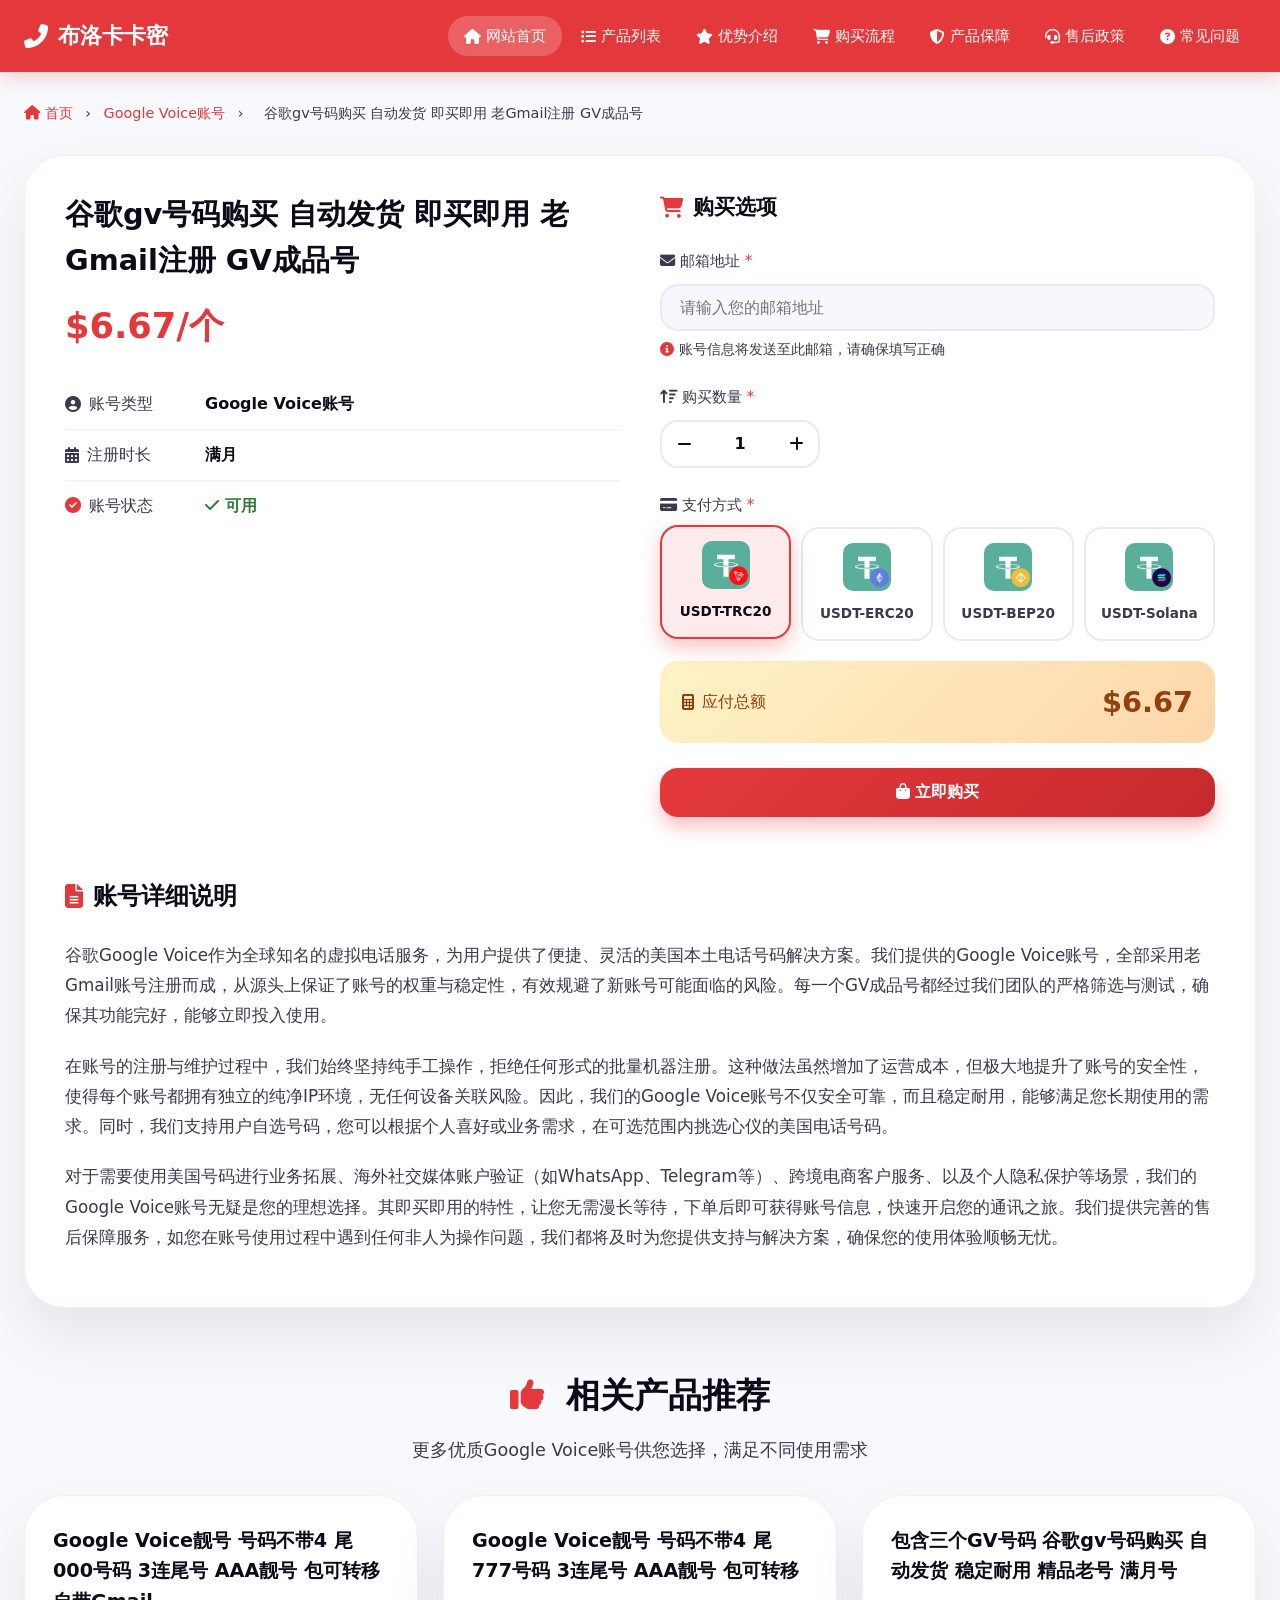
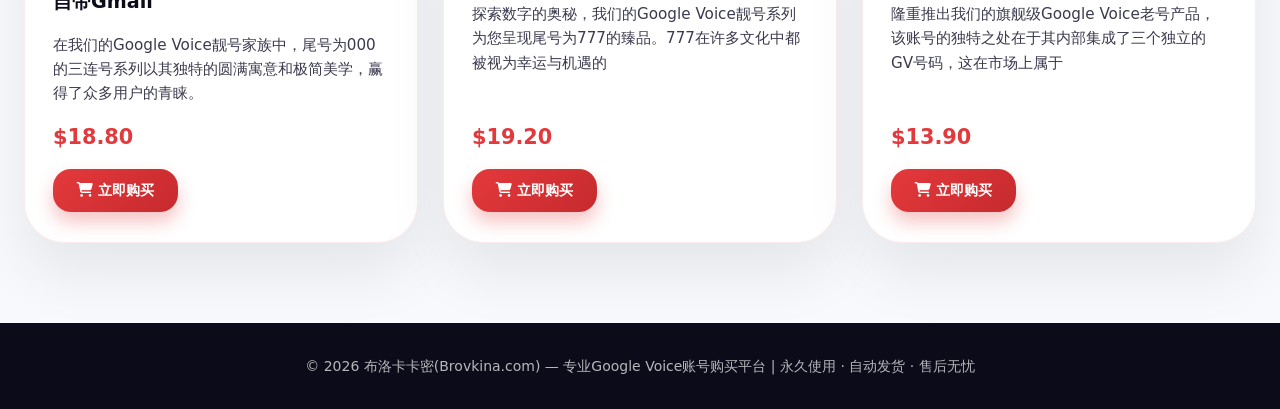
<file: detail/gu-ge-gv-hao-ma-gou-mai-zi-dong-fa-huo-ji-mai-ji-yong-lao-Gmail-zhu-ce-GV-cheng-pin-hao.html>
<!DOCTYPE html>
<html lang="zh-CN">
<head>
    <meta charset="UTF-8">
    <meta name="viewport" content="width=device-width, initial-scale=1.0">
    <title>谷歌gv号码购买 自动发货 即买即用 老Gmail注册 GV成品号-布洛卡卡密</title>
    <meta name="description" content="提供谷歌Google Voice虚拟美国号码账号，均为老Gmail邮箱注册并精心维护的GV成品号。我们采用纯手工注册方式，确保每个账号无设备关联且纯净IP环境，账号稳定耐用。支持自选心仪号码，购买后即买即用，适合海外业务沟通、社交媒体验证、跨境电商客户联络等多种场景，是您可靠的通讯伙伴。">
    <meta name="keywords" content="谷歌gv购买,google voice购买,google voice自助购买,gv号码购买">
    <meta name="robots" content="index, follow">
    <meta property="og:title" content="谷歌gv号码购买 自动发货 即买即用 老Gmail注册 GV成品号">
    <meta property="og:description" content="提供谷歌Google Voice虚拟美国号码账号，均为老Gmail邮箱注册并精心维护的GV成品号。我们采用纯手工注册方式，确保每个账号无设备关联且纯净IP环境，账号稳定耐用。支持自选心仪号码，购买后即买即用，适合海外业务沟通、社交媒体验证、跨境电商客户联络等多种场景，是您可靠的通讯伙伴。">
    <meta property="og:type" content="product">
    <meta property="og:url" content="https://zsjr810.com/detail/gu-ge-gv-hao-ma-gou-mai-zi-dong-fa-huo-ji-mai-ji-yong-lao-Gmail-zhu-ce-GV-cheng-pin-hao.html">
    <meta property="og:image" content="https://zsjr810.com/static/brovkina/img/brovkina.png">
    <meta property="og:price:amount" content="6.67">
    <meta property="og:price:currency" content="USD">
    <meta name="twitter:card" content="product">
    <meta name="twitter:title" content="谷歌gv号码购买 自动发货 即买即用 老Gmail注册 GV成品号">
    <meta name="twitter:description" content="提供谷歌Google Voice虚拟美国号码账号，均为老Gmail邮箱注册并精心维护的GV成品号。我们采用纯手工注册方式，确保每个账号无设备关联且纯净IP环境，账号稳定耐用。支持自选心仪号码，购买后即买即用，适合海外业务沟通、社交媒体验证、跨境电商客户联络等多种场景，是您可靠的通讯伙伴。">
    <meta name="twitter:image" content="https://zsjr810.com/static/brovkina/img/brovkina.png">
    <meta name="twitter:data1" content="$6.67">
    <meta name="twitter:label1" content="价格">
    <link rel="canonical" href="https://zsjr810.com/detail/gu-ge-gv-hao-ma-gou-mai-zi-dong-fa-huo-ji-mai-ji-yong-lao-Gmail-zhu-ce-GV-cheng-pin-hao.html">
    <link rel="icon" type="image/x-icon" href="/favicon.ico">
    <link rel="stylesheet" href="https://cdnjs.cloudflare.com/ajax/libs/font-awesome/6.4.0/css/all.min.css">
    <link rel="stylesheet" href="/static/brovkina/css/brovkina.css?v=1787837746">
    <script type="application/ld+json">
        {
            "@context": "https://schema.org",
            "@type": "Product",
            "name": "谷歌gv号码购买 自动发货 即买即用 老Gmail注册 GV成品号",
            "description": "提供谷歌Google Voice虚拟美国号码账号，均为老Gmail邮箱注册并精心维护的GV成品号。我们采用纯手工注册方式，确保每个账号无设备关联且纯净IP环境，账号稳定耐用。支持自选心仪号码，购买后即买即用，适合海外业务沟通、社交媒体验证、跨境电商客户联络等多种场景，是您可靠的通讯伙伴。",
            "image": "https://zsjr810.com/static/brovkina/img/brovkina.png",
            "brand": {
                "@type": "Brand",
                "name": "布洛卡卡密"
            },
            "offers": {
                "@type": "Offer",
                "url": "https://zsjr810.com/detail/gu-ge-gv-hao-ma-gou-mai-zi-dong-fa-huo-ji-mai-ji-yong-lao-Gmail-zhu-ce-GV-cheng-pin-hao.html",
                "priceCurrency": "USD",
                "price": "6.67",
                "priceValidUntil": "2026-08-21",
                "availability": "https://schema.org/InStock",
                "seller": {
                    "@type": "Organization",
                    "name": "布洛卡卡密"
                }
            },
            "aggregateRating": {
                "@type": "AggregateRating",
                "ratingValue": "5.0",
                "reviewCount": "92"
            }
        }
    </script>
</head>
<body>
    <nav class="navbar" role="navigation" aria-label="主导航">
    <div class="nav-container">
        <a href="/" class="brand" aria-label="布洛卡卡密首页">
            <i class="fas fa-phone-alt brand-icon"></i>
            <span class="brand-text">布洛卡卡密</span>
        </a>
        <button class="hamburger" id="hamburger" aria-expanded="false" aria-controls="nav-menu" aria-label="切换导航菜单">
            <span class="bar"></span>
            <span class="bar"></span>
            <span class="bar"></span>
        </button>
        <ul class="nav-menu" id="nav-menu" role="menubar">
            <li role="none"><a href="/" role="menuitem" class="active"><i class="fas fa-home"></i> 网站首页</a></li>
            <li role="none"><a href="/#products" role="menuitem"><i class="fas fa-list-ul"></i> 产品列表</a></li>
            <li role="none"><a href="/#advantages" role="menuitem"><i class="fas fa-star"></i> 优势介绍</a></li>
            <li role="none"><a href="/#process" role="menuitem"><i class="fas fa-shopping-cart"></i> 购买流程</a></li>
            <li role="none"><a href="/#guarantee" role="menuitem"><i class="fas fa-shield-alt"></i> 产品保障</a></li>
            <li role="none"><a href="/#after-sales" role="menuitem"><i class="fas fa-headset"></i> 售后政策</a></li>
            <li role="none"><a href="/#faq" role="menuitem"><i class="fas fa-question-circle"></i> 常见问题</a></li>
        </ul>
    </div>
</nav>
    <div class="container">
    <div class="breadcrumb">
        <a href="/"><i class="fas fa-home"></i> 首页</a>
        <span>›</span>
        <a href="/">Google Voice账号</a>
        <span>›</span>
        <span>谷歌gv号码购买 自动发货 即买即用 老Gmail注册 GV成品号</span>
    </div>
</div>

<div class="container">
    <div class="product-d-detail">
        <div class="product-d-info">
            <h1 class="product-d-title">谷歌gv号码购买 自动发货 即买即用 老Gmail注册 GV成品号</h1>
            <div class="product-d-price">$6.67/个</div>
            <div class="product-d-specs">
                                <div class="spec-row">
                    <span class="spec-label"><i class="fas fa-user-circle"></i> 账号类型</span>
                    <span class="spec-value">Google Voice账号</span>
                </div>
                                <div class="spec-row">
                    <span class="spec-label"><i class="fas fa-calendar-alt"></i> 注册时长</span>
                    <span class="spec-value">满月</span>
                </div>
                                <div class="spec-row">
                    <span class="spec-label"><i class="fas fa-check-circle" style="color:var(--jd-red);"></i> 账号状态</span>
                    <span class="spec-value highlight"><i class="fas fa-check"></i> 可用</span>
                </div>
            </div>
        </div>

        <div class="purchase-options">
            <h3 class="option-title"><i class="fas fa-shopping-cart"></i> 购买选项</h3>
            <div class="form-group">
                <label class="form-label"><i class="fas fa-envelope"></i> 邮箱地址 <span class="required">*</span></label>
                <input type="email" class="email-input" id="email" placeholder="请输入您的邮箱地址" required>
                <div class="email-hint"><i class="fas fa-info-circle" style="color:var(--jd-red);"></i> 账号信息将发送至此邮箱，请确保填写正确</div>
            </div>
            <div class="form-group">
                <label class="form-label"><i class="fas fa-sort-amount-up"></i> 购买数量 <span class="required">*</span></label>
                <div class="quantity-selector">
                    <button class="quantity-btn subtract"><i class="fas fa-minus"></i></button>
                    <input type="number" class="quantity-input" id="quantity" value="1" min="1" max="1000">
                    <button class="quantity-btn increase"><i class="fas fa-plus"></i></button>
                </div>
            </div>
            <div class="payment-section">
                <div class="form-label"><i class="fas fa-credit-card"></i> 支付方式 <span class="required">*</span></div>
                <div class="payment-methods">
                    <label class="payment-method selected">
                        <div class="payment-icon">
                            <img src="/static/brovkina/img/usdt-trc20.png" alt="USDT-TRC20" width="48" height="48">
                        </div>
                        <div class="payment-text">USDT-TRC20</div>
                    </label>

                    <label class="payment-method">
                        <div class="payment-icon">
                            <img src="/static/brovkina/img/usdt-erc20.png" alt="USDT-ERC20" width="48" height="48">
                        </div>
                        <div class="payment-text">USDT-ERC20</div>
                    </label>
                    <label class="payment-method">
                        <div class="payment-icon">
                            <img src="/static/brovkina/img/usdt-bep20.png" alt="USDT-BEP20" width="48" height="48">
                        </div>
                        <div class="payment-text">USDT-BEP20</div>
                    </label>
                    <label class="payment-method">
                        <div class="payment-icon">
                            <img src="/static/brovkina/img/usdt-solana.png" alt="USDT-Solana" width="48" height="48">
                        </div>
                        <div class="payment-text">USDT-Solana</div>
                    </label>
                </div>
            </div>
            <div class="total-price">
                <span class="total-label"><i class="fas fa-calculator"></i> 应付总额</span>
                <span class="total-amount" id="totalPrice" data-price="6.67">$6.67</span>
            </div>
            <div class="action-buttons">
                <button class="btn btn-primary" id="buyBtn"><i class="fas fa-shopping-bag"></i> 立即购买</button>
            </div>
        </div>

        <div class="product-d-description">
            <h2 class="description-d-title"><i class="fas fa-file-alt"></i> 账号详细说明</h2>
            <div class="description-d-content">
                <p>谷歌Google Voice作为全球知名的虚拟电话服务，为用户提供了便捷、灵活的美国本土电话号码解决方案。我们提供的Google Voice账号，全部采用老Gmail账号注册而成，从源头上保证了账号的权重与稳定性，有效规避了新账号可能面临的风险。每一个GV成品号都经过我们团队的严格筛选与测试，确保其功能完好，能够立即投入使用。</p><p>在账号的注册与维护过程中，我们始终坚持纯手工操作，拒绝任何形式的批量机器注册。这种做法虽然增加了运营成本，但极大地提升了账号的安全性，使得每个账号都拥有独立的纯净IP环境，无任何设备关联风险。因此，我们的Google Voice账号不仅安全可靠，而且稳定耐用，能够满足您长期使用的需求。同时，我们支持用户自选号码，您可以根据个人喜好或业务需求，在可选范围内挑选心仪的美国电话号码。</p><p>对于需要使用美国号码进行业务拓展、海外社交媒体账户验证（如WhatsApp、Telegram等）、跨境电商客户服务、以及个人隐私保护等场景，我们的Google Voice账号无疑是您的理想选择。其即买即用的特性，让您无需漫长等待，下单后即可获得账号信息，快速开启您的通讯之旅。我们提供完善的售后保障服务，如您在账号使用过程中遇到任何非人为操作问题，我们都将及时为您提供支持与解决方案，确保您的使用体验顺畅无忧。</p>            </div>
        </div>
    </div>
</div>

<section class="related-products">
    <div class="container">
        <h2 class="section-title"><i class="fas fa-thumbs-up"></i> 相关产品推荐</h2>
        <p class="section-subtitle">更多优质Google Voice账号供您选择，满足不同使用需求</p>
        <div class="product-grid">
                        <div class="ks-product-card">
                <h3 class="ks-product-card-title">Google Voice靓号 号码不带4 尾000号码 3连尾号 AAA靓号 包可转移 自带Gmail</h3>
                <p class="ks-product-card-description">在我们的Google Voice靓号家族中，尾号为000的三连号系列以其独特的圆满寓意和极简美学，赢得了众多用户的青睐。</p>
                <div class="ks-product-card-price">$18.80</div>
                <div class="ks-product-card-action">
                    <a href="/detail/Google-Voice-jing-hao-hao-ma-bu-dai-4-wei-000-hao-ma-3-lian-wei-hao-AAA-jing-hao-bao-ke-zhuan-yi-zi-dai-Gmail.html" class="btn btn-primary" target="_blank"><i class="fas fa-shopping-cart"></i> 立即购买</a>
                </div>
            </div>
                        <div class="ks-product-card">
                <h3 class="ks-product-card-title">Google Voice靓号 号码不带4 尾777号码 3连尾号 AAA靓号 包可转移</h3>
                <p class="ks-product-card-description">探索数字的奥秘，我们的Google Voice靓号系列为您呈现尾号为777的臻品。777在许多文化中都被视为幸运与机遇的</p>
                <div class="ks-product-card-price">$19.20</div>
                <div class="ks-product-card-action">
                    <a href="/detail/Google-Voice-jing-hao-hao-ma-bu-dai-4-wei-777-hao-ma-3-lian-wei-hao-AAA-jing-hao-bao-ke-zhuan-yi.html" class="btn btn-primary" target="_blank"><i class="fas fa-shopping-cart"></i> 立即购买</a>
                </div>
            </div>
                        <div class="ks-product-card">
                <h3 class="ks-product-card-title">包含三个GV号码 谷歌gv号码购买 自动发货 稳定耐用 精品老号 满月号</h3>
                <p class="ks-product-card-description">隆重推出我们的旗舰级Google Voice老号产品，该账号的独特之处在于其内部集成了三个独立的GV号码，这在市场上属于</p>
                <div class="ks-product-card-price">$13.90</div>
                <div class="ks-product-card-action">
                    <a href="/detail/bao-han-san-ge-GV-hao-ma-gu-ge-gv-hao-ma-gou-mai-zi-dong-fa-huo-wen-ding-nai-yong-jing-pin-lao-hao-man-yue-hao.html" class="btn btn-primary" target="_blank"><i class="fas fa-shopping-cart"></i> 立即购买</a>
                </div>
            </div>
                    </div>
    </div>
</section>
	<footer class="footer">
    <p>© 2026 布洛卡卡密(Brovkina.com) — 专业Google Voice账号购买平台 | 永久使用 · 自动发货 · 售后无忧</p>
</footer>
	<script type="text/javascript" src="/static/brovkina/js/jquery.min.js"></script>
	<script type="text/javascript" src="/static/brovkina/js/clipboard.min.js"></script>
	<script type="text/javascript" src="/static/brovkina/js/qr-code-styling.js"></script>
	<script type="text/javascript" src="/static/brovkina/js/brovkina.js?v=trc20-20261015-2013"></script>
</body>
</html>
</file>
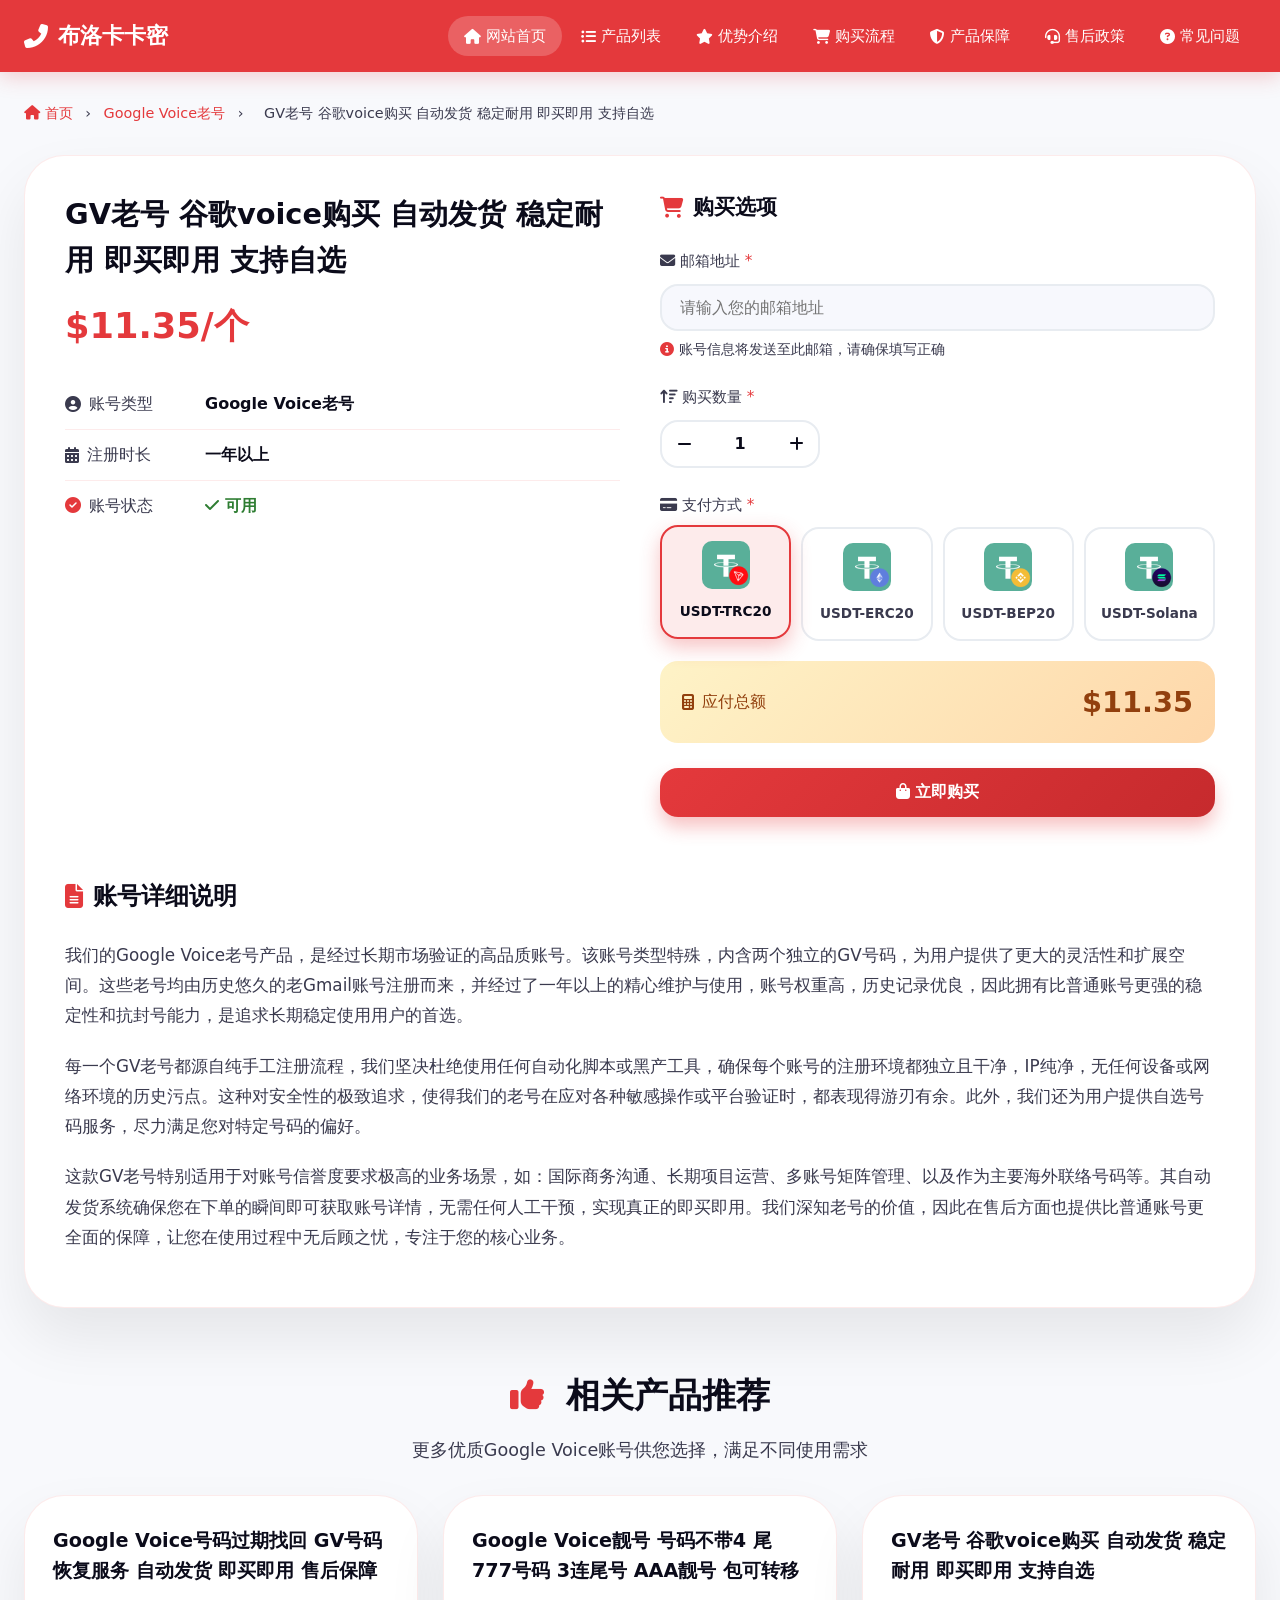
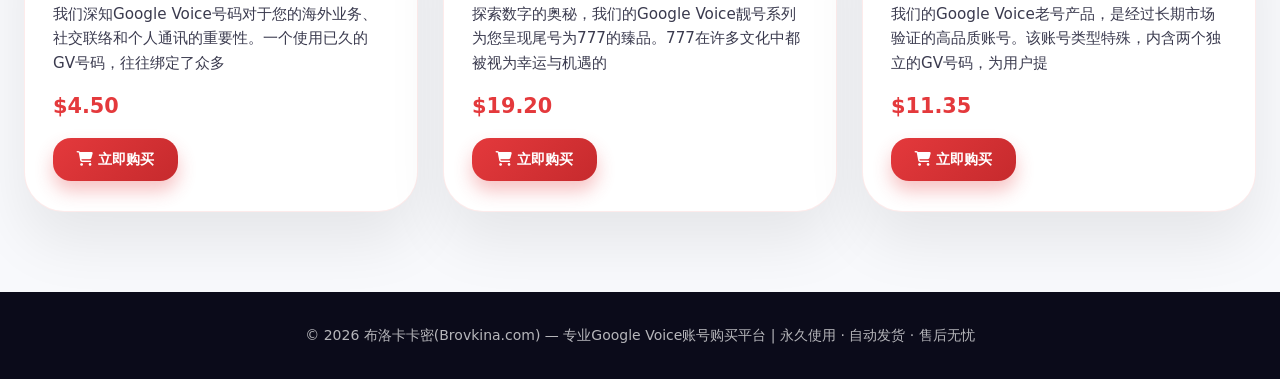
<file: detail/GV-lao-hao-gu-ge-voice-gou-mai-zi-dong-fa-huo-wen-ding-nai-yong-ji-mai-ji-yong-zhi-chi-zi-xuan.html>
<!DOCTYPE html>
<html lang="zh-CN">
<head>
    <meta charset="UTF-8">
    <meta name="viewport" content="width=device-width, initial-scale=1.0">
    <title>GV老号 谷歌voice购买 自动发货 稳定耐用 即买即用 支持自选-布洛卡卡密</title>
    <meta name="description" content="销售高品质Google Voice老号，该类型账号附带两个独立GV号码，功能强大。所有账号均为老Gmail注册并长期使用，具有极高的稳定性和抗封风险能力。账号支持自动发货，购买后秒发，即买即用。纯手工注册，无设备关联，安全纯净，适合对账号质量有高要求的专业用户。">
    <meta name="keywords" content="google voice账号购买,google voice批发,gv号出售,谷歌虚拟号码购买">
    <meta name="robots" content="index, follow">
    <meta property="og:title" content="GV老号 谷歌voice购买 自动发货 稳定耐用 即买即用 支持自选">
    <meta property="og:description" content="销售高品质Google Voice老号，该类型账号附带两个独立GV号码，功能强大。所有账号均为老Gmail注册并长期使用，具有极高的稳定性和抗封风险能力。账号支持自动发货，购买后秒发，即买即用。纯手工注册，无设备关联，安全纯净，适合对账号质量有高要求的专业用户。">
    <meta property="og:type" content="product">
    <meta property="og:url" content="https://zsjr810.com/detail/GV-lao-hao-gu-ge-voice-gou-mai-zi-dong-fa-huo-wen-ding-nai-yong-ji-mai-ji-yong-zhi-chi-zi-xuan.html">
    <meta property="og:image" content="https://zsjr810.com/static/brovkina/img/brovkina.png">
    <meta property="og:price:amount" content="11.35">
    <meta property="og:price:currency" content="USD">
    <meta name="twitter:card" content="product">
    <meta name="twitter:title" content="GV老号 谷歌voice购买 自动发货 稳定耐用 即买即用 支持自选">
    <meta name="twitter:description" content="销售高品质Google Voice老号，该类型账号附带两个独立GV号码，功能强大。所有账号均为老Gmail注册并长期使用，具有极高的稳定性和抗封风险能力。账号支持自动发货，购买后秒发，即买即用。纯手工注册，无设备关联，安全纯净，适合对账号质量有高要求的专业用户。">
    <meta name="twitter:image" content="https://zsjr810.com/static/brovkina/img/brovkina.png">
    <meta name="twitter:data1" content="$11.35">
    <meta name="twitter:label1" content="价格">
    <link rel="canonical" href="https://zsjr810.com/detail/GV-lao-hao-gu-ge-voice-gou-mai-zi-dong-fa-huo-wen-ding-nai-yong-ji-mai-ji-yong-zhi-chi-zi-xuan.html">
    <link rel="icon" type="image/x-icon" href="/favicon.ico">
    <link rel="stylesheet" href="https://cdnjs.cloudflare.com/ajax/libs/font-awesome/6.4.0/css/all.min.css">
    <link rel="stylesheet" href="/static/brovkina/css/brovkina.css?v=1787837746">
    <script type="application/ld+json">
        {
            "@context": "https://schema.org",
            "@type": "Product",
            "name": "GV老号 谷歌voice购买 自动发货 稳定耐用 即买即用 支持自选",
            "description": "销售高品质Google Voice老号，该类型账号附带两个独立GV号码，功能强大。所有账号均为老Gmail注册并长期使用，具有极高的稳定性和抗封风险能力。账号支持自动发货，购买后秒发，即买即用。纯手工注册，无设备关联，安全纯净，适合对账号质量有高要求的专业用户。",
            "image": "https://zsjr810.com/static/brovkina/img/brovkina.png",
            "brand": {
                "@type": "Brand",
                "name": "布洛卡卡密"
            },
            "offers": {
                "@type": "Offer",
                "url": "https://zsjr810.com/detail/GV-lao-hao-gu-ge-voice-gou-mai-zi-dong-fa-huo-wen-ding-nai-yong-ji-mai-ji-yong-zhi-chi-zi-xuan.html",
                "priceCurrency": "USD",
                "price": "11.35",
                "priceValidUntil": "2026-08-21",
                "availability": "https://schema.org/InStock",
                "seller": {
                    "@type": "Organization",
                    "name": "布洛卡卡密"
                }
            },
            "aggregateRating": {
                "@type": "AggregateRating",
                "ratingValue": "4.9",
                "reviewCount": "92"
            }
        }
    </script>
</head>
<body>
    <nav class="navbar" role="navigation" aria-label="主导航">
    <div class="nav-container">
        <a href="/" class="brand" aria-label="布洛卡卡密首页">
            <i class="fas fa-phone-alt brand-icon"></i>
            <span class="brand-text">布洛卡卡密</span>
        </a>
        <button class="hamburger" id="hamburger" aria-expanded="false" aria-controls="nav-menu" aria-label="切换导航菜单">
            <span class="bar"></span>
            <span class="bar"></span>
            <span class="bar"></span>
        </button>
        <ul class="nav-menu" id="nav-menu" role="menubar">
            <li role="none"><a href="/" role="menuitem" class="active"><i class="fas fa-home"></i> 网站首页</a></li>
            <li role="none"><a href="/#products" role="menuitem"><i class="fas fa-list-ul"></i> 产品列表</a></li>
            <li role="none"><a href="/#advantages" role="menuitem"><i class="fas fa-star"></i> 优势介绍</a></li>
            <li role="none"><a href="/#process" role="menuitem"><i class="fas fa-shopping-cart"></i> 购买流程</a></li>
            <li role="none"><a href="/#guarantee" role="menuitem"><i class="fas fa-shield-alt"></i> 产品保障</a></li>
            <li role="none"><a href="/#after-sales" role="menuitem"><i class="fas fa-headset"></i> 售后政策</a></li>
            <li role="none"><a href="/#faq" role="menuitem"><i class="fas fa-question-circle"></i> 常见问题</a></li>
        </ul>
    </div>
</nav>
    <div class="container">
    <div class="breadcrumb">
        <a href="/"><i class="fas fa-home"></i> 首页</a>
        <span>›</span>
        <a href="/">Google Voice老号</a>
        <span>›</span>
        <span>GV老号 谷歌voice购买 自动发货 稳定耐用 即买即用 支持自选</span>
    </div>
</div>

<div class="container">
    <div class="product-d-detail">
        <div class="product-d-info">
            <h1 class="product-d-title">GV老号 谷歌voice购买 自动发货 稳定耐用 即买即用 支持自选</h1>
            <div class="product-d-price">$11.35/个</div>
            <div class="product-d-specs">
                                <div class="spec-row">
                    <span class="spec-label"><i class="fas fa-user-circle"></i> 账号类型</span>
                    <span class="spec-value">Google Voice老号</span>
                </div>
                                <div class="spec-row">
                    <span class="spec-label"><i class="fas fa-calendar-alt"></i> 注册时长</span>
                    <span class="spec-value">一年以上</span>
                </div>
                                <div class="spec-row">
                    <span class="spec-label"><i class="fas fa-check-circle" style="color:var(--jd-red);"></i> 账号状态</span>
                    <span class="spec-value highlight"><i class="fas fa-check"></i> 可用</span>
                </div>
            </div>
        </div>

        <div class="purchase-options">
            <h3 class="option-title"><i class="fas fa-shopping-cart"></i> 购买选项</h3>
            <div class="form-group">
                <label class="form-label"><i class="fas fa-envelope"></i> 邮箱地址 <span class="required">*</span></label>
                <input type="email" class="email-input" id="email" placeholder="请输入您的邮箱地址" required>
                <div class="email-hint"><i class="fas fa-info-circle" style="color:var(--jd-red);"></i> 账号信息将发送至此邮箱，请确保填写正确</div>
            </div>
            <div class="form-group">
                <label class="form-label"><i class="fas fa-sort-amount-up"></i> 购买数量 <span class="required">*</span></label>
                <div class="quantity-selector">
                    <button class="quantity-btn subtract"><i class="fas fa-minus"></i></button>
                    <input type="number" class="quantity-input" id="quantity" value="1" min="1" max="1000">
                    <button class="quantity-btn increase"><i class="fas fa-plus"></i></button>
                </div>
            </div>
            <div class="payment-section">
                <div class="form-label"><i class="fas fa-credit-card"></i> 支付方式 <span class="required">*</span></div>
                <div class="payment-methods">
                    <label class="payment-method selected">
                        <div class="payment-icon">
                            <img src="/static/brovkina/img/usdt-trc20.png" alt="USDT-TRC20" width="48" height="48">
                        </div>
                        <div class="payment-text">USDT-TRC20</div>
                    </label>

                    <label class="payment-method">
                        <div class="payment-icon">
                            <img src="/static/brovkina/img/usdt-erc20.png" alt="USDT-ERC20" width="48" height="48">
                        </div>
                        <div class="payment-text">USDT-ERC20</div>
                    </label>
                    <label class="payment-method">
                        <div class="payment-icon">
                            <img src="/static/brovkina/img/usdt-bep20.png" alt="USDT-BEP20" width="48" height="48">
                        </div>
                        <div class="payment-text">USDT-BEP20</div>
                    </label>
                    <label class="payment-method">
                        <div class="payment-icon">
                            <img src="/static/brovkina/img/usdt-solana.png" alt="USDT-Solana" width="48" height="48">
                        </div>
                        <div class="payment-text">USDT-Solana</div>
                    </label>
                </div>
            </div>
            <div class="total-price">
                <span class="total-label"><i class="fas fa-calculator"></i> 应付总额</span>
                <span class="total-amount" id="totalPrice" data-price="11.35">$11.35</span>
            </div>
            <div class="action-buttons">
                <button class="btn btn-primary" id="buyBtn"><i class="fas fa-shopping-bag"></i> 立即购买</button>
            </div>
        </div>

        <div class="product-d-description">
            <h2 class="description-d-title"><i class="fas fa-file-alt"></i> 账号详细说明</h2>
            <div class="description-d-content">
                <p>我们的Google Voice老号产品，是经过长期市场验证的高品质账号。该账号类型特殊，内含两个独立的GV号码，为用户提供了更大的灵活性和扩展空间。这些老号均由历史悠久的老Gmail账号注册而来，并经过了一年以上的精心维护与使用，账号权重高，历史记录优良，因此拥有比普通账号更强的稳定性和抗封号能力，是追求长期稳定使用用户的首选。</p><p>每一个GV老号都源自纯手工注册流程，我们坚决杜绝使用任何自动化脚本或黑产工具，确保每个账号的注册环境都独立且干净，IP纯净，无任何设备或网络环境的历史污点。这种对安全性的极致追求，使得我们的老号在应对各种敏感操作或平台验证时，都表现得游刃有余。此外，我们还为用户提供自选号码服务，尽力满足您对特定号码的偏好。</p><p>这款GV老号特别适用于对账号信誉度要求极高的业务场景，如：国际商务沟通、长期项目运营、多账号矩阵管理、以及作为主要海外联络号码等。其自动发货系统确保您在下单的瞬间即可获取账号详情，无需任何人工干预，实现真正的即买即用。我们深知老号的价值，因此在售后方面也提供比普通账号更全面的保障，让您在使用过程中无后顾之忧，专注于您的核心业务。</p>            </div>
        </div>
    </div>
</div>

<section class="related-products">
    <div class="container">
        <h2 class="section-title"><i class="fas fa-thumbs-up"></i> 相关产品推荐</h2>
        <p class="section-subtitle">更多优质Google Voice账号供您选择，满足不同使用需求</p>
        <div class="product-grid">
                        <div class="ks-product-card">
                <h3 class="ks-product-card-title">Google Voice号码过期找回 GV号码恢复服务 自动发货 即买即用 售后保障</h3>
                <p class="ks-product-card-description">我们深知Google Voice号码对于您的海外业务、社交联络和个人通讯的重要性。一个使用已久的GV号码，往往绑定了众多</p>
                <div class="ks-product-card-price">$4.50</div>
                <div class="ks-product-card-action">
                    <a href="/detail/Google-Voice-hao-ma-guo-qi-zhao-hui-GV-hao-ma-hui-fu-fu-wu-zi-dong-fa-huo-ji-mai-ji-yong-shou-hou-bao-zhang.html" class="btn btn-primary" target="_blank"><i class="fas fa-shopping-cart"></i> 立即购买</a>
                </div>
            </div>
                        <div class="ks-product-card">
                <h3 class="ks-product-card-title">Google Voice靓号 号码不带4 尾777号码 3连尾号 AAA靓号 包可转移</h3>
                <p class="ks-product-card-description">探索数字的奥秘，我们的Google Voice靓号系列为您呈现尾号为777的臻品。777在许多文化中都被视为幸运与机遇的</p>
                <div class="ks-product-card-price">$19.20</div>
                <div class="ks-product-card-action">
                    <a href="/detail/Google-Voice-jing-hao-hao-ma-bu-dai-4-wei-777-hao-ma-3-lian-wei-hao-AAA-jing-hao-bao-ke-zhuan-yi.html" class="btn btn-primary" target="_blank"><i class="fas fa-shopping-cart"></i> 立即购买</a>
                </div>
            </div>
                        <div class="ks-product-card">
                <h3 class="ks-product-card-title">GV老号 谷歌voice购买 自动发货 稳定耐用 即买即用 支持自选</h3>
                <p class="ks-product-card-description">我们的Google Voice老号产品，是经过长期市场验证的高品质账号。该账号类型特殊，内含两个独立的GV号码，为用户提</p>
                <div class="ks-product-card-price">$11.35</div>
                <div class="ks-product-card-action">
                    <a href="/detail/GV-lao-hao-gu-ge-voice-gou-mai-zi-dong-fa-huo-wen-ding-nai-yong-ji-mai-ji-yong-zhi-chi-zi-xuan.html" class="btn btn-primary" target="_blank"><i class="fas fa-shopping-cart"></i> 立即购买</a>
                </div>
            </div>
                    </div>
    </div>
</section>
	<footer class="footer">
    <p>© 2026 布洛卡卡密(Brovkina.com) — 专业Google Voice账号购买平台 | 永久使用 · 自动发货 · 售后无忧</p>
</footer>
	<script type="text/javascript" src="/static/brovkina/js/jquery.min.js"></script>
	<script type="text/javascript" src="/static/brovkina/js/clipboard.min.js"></script>
	<script type="text/javascript" src="/static/brovkina/js/qr-code-styling.js"></script>
	<script type="text/javascript" src="/static/brovkina/js/brovkina.js?v=trc20-20261015-2013"></script>
</body>
</html>
</file>
<file: static/brovkina/css/brovkina.css>
:root{--jd-red:#E4393C;--jd-red-dark:#C62A2D;--jd-red-light:rgba(228, 57, 60, 0.10);--jd-red-shadow:rgba(228, 57, 60, 0.30);--bg-body:#F8F9FC;--bg-card:#FFFFFF;--bg-soft:#F3F5FE;--bg-list:#F7F8FD;--text-primary:#0B0B1A;--text-secondary:#3A3A4E;--text-muted:#5B5B74;--font-family:'Segoe UI',Roboto,'Helvetica Neue',system-ui,sans-serif;--radius-card:40px;--radius-btn:18px;--shadow-card:0 30px 60px rgba(0, 0, 0, 0.08)}*{margin:0;padding:0;box-sizing:border-box}html{scroll-behavior:smooth}a{text-decoration:none}body{font-family:var(--font-family);background:var(--bg-body);color:var(--text-primary);line-height:1.6}.navbar{background:var(--jd-red);padding:16px 0;position:sticky;top:0;z-index:1000;box-shadow:0 4px 20px rgba(228,57,60,.25)}.nav-container{max-width:1280px;margin:0 auto;padding:0 24px;display:flex;justify-content:space-between;align-items:center}.brand{display:flex;align-items:center;color:#fff;font-weight:700;font-size:22px}.brand-icon{margin-right:10px;font-size:24px}.brand-text span{font-weight:400}.hamburger{display:none;flex-direction:column;gap:5px;background:0 0;border:none;cursor:pointer;padding:5px}.hamburger .bar{width:28px;height:3px;background:#fff;border-radius:4px;transition:.3s}.nav-menu{list-style:none;display:flex;gap:3px;align-items:center}.nav-menu li a{color:#fff;font-weight:500;font-size:15px;padding:8px 16px;border-radius:30px;transition:background .3s,transform .2s;display:flex;align-items:center;gap:5px}.nav-menu li .active,.nav-menu li a:hover{background:rgba(255,255,255,.2)}.hero{max-width:1280px;margin:0 auto;padding:80px 24px 60px;display:grid;grid-template-columns:1fr;gap:30px;align-items:center;text-align:center}.hero-content h1{font-size:44px;font-weight:700;line-height:1.2;color:var(--text-primary);margin-bottom:20px}.hero-content h1 .highlight{background:linear-gradient(135deg,var(--jd-red),var(--jd-red-dark));-webkit-background-clip:text;-webkit-text-fill-color:transparent;background-clip:text}.hero-content p{font-size:20px;color:var(--text-secondary);max-width:680px;margin:0 auto 12px}.hero-stats{display:flex;justify-content:center;gap:60px;margin-top:30px;flex-wrap:wrap}.hero-stats .stat{display:flex;flex-direction:column;align-items:center}.hero-stats .stat .number{font-size:36px;font-weight:700;color:var(--jd-red)}.hero-stats .stat .label{font-size:15px;color:var(--text-secondary)}.section{max-width:1280px;margin:0 auto;padding:70px 24px}.section-title{font-size:34px;font-weight:700;color:var(--text-primary);margin-bottom:14px;text-align:center}.section-sub{font-size:18px;color:var(--text-secondary);margin-bottom:48px;text-align:center;max-width:640px;margin-left:auto;margin-right:auto}.filter-bar{display:flex;flex-wrap:wrap;gap:12px;margin-bottom:40px;justify-content:center}.filter-btn{background:var(--bg-card);border:1px solid transparent;padding:10px 28px;border-radius:60px;font-weight:600;font-size:14px;cursor:pointer;transition:all .25s;color:var(--text-secondary)}.filter-btn.active,.filter-btn:hover{background:var(--jd-red);color:#fff;box-shadow:0 8px 18px var(--jd-red-shadow);transform:translateY(-2px)}.table-wrap{overflow-x:auto;background:var(--bg-card);border-radius:24px;box-shadow:var(--shadow-card);border:1px solid var(--jd-red-light);padding:4px}.product-table{width:100%;border-collapse:collapse;font-size:15px;min-width:600px}.product-table th{text-align:left;padding:18px 20px;background:#f9fafe;color:var(--text-secondary);font-weight:600;border-bottom:1px solid #eee}.product-table td{padding:16px 20px;border-bottom:1px solid #f0f1f5;color:var(--text-primary)}.product-table tr:last-child td{border-bottom:none}.product-table tr:hover td{background:#f7f8fd}.product-table .title{font-weight:700;color:var(--text-primary)}.product-table .price{font-weight:700;color:var(--jd-red)}.product-table .stock{color:#2e7d32;font-weight:500}.btn-buy{background:var(--jd-red);color:#fff;padding:6px 20px;border-radius:60px;font-weight:600;font-size:13px;transition:all .25s;box-shadow:0 4px 10px var(--jd-red-shadow);display:inline-block}.btn-buy:hover{background:var(--jd-red-dark);transform:scale(1.04);box-shadow:0 8px 20px var(--jd-red-shadow)}.feature-grid{display:grid;grid-template-columns:repeat(2,1fr);gap:30px}.feature-item{background:var(--bg-card);padding:32px 28px;border-radius:24px;border-left:4px solid var(--jd-red);box-shadow:var(--shadow-card);transition:all .3s;cursor:default}.feature-item:hover{transform:translateX(6px);background:#f9fafe}.feature-item .icon{color:var(--jd-red);font-size:32px;margin-bottom:12px;display:block}.feature-item h3{font-size:20px;margin-bottom:10px;color:var(--text-primary)}.feature-item p{color:var(--text-secondary);font-size:15px;line-height:1.7}.process-steps{display:grid;grid-template-columns:repeat(4,1fr);gap:28px;counter-reset:step}.process-step{counter-increment:step;background:var(--bg-card);padding:34px 26px;border-radius:24px;box-shadow:var(--shadow-card);border:1px solid var(--jd-red-light);position:relative;transition:.3s;text-align:center}.process-step:hover{transform:translateY(-6px)}.process-step .step-icon{font-size:38px;color:var(--jd-red);margin-bottom:12px;display:block}.process-step::before{content:counter(step);position:absolute;top:-14px;left:50%;transform:translateX(-50%);background:var(--jd-red);color:#fff;width:36px;height:36px;border-radius:50%;display:flex;align-items:center;justify-content:center;font-weight:700;font-size:16px;box-shadow:0 6px 14px var(--jd-red-shadow)}.process-step h3{margin-top:16px;font-size:20px}.process-step p{color:var(--text-secondary);font-size:15px;margin-top:8px;line-height:1.6}.guarantee-grid{display:grid;grid-template-columns:repeat(4,1fr);gap:28px}.guarantee-card{background:var(--bg-card);padding:30px 24px;border-radius:20px;border:1px solid var(--jd-red-light);text-align:center;transition:.3s;box-shadow:var(--shadow-card)}.guarantee-card:hover{transform:scale(1.02);box-shadow:0 40px 70px rgba(0,0,0,.12)}.guarantee-card .icon{font-size:40px;color:var(--jd-red);margin-bottom:14px;display:block}.guarantee-card h4{font-size:18px;margin-bottom:8px}.guarantee-card p{color:var(--text-secondary);font-size:14px;line-height:1.6}.faq-list{display:flex;flex-direction:column;gap:16px;max-width:860px;margin:0 auto}.faq-item{background:var(--bg-card);border-radius:20px;border:1px solid var(--jd-red-light);overflow:hidden;transition:.2s}.faq-question{width:100%;background:0 0;border:none;padding:22px 30px;font-size:17px;font-weight:600;text-align:left;display:flex;justify-content:space-between;align-items:center;cursor:pointer;color:var(--text-primary);transition:.2s}.faq-question .arrow{font-size:20px;transition:transform .3s;color:var(--jd-red)}.faq-item.active .faq-question .arrow{transform:rotate(180deg)}.faq-answer{padding:0 30px 24px;color:var(--text-secondary);font-size:15px;display:none;line-height:1.7}.faq-item.active .faq-answer{display:block}.testimonial-grid{display:grid;grid-template-columns:repeat(3,1fr);gap:30px}.testimonial-card{background:var(--bg-card);padding:28px 26px;border-radius:24px;border:1px solid var(--jd-red-light);box-shadow:var(--shadow-card);transition:.3s}.testimonial-card:hover{transform:translateY(-4px)}.testimonial-card .stars{color:#f5b342;font-size:18px;margin-bottom:10px}.testimonial-card .stars i{margin-right:2px}.testimonial-card p{font-style:italic;color:var(--text-secondary);font-size:15px;line-height:1.7}.testimonial-card .author{font-weight:600;margin-top:14px;color:var(--text-primary)}.footer{background:var(--text-primary);color:rgba(255,255,255,.7);text-align:center;padding:32px 20px;font-size:14px}.footer a{color:rgba(255,255,255,.7)}.after-sales-content{background:var(--bg-card);border-radius:24px;padding:40px 36px;border:1px solid var(--jd-red-light);max-width:820px;margin:0 auto}.after-sales-content ul{list-style:none;display:flex;flex-direction:column;gap:18px}.after-sales-content ul li{display:flex;gap:16px;align-items:start;font-size:15px;color:var(--text-secondary);line-height:1.7}.after-sales-content ul li .li-icon{color:var(--jd-red);font-size:20px;width:28px;text-align:center;flex-shrink:0}.after-sales-content ul li strong{color:var(--text-primary)}@media (max-width:992px){.feature-grid{grid-template-columns:1fr 1fr}.process-steps{grid-template-columns:1fr 1fr}.guarantee-grid{grid-template-columns:1fr 1fr}.testimonial-grid{grid-template-columns:1fr 1fr}}@media (max-width:860px){.hero{padding:50px 20px 30px}.hero-content h1{font-size:32px}.hero-stats{gap:30px}.hero-stats .stat .number{font-size:28px}.section{padding:50px 20px}.section-title{font-size:28px}.hamburger{display:flex}.nav-menu{display:none;flex-direction:column;background:var(--jd-red-dark);position:absolute;top:70px;left:0;width:100%;padding:20px 0;gap:6px;box-shadow:0 10px 30px rgba(0,0,0,.2)}.nav-menu.open{display:flex}.nav-menu li a{padding:12px 28px;display:flex;font-size:16px;justify-content:center}.feature-grid{grid-template-columns:1fr}.process-steps{grid-template-columns:1fr 1fr}.guarantee-grid{grid-template-columns:1fr 1fr}.testimonial-grid{grid-template-columns:1fr}.after-sales-content{padding:28px 20px}}@media (max-width:480px){.hero-content h1{font-size:26px}.hero-content p{font-size:17px}.hero-stats{gap:20px}.hero-stats .stat .number{font-size:22px}.brand-text{font-size:18px}.product-table{min-width:360px}.product-table td,.product-table th{padding:10px 12px}.section-title{font-size:24px}.process-steps{grid-template-columns:1fr}.guarantee-grid{grid-template-columns:1fr}.faq-question{font-size:15px;padding:16px 18px}.faq-answer{padding:0 18px 18px}.section{padding:40px 16px}}:root{--jd-red:#E4393C;--jd-red-dark:#C62A2D;--jd-red-light:rgba(228, 57, 60, 0.10);--jd-red-shadow:rgba(228, 57, 60, 0.30);--bg-body:#F8F9FC;--bg-card:#FFFFFF;--bg-soft:#F3F5FE;--bg-list:#F7F8FD;--text-primary:#0B0B1A;--text-secondary:#3A3A4E;--text-muted:#5B5B74;--font-family:'Segoe UI',Roboto,'Helvetica Neue',system-ui,sans-serif;--radius-card:40px;--shadow-card:0 30px 60px rgba(0, 0, 0, 0.08);--shadow-hover:0 40px 70px rgba(0, 0, 0, 0.12)}*{margin:0;padding:0;box-sizing:border-box}body{font-family:var(--font-family);background:var(--bg-body);color:var(--text-primary);line-height:1.6}.container{max-width:1280px;margin:0 auto;padding:0 24px}.breadcrumb{margin:30px 0;font-size:.9rem;color:var(--text-secondary)}.breadcrumb a{color:var(--jd-red);transition:all .3s ease}.breadcrumb a:hover{text-decoration:underline;color:var(--jd-red-dark)}.breadcrumb span{margin:0 8px}.product-d-detail{background:var(--bg-card);border-radius:var(--radius-card);padding:35px 40px;box-shadow:var(--shadow-card);border:1px solid var(--jd-red-light);margin-bottom:60px;display:grid;grid-template-columns:1fr 1fr;gap:40px}.product-d-info,.purchase-options{border:none}.product-d-title{font-size:1.8rem;font-weight:700;margin-bottom:15px;color:var(--text-primary)}.product-d-price{font-size:2.2rem;font-weight:700;color:var(--jd-red);margin-bottom:25px}.product-d-specs{margin-bottom:25px}.spec-row{display:flex;padding:12px 0;border-bottom:1px solid var(--jd-red-light)}.spec-row:last-child{border-bottom:none}.spec-label{flex:0 0 140px;color:var(--text-secondary);font-weight:500;display:flex;align-items:center;gap:8px}.spec-value{flex:1;font-weight:600;color:var(--text-primary)}.spec-value.highlight{color:#2e7d32}.option-title{font-size:1.3rem;font-weight:600;margin-bottom:25px;color:var(--text-primary);display:flex;align-items:center;gap:10px}.option-title i{color:var(--jd-red)}.form-group{margin-bottom:25px}.form-label{display:block;margin-bottom:10px;color:var(--text-secondary);font-weight:500;font-size:.95rem}.required{color:var(--jd-red)}.email-input{width:100%;padding:12px 18px;border:2px solid #e8ecf1;border-radius:var(--radius-btn);font-size:1rem;transition:all .3s ease;background:var(--bg-list);font-family:var(--font-family)}.email-input:focus{outline:0;border-color:var(--jd-red);box-shadow:0 0 0 4px var(--jd-red-light)}.email-hint{margin-top:8px;font-size:.85rem;color:var(--text-secondary);display:flex;align-items:center;gap:5px}.quantity-selector{display:flex;align-items:center;background:var(--bg-card);border-radius:var(--radius-btn);border:2px solid #e8ecf1;overflow:hidden;transition:all .3s ease;max-width:160px}.quantity-selector:focus-within{border-color:var(--jd-red);box-shadow:0 0 0 4px var(--jd-red-light)}.quantity-btn{width:44px;height:44px;border:none;background:0 0;color:var(--text-primary);cursor:pointer;display:flex;align-items:center;justify-content:center;font-size:1rem;transition:all .3s ease}.quantity-btn:hover{background:var(--jd-red-light);color:var(--jd-red)}.quantity-btn:disabled{opacity:.5;cursor:not-allowed}.quantity-input{flex:1;height:44px;text-align:center;border:none;background:0 0;font-size:1rem;font-weight:600;color:var(--text-primary);outline:0;min-width:60px;font-family:var(--font-family)}.quantity-input::-webkit-inner-spin-button,.quantity-input::-webkit-outer-spin-button{-webkit-appearance:none;margin:0}.quantity-input[type=number]{-moz-appearance:textfield}.payment-section{margin-bottom:20px}.payment-label{font-size:.95rem;color:var(--text-primary);margin-bottom:8px;font-weight:600}.payment-methods{display:flex;gap:10px;flex-wrap:wrap}.payment-method{flex:1;min-width:120px;padding:14px 10px;border:2px solid #e8ecf1;border-radius:var(--radius-btn);background:var(--bg-card);cursor:pointer;transition:all .3s ease;text-align:center;font-size:.85rem;font-weight:600;color:var(--text-secondary)}.payment-method.selected,.payment-method:hover{border-color:var(--jd-red);background:var(--jd-red-light);color:var(--text-primary);transform:translateY(-2px);box-shadow:0 8px 20px var(--jd-red-shadow)}.payment-method input[type=radio]{display:none}.payment-icon{margin-bottom:5px}.payment-icon>img{border-radius:10px}.total-price{background:linear-gradient(135deg,#fef3c7,#fed7aa);padding:18px 22px;border-radius:var(--radius-btn);margin-bottom:25px;display:flex;justify-content:space-between;align-items:center}.total-label{font-size:1rem;color:#92400e;font-weight:500;display:flex;align-items:center;gap:8px}.total-amount{font-size:1.8rem;font-weight:700;color:#92400e}.action-buttons{display:flex;gap:15px}.btn{padding:14px 28px;border:none;border-radius:var(--radius-btn);font-size:1rem;cursor:pointer;transition:all .3s ease;font-weight:600;flex:1;text-align:center;display:inline-block;font-family:var(--font-family)}.btn-primary{background:linear-gradient(135deg,var(--jd-red),var(--jd-red-dark));color:#fff;box-shadow:0 10px 18px var(--jd-red-shadow)}.btn-primary:hover{transform:scale(1.02);box-shadow:0 16px 30px var(--jd-red-shadow)}.btn-primary:disabled{opacity:.6;cursor:not-allowed;transform:none}.btn-secondary{background:var(--bg-list);color:var(--text-primary);border:1px solid #e8ecf1}.btn-secondary:hover{background:#e8ecf1;transform:translateY(-2px)}.product-d-description{grid-column:1/-1;margin-top:20px}.description-d-title{font-size:1.5rem;margin-bottom:25px;color:var(--text-primary);display:flex;align-items:center;gap:10px}.description-d-title i{color:var(--jd-red)}.description-d-content{line-height:1.8;color:var(--text-secondary)}.description-d-content p{margin-bottom:20px;font-size:1.05rem;line-height:1.8}.description-d-content ol,.description-d-content ul{margin:20px 0;padding-left:25px}.description-d-content li{margin-bottom:10px;line-height:1.6}.description-d-content h3{font-size:1.3rem;color:var(--text-primary);margin:25px 0 15px;font-weight:600;display:flex;align-items:center;gap:10px}.description-d-content strong{color:var(--text-primary)}.feature-list{display:grid;grid-template-columns:repeat(2,1fr);gap:15px;margin:20px 0}.security-notice{background:var(--jd-red-light);padding:20px 24px;border-radius:var(--radius-btn);margin-top:30px;display:flex;align-items:center;gap:15px;border:1px solid var(--jd-red-light)}.security-icon{font-size:1.5rem;color:var(--jd-red)}.security-text{flex:1;color:var(--text-secondary);font-size:.95rem;line-height:1.6}.related-products{margin-bottom:80px}.ks-section-title{font-size:1.8rem;font-weight:700;margin-bottom:15px;text-align:center;color:var(--text-primary)}.section-title i{color:var(--jd-red);margin-right:10px}.section-subtitle{font-size:1.1rem;color:var(--text-secondary);text-align:center;margin-bottom:30px;max-width:600px;margin-left:auto;margin-right:auto}.product-grid{display:grid;grid-template-columns:repeat(3,1fr);gap:25px}.ks-product-card{background:var(--bg-card);border-radius:var(--radius-card);padding:30px 28px;box-shadow:var(--shadow-card);transition:all .3s ease;border:1px solid var(--jd-red-light);display:flex;flex-direction:column}.ks-product-card:hover{box-shadow:var(--shadow-hover)}.ks-product-card-title{font-size:1.2rem;font-weight:600;margin-bottom:15px;color:var(--text-primary);flex-grow:0;display:flex;align-items:center;gap:8px}.ks-product-card-description{color:var(--text-secondary);margin-bottom:15px;font-size:.95rem;line-height:1.6;flex-grow:1}.ks-product-card-price{color:var(--jd-red);font-weight:700;font-size:1.3rem;margin-bottom:15px;flex-grow:0}.ks-product-card-action{flex-grow:0}.ks-product-card-action .btn{flex:none;padding:10px 24px;font-size:.9rem}.modal-overlay{display:none;position:fixed;top:0;left:0;right:0;bottom:0;background:rgba(0,0,0,.7);z-index:2000;opacity:0;transition:opacity .3s ease}.modal-overlay.active{display:flex;align-items:center;justify-content:center;opacity:1}.modal-content{background:var(--bg-card);border-radius:var(--radius-card);max-width:900px;width:90%;max-height:90vh;overflow-y:auto;transform:scale(.9);transition:transform .3s ease;box-shadow:0 20px 60px rgba(0,0,0,.3);border:1px solid var(--jd-red-light)}.modal-overlay.active .modal-content{transform:scale(1)}.modal-header{padding:25px 30px;border-bottom:1px solid var(--jd-red-light);display:flex;align-items:center;justify-content:space-between;background:var(--bg-list);border-radius:var(--radius-card) var(--radius-card) 0 0}.modal-title{font-weight:700;color:var(--text-primary);gap:10px;font-size:24px;display:flex;align-items:center}.modal-title i{color:var(--jd-red)}.close-btn{font-size:24px;width:40px;height:40px;border:none;background:var(--bg-card);border-radius:50%;cursor:pointer;justify-content:center;color:var(--text-secondary);transition:all .3s ease;display:flex;align-items:center;border:1px solid #e8ecf1}.close-btn:hover{background:var(--jd-red-light);color:var(--jd-red);transform:rotate(90deg)}.modal-body{padding:30px;display:grid;grid-template-columns:repeat(2,1fr);gap:30px}.order-summary{background:var(--bg-list);padding:25px;border-radius:var(--radius-btn);border:1px solid var(--jd-red-light)}.summary-title{font-size:18px;font-weight:600;color:var(--text-primary);margin-bottom:20px;gap:8px;display:flex;align-items:center}.summary-title i{color:var(--jd-red)}.summary-row{display:flex;align-items:center;justify-content:space-between;padding:10px 0;border-bottom:1px solid rgba(0,0,0,.06)}.summary-row-clear-bt{border-bottom:none}.summary-row:last-child{border-bottom:none;padding-top:15px;margin-top:5px;border-top:2px solid var(--jd-red-light)}.summary-label{width:120px;color:var(--text-secondary);font-size:14px}.summary-value{font-weight:600;color:var(--text-primary)}.summary-value.total{font-size:24px;color:var(--jd-red)}.summary-value.total::after{font-size:18px;content:' USDT'}.payment-title{font-size:16px;font-weight:600;color:var(--text-primary);margin-bottom:15px;display:flex;align-items:center;gap:8px}.payment-title i{color:var(--jd-red)}.selected-payment{background:var(--jd-red-light);border:2px solid var(--jd-red);padding:15px 18px;border-radius:var(--radius-btn);display:flex;align-items:center;gap:15px;margin-bottom:20px}.selected-payment .payment-icon{font-size:2rem;color:var(--jd-red)}.qr-section{text-align:center;padding:20px;margin-bottom:20px}.qr-code{width:200px;height:200px;margin:0 auto 15px;background:var(--bg-card);padding:10px;border-radius:var(--radius-btn);display:flex;align-items:center;justify-content:center;font-size:14px;color:var(--text-muted);border:2px solid var(--jd-red-light)}.address-section{background:var(--bg-card);border:2px solid var(--jd-red-light);border-radius:var(--radius-btn);padding:15px 18px;margin-bottom:15px;position:relative}.address-label{font-size:13px;color:var(--text-secondary);margin-bottom:8px;display:flex;align-items:center;gap:5px}.address-label i{color:var(--jd-red)}.address-value{font-size:14px;word-break:break-all;color:var(--text-primary);line-height:1.4;padding-right:40px;width:85%}.copy-btn{position:absolute;right:10px;top:50%;transform:translateY(-50%);background:var(--jd-red);color:#fff;border:none;padding:8px 16px;border-radius:var(--radius-btn);font-size:13px;cursor:pointer;transition:all .3s ease;display:flex;align-items:center;gap:5px;font-weight:600}.copy-btn:hover{background:var(--jd-red-dark);transform:translateY(-50%) scale(1.04)}.copy-btn.copied{background:#2e7d32}.btn-confirm{background:linear-gradient(135deg,var(--jd-red),var(--jd-red-dark));color:#fff;padding:15px 25px;border:none;border-radius:var(--radius-btn);font-size:1rem;cursor:pointer;transition:all .3s ease;font-weight:600;width:100%;display:flex;align-items:center;justify-content:center;gap:8px;font-family:var(--font-family);box-shadow:0 8px 18px var(--jd-red-shadow)}.btn-confirm:hover:not(:disabled){transform:translateY(-2px);box-shadow:0 12px 30px var(--jd-red-shadow)}.btn-confirm:disabled{opacity:.6;cursor:not-allowed}.countdown-section{background:var(--jd-red-light);padding:20px;border-radius:var(--radius-btn);margin-bottom:25px;text-align:center;border:1px solid var(--jd-red-light)}.countdown-title{font-size:14px;color:var(--jd-red);margin-bottom:10px;font-weight:600;display:flex;align-items:center;justify-content:center;gap:5px}.countdown-title i{color:var(--jd-red)}.countdown-timer{font-size:36px;font-weight:700;color:var(--jd-red);font-family:Courier New,monospace;letter-spacing:2px}.countdown-timer.warning{animation:blink 1s ease-in-out infinite}.countdown-hint{font-size:12px;color:var(--jd-red-dark);margin-top:8px}.toast-container{position:fixed;top:20px;right:20px;z-index:9999;pointer-events:none}.toast{background:var(--bg-card);border-radius:var(--radius-btn);box-shadow:var(--shadow-hover);padding:16px 20px;margin-bottom:10px;min-width:300px;max-width:400px;display:flex;align-items:center;transform:translateX(100%);opacity:0;transition:all .3s cubic-bezier(.4, 0, .2, 1);pointer-events:auto;position:relative;border-left:4px solid var(--jd-red)}.toast.show{transform:translateX(0);opacity:1}.toast.success{border-left-color:#2e7d32}.toast.error{border-left-color:var(--jd-red)}.toast.warning{border-left-color:#f59e0b;background:linear-gradient(135deg,#fffbeb,#fef3c7)}.toast.info{border-left-color:var(--jd-red);background:linear-gradient(135deg,var(--jd-red-light),#fff)}.toast.info .toast-icon{color:var(--jd-red)}.toast-icon{margin-right:12px;flex-shrink:0;color:var(--jd-red)}.toast-content{flex:1}.toast-title{font-weight:600;font-size:14px;margin-bottom:2px;color:var(--text-primary)}.toast-message{font-size:13px;line-height:1.4;color:var(--text-secondary)}.toast-close{position:absolute;top:8px;right:8px;background:0 0;border:none;font-size:18px;color:var(--text-muted);cursor:pointer;padding:4px;line-height:1;opacity:.7;transition:opacity .2s ease}.toast-close:hover{opacity:1;color:var(--jd-red)}.toast-progress{position:absolute;bottom:0;left:0;height:3px;background:rgba(0,0,0,.08);border-radius:0 0 var(--radius-btn) var(--radius-btn);transform-origin:left;animation:progress linear}.toast.success .toast-progress{background:#2e7d32}.toast.error .toast-progress{background:var(--jd-red)}.toast.warning .toast-progress{background:#f59e0b}.toast.info .toast-progress{background:var(--jd-red)}@keyframes progress{0%{transform:scaleX(1)}to{transform:scaleX(0)}}@media (max-width:1024px){.product-grid{grid-template-columns:repeat(2,1fr)}}@media (max-width:768px){.breadcrumb{margin:20px 0}.product-d-detail{grid-template-columns:1fr;gap:20px;padding:25px 20px}.feature-list{grid-template-columns:1fr}.action-buttons{flex-direction:column}.payment-methods{display:grid;grid-template-columns:repeat(2,1fr)}.payment-method{min-width:auto}.modal-body{grid-template-columns:1fr;gap:20px}.product-grid{grid-template-columns:1fr}.product-d-title{font-size:1.5rem}.product-d-price{font-size:1.8rem}.spec-label{flex:0 0 120px;font-size:.9rem}.spec-value{font-size:.9rem}.description-d-title{font-size:1.3rem}.modal-content{width:95%;max-height:95vh;margin:10px}.modal-header{padding:20px}.modal-title{font-size:20px}.modal-body{padding:20px}.address-value{font-size:12px}.section-title{font-size:1.5rem}.table-wrap{background:0 0;border-radius:0;border:0;box-shadow:unset}.product-table{font-size:1rem}.product-table thead{display:none}.product-table,.product-table tbody,.product-table td,.product-table tr{display:block;width:100%}.product-table tr{margin-bottom:20px;position:relative;border-radius:28px;background:var(--bg-card);overflow:hidden}.product-table td{display:flex;justify-content:space-between;align-items:center;padding:14px 20px;border-radius:0!important;box-shadow:none}.product-table td:first-child::before{content:'';width:0}.product-table td::before{content:attr(data-label);font-weight:400;color:#64748b;width:40%;font-size:.9rem}.product-table td:first-child>small{display:none}.product-table td:last-child{border-bottom:none}.product-table tr:last-child td{border-bottom:1px solid #f0f0f2}}@media (max-width:480px){.container{padding:0 16px}.product-d-detail{padding:20px 16px}.product-d-title{font-size:1.3rem}.product-d-price{font-size:1.5rem}.total-amount{font-size:1.4rem}.quantity-selector{max-width:130px}.payment-method{min-width:auto;padding:12px 8px}.btn{padding:12px 18px;font-size:.9rem}.ks-product-card{padding:20px 18px}.modal-body{padding:15px}.order-summary{padding:18px}.countdown-timer{font-size:28px}.toast{min-width:auto;max-width:90%;padding:14px 16px}.security-notice{flex-direction:column;text-align:center;padding:16px}}
</file>
